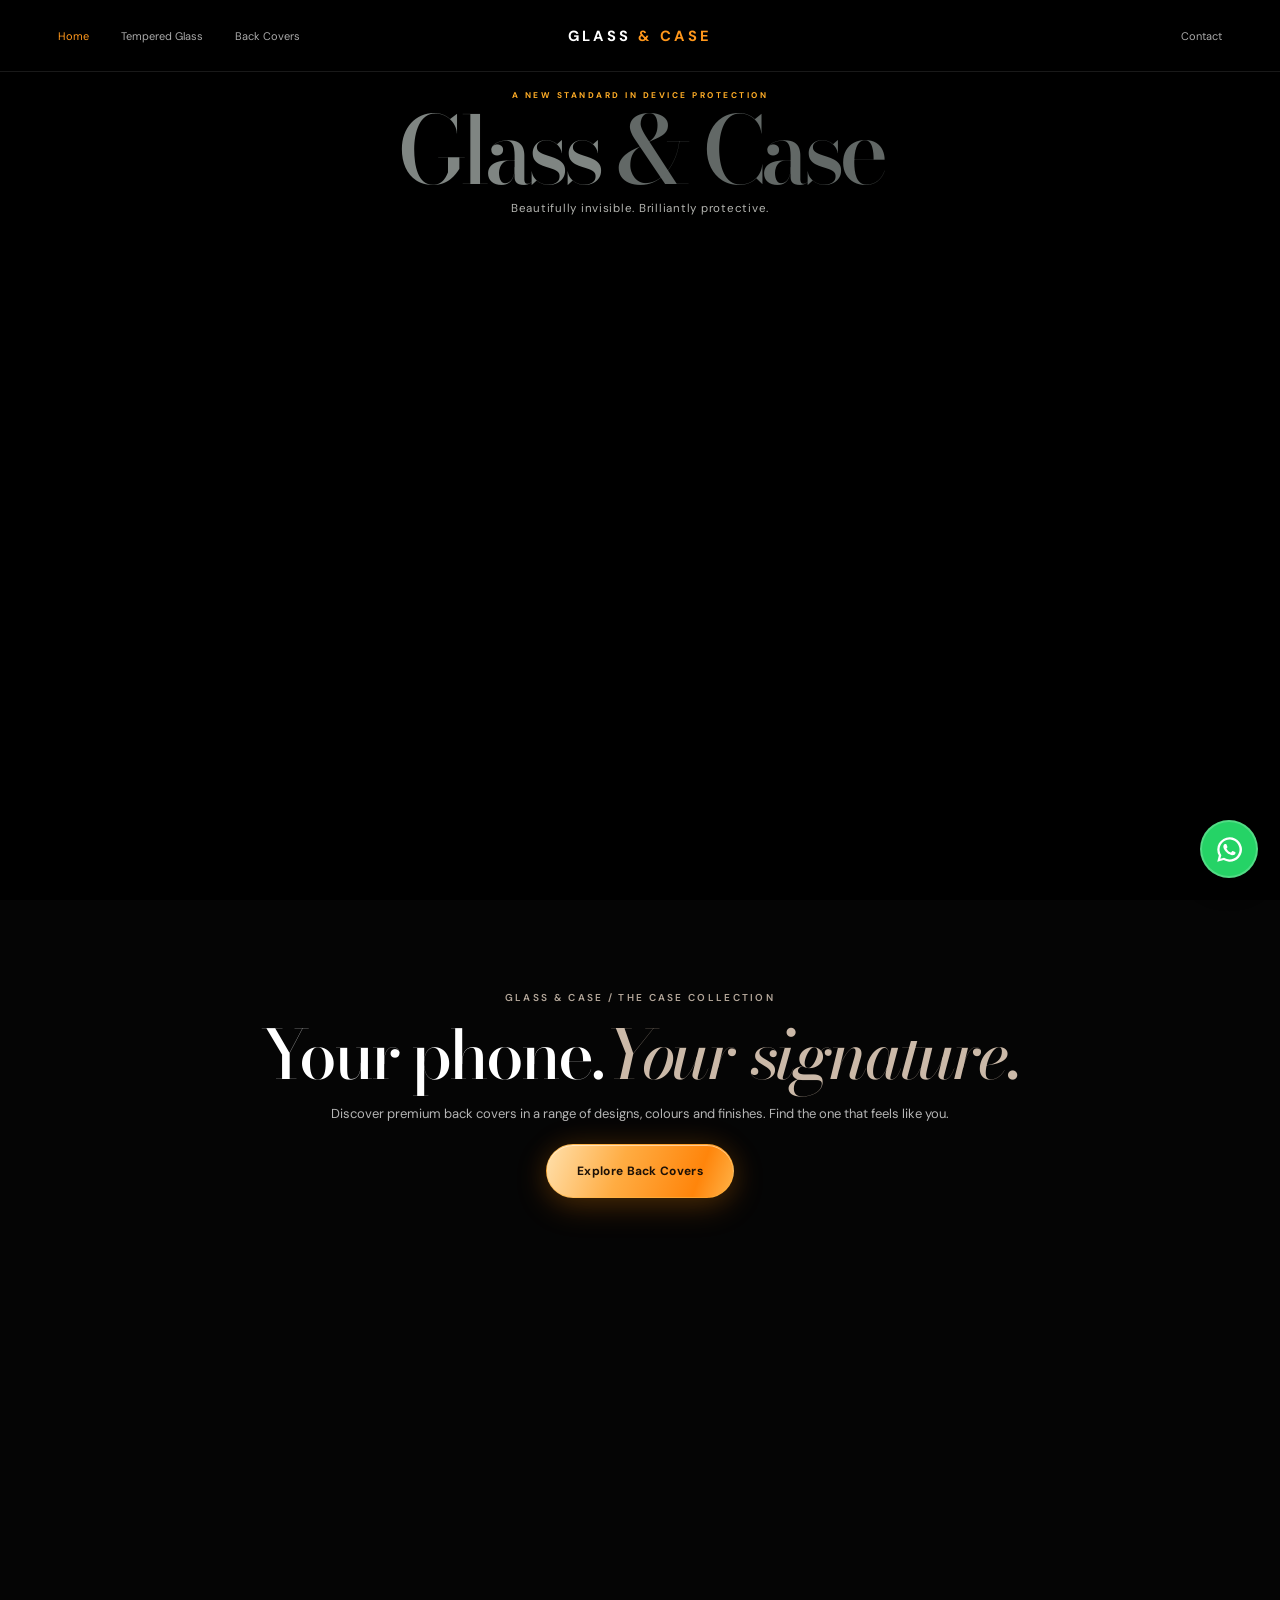
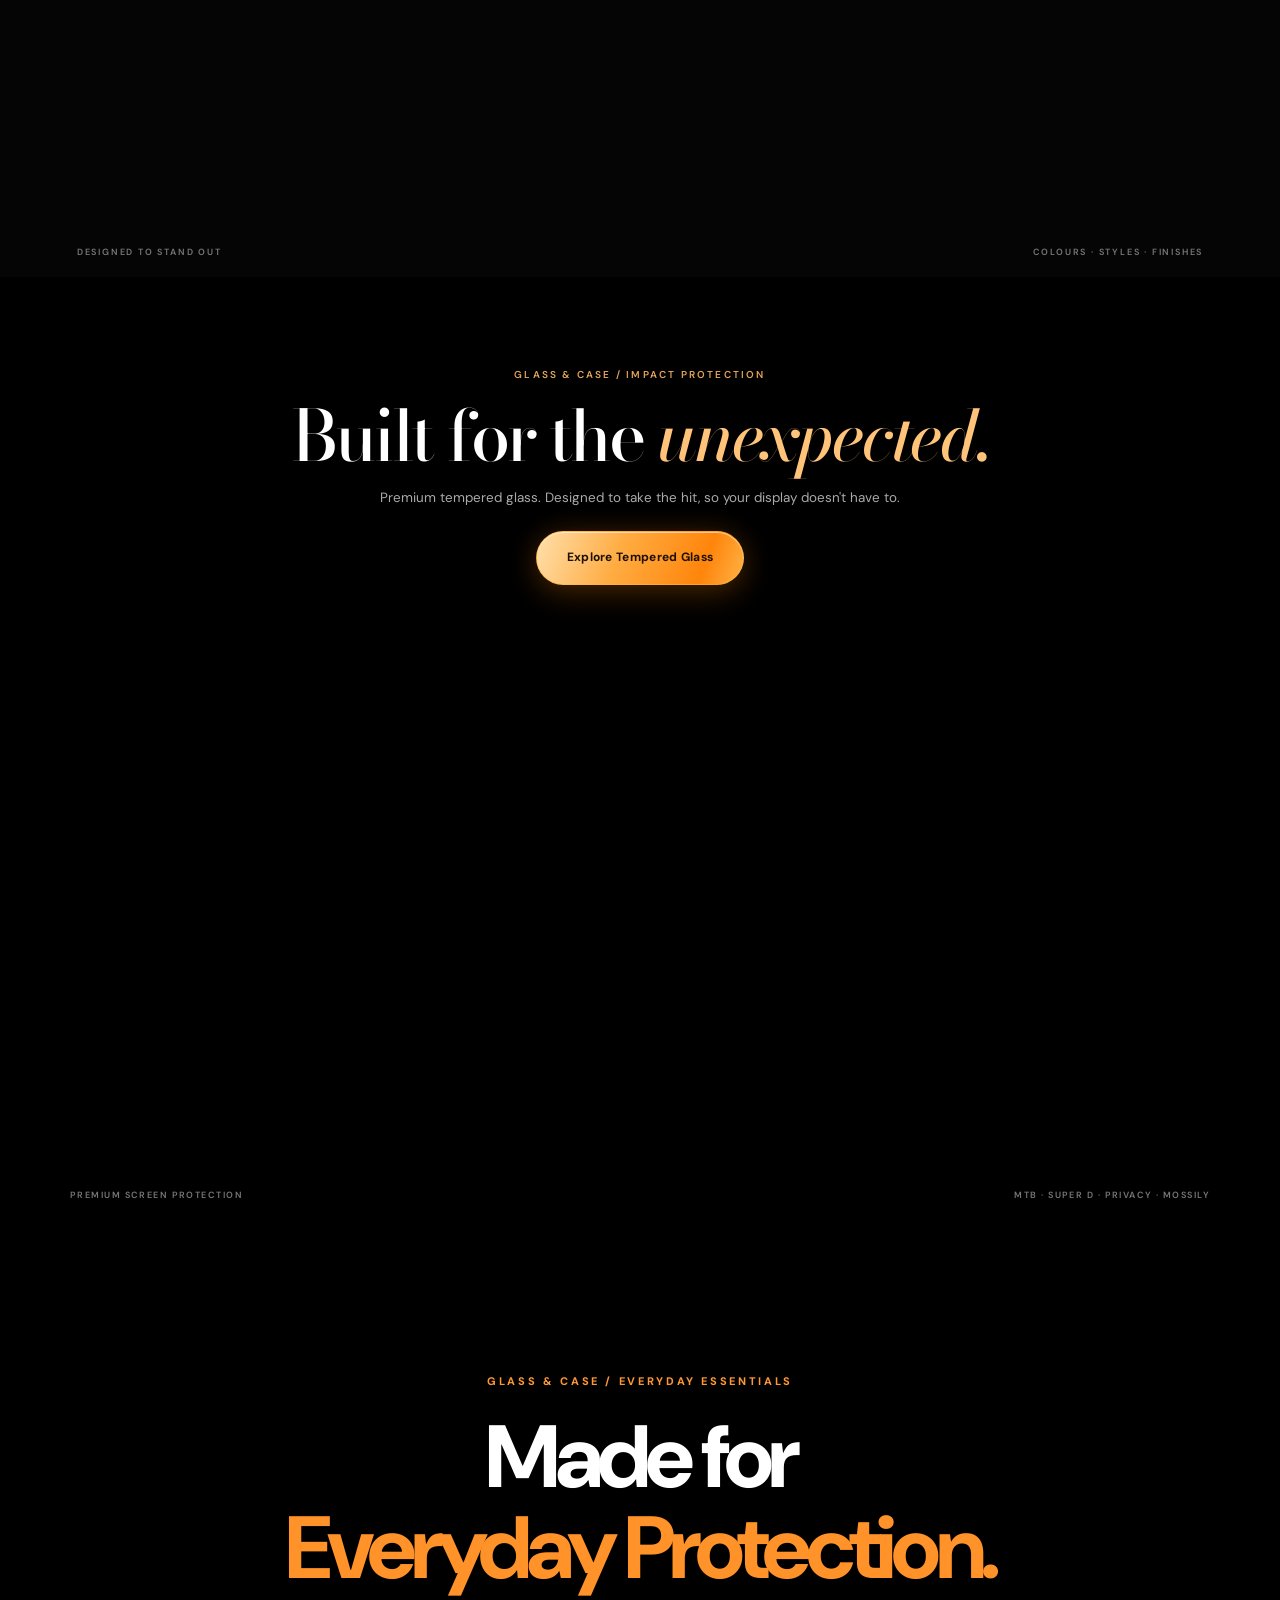
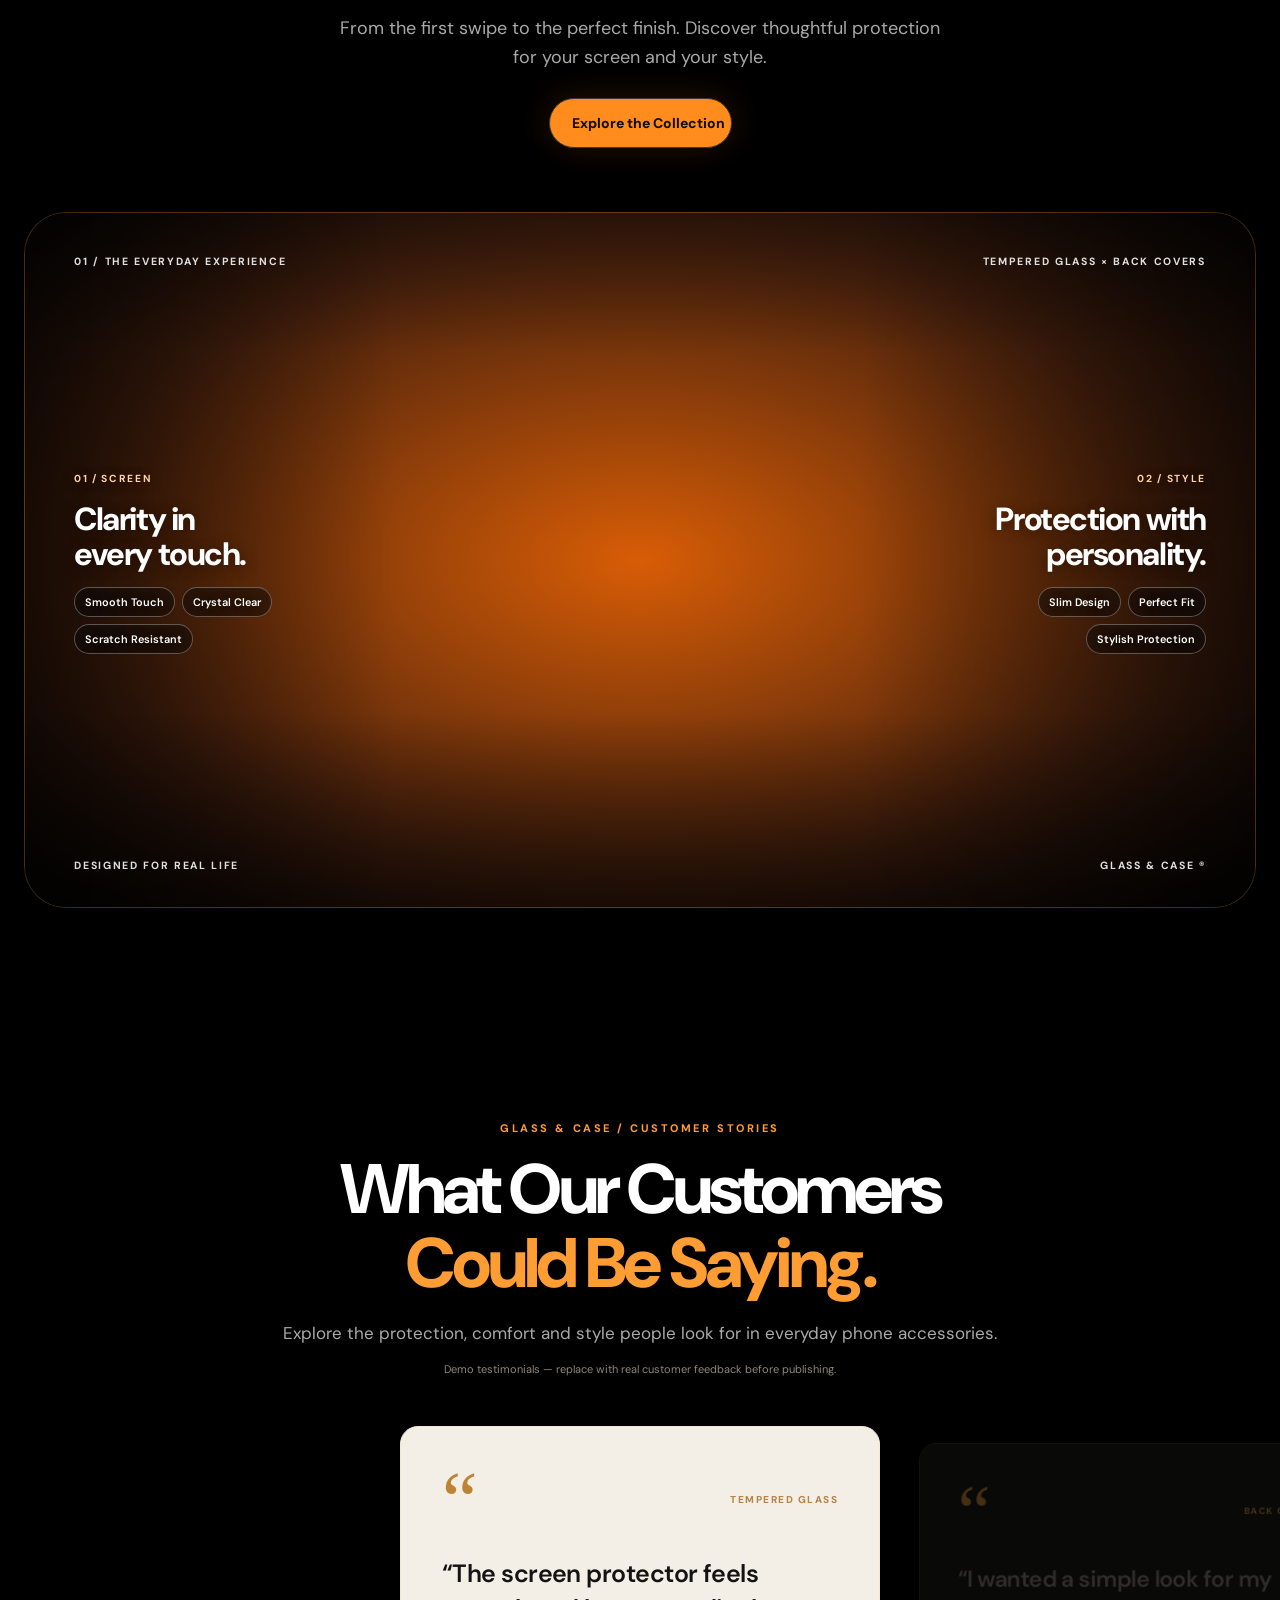
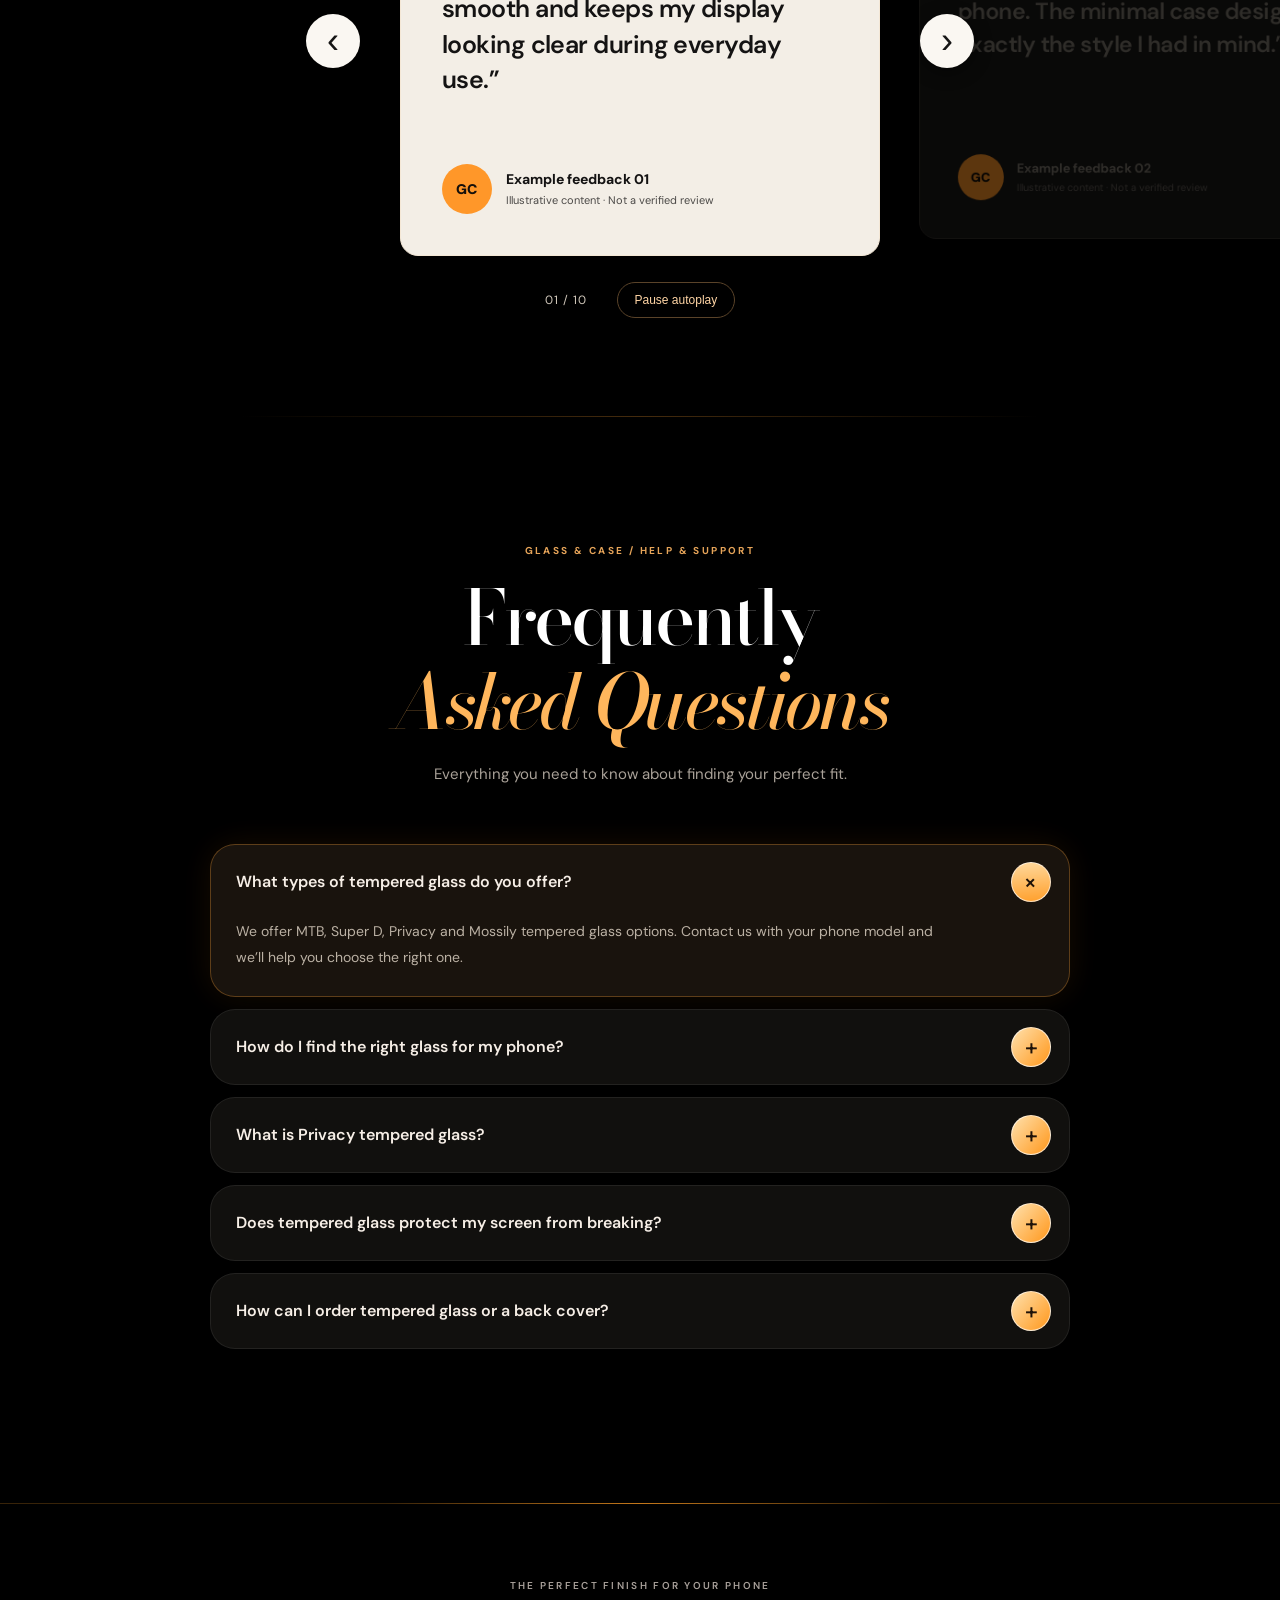
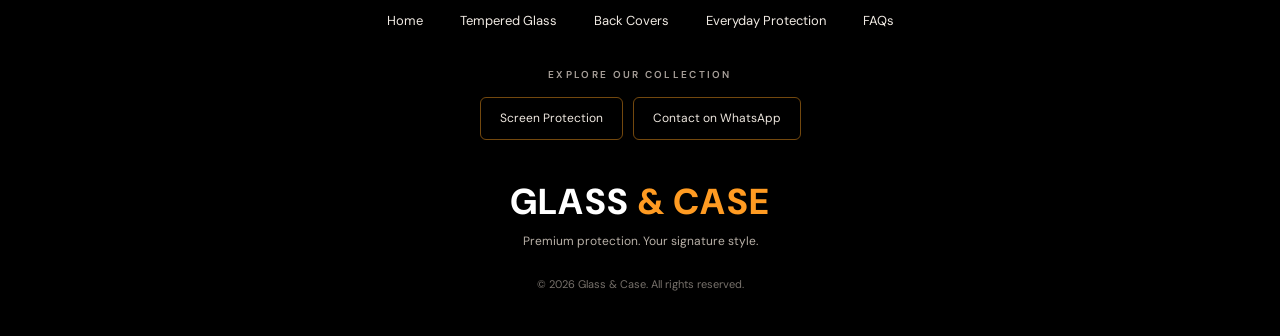
<file: index.html>
<!DOCTYPE html>

<html lang="en">
<head>
<meta charset="utf-8"/>
<meta content="width=device-width,initial-scale=1,viewport-fit=cover" name="viewport"/>
<meta content="#000000" name="theme-color"/>
<meta content="Explore Glass &amp; Case premium tempered glass screen protectors, engineered for clarity, impact protection and precision fit. Discover our collections and find your glass." name="description"/>
<title>Glass &amp; Case | Premium Tempered Glass &amp; Screen Protectors</title>
<link href="https://fonts.googleapis.com" rel="preconnect"/>
<link crossorigin="" href="https://fonts.gstatic.com" rel="preconnect"/>
<link href="https://fonts.googleapis.com/css2?family=Bodoni+Moda:opsz,wght@6..96,500;6..96,600&amp;family=DM+Sans:wght@400;500;600;700;800;900&amp;display=swap" rel="stylesheet"/>
<link as="video" href="assets/device-protection.mp4" rel="preload" type="video/mp4"/>
<link href="styles.css" rel="stylesheet"/>
<meta content="index, follow, max-image-preview:large, max-snippet:-1, max-video-preview:-1" name="robots"/><meta content="website" property="og:type"/><meta content="Glass &amp; Case" property="og:site_name"/><meta content="Glass &amp; Case | Premium Tempered Glass &amp; Screen Protectors" property="og:title"/><meta content="Explore Glass &amp; Case premium tempered glass screen protectors, engineered for clarity, impact protection and precision fit. Discover our collections and find your glass." property="og:description"/><meta content="summary_large_image" name="twitter:card"/><meta content="Glass &amp; Case | Premium Tempered Glass &amp; Screen Protectors" name="twitter:title"/><meta content="Explore Glass &amp; Case premium tempered glass screen protectors, engineered for clarity, impact protection and precision fit. Discover our collections and find your glass." name="twitter:description"/><meta content="frames/000.jpg" property="og:image"/><meta content="frames/000.jpg" name="twitter:image"/><script type="application/ld+json">{"@context":"https://schema.org","@type":"Brand","name":"Glass & Case","description":"Premium tempered glass screen protectors and phone protection accessories."}</script><link href="shared-site.css" rel="stylesheet"/><link href="mobile-polish.css" rel="stylesheet"/></head>
<body>
<header class="gg-nav">
<nav aria-label="Product navigation" class="gg-nav-left"><a aria-current="page" class="current" href="index.html#home">Home</a><a href="tempered-glass-store.html">Tempered Glass</a><a href="back-cover-store.html">Back Covers</a></nav>
<a aria-label="Glass &amp; Case home" class="gg-brand" href="#home">GLASS <span>&amp; CASE</span></a>
<a class="gg-nav-contact" href="https://wa.me/94777318581?text=Hi%20Glass%20%26%20Case%2C%20I%20would%20like%20to%20know%20more%20about%20your%20products." rel="noopener noreferrer" target="_blank">Contact </a>
</header>
<main id="home">
<section aria-label="Glass &amp; Case cinematic protector demonstration" class="gg-scroll-story gg-video-hero" id="tempered-glass">
<div class="gg-sticky">
<div class="gg-heading">
<p class="gg-eyebrow">A NEW STANDARD IN DEVICE PROTECTION</p>
<h1>Glass<span> &amp; Case</span></h1>
<p class="gg-subtitle">Beautifully invisible. Brilliantly protective.</p>
</div>
<div class="gg-showcase"><div class="gg-media">
<video aria-label="Glass and Case device protection product video" class="gg-hero-video" data-missing-video="true" loop="" muted="" playsinline="" preload="none" webkit-playsinline=""><source src="assets/device-protection.mp4" type="video/mp4"/></video>
</div></div>
</div>
</section>
<section aria-labelledby="case-title" class="case-collection" id="back-covers">
<div class="case-copy"><span class="case-overline">GLASS &amp; CASE / THE CASE COLLECTION</span><h2 id="case-title">Your phone.<br/><em>Your signature.</em></h2><p>Discover premium back covers in a range of designs, colours and finishes. Find the one that feels like you.</p><a class="case-cta premium-gradient-cta" href="back-cover-store.html" rel="noopener noreferrer" target="_blank">Explore Back Covers </a></div>
<div class="case-film"><video aria-label="Premium smartphone back cover colours and designs" data-missing-video="true" loop="" muted="" playsinline="" preload="none" webkit-playsinline=""><source src="assets/back-cover-collection.mp4" type="video/mp4"/></video></div>
<div class="case-footer"><span>DESIGNED TO STAND OUT</span><span>COLOURS · STYLES · FINISHES</span></div>
</section><section aria-labelledby="impact-title" class="glass-impact-section" id="impact-protection"><div class="impact-head"><p class="impact-kicker">GLASS &amp; CASE / IMPACT PROTECTION</p><h2 id="impact-title">Built for the <em>unexpected.</em></h2><p class="impact-desc">Premium tempered glass. Designed to take the hit, so your display doesn't have to.</p><a class="premium-gradient-cta impact-cta" href="tempered-glass-store.html" rel="noopener noreferrer" target="_blank">Explore Tempered Glass </a></div><div class="impact-film"><video aria-label="Tempered glass impact demonstration with steel ball" data-missing-video="true" loop="" muted="" playsinline="" preload="none" webkit-playsinline=""><source src="assets/tempered-glass-impact.mp4" type="video/mp4"/>Your browser does not support this video.</video></div><div class="impact-footer"><span>PREMIUM SCREEN PROTECTION</span><span>MTB · SUPER D · PRIVACY · MOSSILY</span></div></section>
<!-- SECTION 02 · EDITORIAL IMPACT LAB: ONE SITE NAV, DIFFERENT LAYOUT -->
<!-- SECTION 03: THE PERFECT FINISH — installed glass, final reveal -->
<!-- SECTION 04: THE Glass &amp; Case COLLECTION — 4 PRODUCT DETAILS / 2 SCROLL PHASES -->
<!-- SECTION 05: MTB / EVERY TOUCH, EVERY EDGE -->
<!-- SECTION 06: SUPER D / ENGINEERED TO ENDURE -->
<!-- SECTION 07: PRIVACY TEMPERED GLASS / CLEAR HEAD-ON, PRIVATE FROM THE SIDE -->
<!-- SECTION 08: MOSSILY PREMIUM TEMPERED GLASS / ORIGINAL 60-FRAME SCROLL EXPERIENCE -->
<!-- SECTION 09: EASY DIY INSTALLATION -->
<section aria-labelledby="gc-everyday-title" class="gc-everyday" id="everyday-protection">
<div class="gc-everyday-intro">
<p class="gc-everyday-kicker">GLASS &amp; CASE / EVERYDAY ESSENTIALS</p>
<h2 id="gc-everyday-title">Made for<br/><em>Everyday Protection.</em></h2>
<p class="gc-everyday-lead">From the first swipe to the perfect finish. Discover thoughtful protection for your screen and your style.</p>
<a class="gc-everyday-cta" href="https://wa.me/94777318581?text=Hi%20Glass%20%26%20Case%2C%20I%27d%20like%20to%20explore%20tempered%20glass%20and%20back%20covers%20for%20my%20phone." rel="noopener noreferrer" target="_blank"><span>Explore the Collection</span></a>
</div>
<div class="gc-everyday-stage">
<div class="gc-everyday-top"><span>01 / THE EVERYDAY EXPERIENCE</span><span>TEMPERED GLASS × BACK COVERS</span></div>
<video aria-label="A phone scrolling smoothly then turning to reveal a stylish back cover" class="gc-everyday-video" data-missing-video="true" loop="" muted="" playsinline="" preload="none" webkit-playsinline=""><source src="assets/everyday-protection.mp4" type="video/mp4"/></video>
<div aria-hidden="true" class="gc-everyday-scrim"></div>
<div class="gc-everyday-overlay">
<div class="gc-everyday-feature gc-everyday-feature-left">
<span class="gc-everyday-feature-num">01 / SCREEN</span>
<h3>Clarity in<br/>every touch.</h3>
<div class="gc-everyday-tags"><span>Smooth Touch</span><span>Crystal Clear</span><span>Scratch Resistant</span></div>
</div>
<div class="gc-everyday-feature gc-everyday-feature-right">
<span class="gc-everyday-feature-num">02 / STYLE</span>
<h3>Protection with<br/>personality.</h3>
<div class="gc-everyday-tags"><span>Slim Design</span><span>Perfect Fit</span><span>Stylish Protection</span></div>
</div>
</div>
<div class="gc-everyday-bottom"><span>DESIGNED FOR REAL LIFE</span><span>GLASS &amp; CASE ®</span></div>
</div>
</section>
<section aria-labelledby="gc-reviews-title" class="gc-reviews" id="customer-reviews">
<div class="gc-review-header"><p class="gc-review-kicker">GLASS &amp; CASE / CUSTOMER STORIES</p><h2 id="gc-reviews-title">What Our Customers<br/><em>Could Be Saying.</em></h2><p>Explore the protection, comfort and style people look for in everyday phone accessories.</p><div class="gc-review-notice">Demo testimonials — replace with real customer feedback before publishing.</div></div>
<div aria-label="Example testimonials carousel" aria-roledescription="carousel" class="gc-review-shell">
<div class="gc-review-track" id="gc-review-track"><article aria-label="Sample review 1 of 10" class="gc-review-card" data-review-index="0"><div class="gc-review-top"><span aria-hidden="true" class="gc-review-quote">“</span><span class="gc-review-kind">Tempered Glass</span></div><blockquote>“The screen protector feels smooth and keeps my display looking clear during everyday use.”</blockquote><div class="gc-review-person"><span aria-hidden="true" class="gc-review-avatar">GC</span><span><strong>Example feedback 01</strong><small>Illustrative content · Not a verified review</small></span></div></article>
<article aria-label="Sample review 2 of 10" class="gc-review-card" data-review-index="1"><div class="gc-review-top"><span aria-hidden="true" class="gc-review-quote">“</span><span class="gc-review-kind">Back Covers</span></div><blockquote>“I wanted a simple look for my phone. The minimal case design is exactly the style I had in mind.”</blockquote><div class="gc-review-person"><span aria-hidden="true" class="gc-review-avatar">GC</span><span><strong>Example feedback 02</strong><small>Illustrative content · Not a verified review</small></span></div></article>
<article aria-label="Sample review 3 of 10" class="gc-review-card" data-review-index="2"><div class="gc-review-top"><span aria-hidden="true" class="gc-review-quote">“</span><span class="gc-review-kind">Privacy Glass</span></div><blockquote>“The side-view privacy effect is a useful feature when I’m on the move.”</blockquote><div class="gc-review-person"><span aria-hidden="true" class="gc-review-avatar">GC</span><span><strong>Example feedback 03</strong><small>Illustrative content · Not a verified review</small></span></div></article>
<article aria-label="Sample review 4 of 10" class="gc-review-card" data-review-index="3"><div class="gc-review-top"><span aria-hidden="true" class="gc-review-quote">“</span><span class="gc-review-kind">Back Covers</span></div><blockquote>“A neat fit around the buttons and camera makes the case feel carefully designed.”</blockquote><div class="gc-review-person"><span aria-hidden="true" class="gc-review-avatar">GC</span><span><strong>Example feedback 04</strong><small>Illustrative content · Not a verified review</small></span></div></article>
<article aria-label="Sample review 5 of 10" class="gc-review-card" data-review-index="4"><div class="gc-review-top"><span aria-hidden="true" class="gc-review-quote">“</span><span class="gc-review-kind">Tempered Glass</span></div><blockquote>“The glass sits neatly on my phone and the touch response feels natural.”</blockquote><div class="gc-review-person"><span aria-hidden="true" class="gc-review-avatar">GC</span><span><strong>Example feedback 05</strong><small>Illustrative content · Not a verified review</small></span></div></article>
<article aria-label="Sample review 6 of 10" class="gc-review-card" data-review-index="5"><div class="gc-review-top"><span aria-hidden="true" class="gc-review-quote">“</span><span class="gc-review-kind">Back Covers</span></div><blockquote>“The clear cover lets the original phone colour stand out without looking bulky.”</blockquote><div class="gc-review-person"><span aria-hidden="true" class="gc-review-avatar">GC</span><span><strong>Example feedback 06</strong><small>Illustrative content · Not a verified review</small></span></div></article>
<article aria-label="Sample review 7 of 10" class="gc-review-card" data-review-index="6"><div class="gc-review-top"><span aria-hidden="true" class="gc-review-quote">“</span><span class="gc-review-kind">Everyday Protection</span></div><blockquote>“I like having both the glass and a case picked for the same phone model.”</blockquote><div class="gc-review-person"><span aria-hidden="true" class="gc-review-avatar">GC</span><span><strong>Example feedback 07</strong><small>Illustrative content · Not a verified review</small></span></div></article>
<article aria-label="Sample review 8 of 10" class="gc-review-card" data-review-index="7"><div class="gc-review-top"><span aria-hidden="true" class="gc-review-quote">“</span><span class="gc-review-kind">Back Covers</span></div><blockquote>“The textured finish looks clean and feels comfortable in the hand.”</blockquote><div class="gc-review-person"><span aria-hidden="true" class="gc-review-avatar">GC</span><span><strong>Example feedback 08</strong><small>Illustrative content · Not a verified review</small></span></div></article>
<article aria-label="Sample review 9 of 10" class="gc-review-card" data-review-index="8"><div class="gc-review-top"><span aria-hidden="true" class="gc-review-quote">“</span><span class="gc-review-kind">Tempered Glass</span></div><blockquote>“The screen remains bright and easy to read with the protector applied.”</blockquote><div class="gc-review-person"><span aria-hidden="true" class="gc-review-avatar">GC</span><span><strong>Example feedback 09</strong><small>Illustrative content · Not a verified review</small></span></div></article>
<article aria-label="Sample review 10 of 10" class="gc-review-card" data-review-index="9"><div class="gc-review-top"><span aria-hidden="true" class="gc-review-quote">“</span><span class="gc-review-kind">Back Covers</span></div><blockquote>“The colour options make it easy to give a phone a fresh new look.”</blockquote><div class="gc-review-person"><span aria-hidden="true" class="gc-review-avatar">GC</span><span><strong>Example feedback 10</strong><small>Illustrative content · Not a verified review</small></span></div></article></div>
<button aria-label="Previous testimonial" class="gc-review-arrow gc-review-prev" type="button"><span aria-hidden="true">‹</span></button>
<button aria-label="Next testimonial" class="gc-review-arrow gc-review-next" type="button"><span aria-hidden="true">›</span></button>
</div><div class="gc-review-bottom"><span aria-live="polite" id="gc-review-counter">01 / 10</span><button aria-label="Pause automatic testimonials" id="gc-review-toggle" type="button">Pause autoplay</button></div>
</section>
<section aria-labelledby="gc-faq-title" class="gc-faq-section" id="faq">
<div class="gc-faq-container">
<header class="gc-faq-heading"><p class="gc-faq-eyebrow">GLASS &amp; CASE / HELP &amp; SUPPORT</p><h2 id="gc-faq-title">Frequently<br/><em>Asked Questions</em></h2><p>Everything you need to know about finding your perfect fit.</p></header>
<div class="gc-faq-list"><details class="gc-faq-item" open=""><summary><span>What types of tempered glass do you offer?</span><span aria-hidden="true" class="gc-faq-symbol"></span></summary><div class="gc-faq-answer"><p>We offer MTB, Super D, Privacy and Mossily tempered glass options. Contact us with your phone model and we’ll help you choose the right one.</p></div></details>
<details class="gc-faq-item"><summary><span>How do I find the right glass for my phone?</span><span aria-hidden="true" class="gc-faq-symbol"></span></summary><div class="gc-faq-answer"><p>Share your exact phone brand and model with us on WhatsApp. We can help you check available compatible options before you order.</p></div></details>
<details class="gc-faq-item"><summary><span>What is Privacy tempered glass?</span><span aria-hidden="true" class="gc-faq-symbol"></span></summary><div class="gc-faq-answer"><p>Privacy tempered glass is designed to make your screen harder to view from the sides while keeping it readable from directly in front. The viewing effect may vary by model and lighting.</p></div></details>
<details class="gc-faq-item"><summary><span>Does tempered glass protect my screen from breaking?</span><span aria-hidden="true" class="gc-faq-symbol"></span></summary><div class="gc-faq-answer"><p>Tempered glass adds a sacrificial protective layer against scratches and some impacts. It cannot guarantee that the original screen will survive every drop or impact.</p></div></details>
<details class="gc-faq-item"><summary><span>How can I order tempered glass or a back cover?</span><span aria-hidden="true" class="gc-faq-symbol"></span></summary><div class="gc-faq-answer"><p>Tap Explore Tempered Glass or Explore Back Covers, or use Contact at the top of the site to message us on WhatsApp. Include your phone model and the product you want.</p></div></details></div>
</div></section>
</main>
<footer aria-label="Glass and Case footer" class="gc-site-footer" id="contact">
<div class="gc-footer-content">
<p class="gc-footer-kicker">THE PERFECT FINISH FOR YOUR PHONE</p>
<nav aria-label="Footer navigation" class="gc-footer-nav">
<a href="#home">Home</a><a href="tempered-glass-store.html">Tempered Glass</a><a href="back-cover-store.html">Back Covers</a><a href="#everyday-protection">Everyday Protection</a><a href="#faq">FAQs</a>
</nav>
<p class="gc-footer-small-title">EXPLORE OUR COLLECTION</p>
<div class="gc-footer-actions">
<a href="#impact-protection">Screen Protection</a>
<a href="https://wa.me/94777318581?text=Hi%20Glass%20%26%20Case%2C%20I%20would%20like%20to%20know%20more%20about%20your%20products." rel="noopener noreferrer" target="_blank">Contact on WhatsApp</a>
</div>
<a aria-label="Glass and Case back to top" class="gc-footer-logo" href="#home">GLASS <span>&amp; CASE</span></a>
<p class="gc-footer-tagline">Premium protection. Your signature style.</p>
<p class="gc-footer-copyright">© <span id="gc-footer-year">2026</span> Glass &amp; Case. All rights reserved.</p>
</div>
</footer>
<script defer="" src="script.js"></script>
<a aria-label="Chat with Glass and Case on WhatsApp" class="gc-wa-float" href="https://wa.me/94777318581?text=Hi%20Glass%20%26%20Case%2C%20I%20would%20like%20to%20know%20more%20about%20your%20products." rel="noopener noreferrer" target="_blank" title="Chat on WhatsApp"><svg aria-hidden="true" fill="currentColor" height="29" viewbox="0 0 32 32" width="29"><path d="M16 2.5A13.5 13.5 0 0 0 4.25 22.65L2.5 29.5l7.01-1.82A13.5 13.5 0 1 0 16 2.5Zm0 24.5a11 11 0 0 1-5.58-1.52l-.4-.24-4.13 1.07 1.1-4.02-.26-.42A11 11 0 1 1 16 27Zm6.04-8.24c-.33-.17-1.96-.97-2.27-1.08-.3-.11-.53-.16-.75.17-.22.33-.86 1.08-1.05 1.3-.2.22-.39.25-.72.08-.33-.16-1.4-.52-2.68-1.65-.99-.88-1.66-1.97-1.85-2.3-.2-.33-.02-.51.15-.68.15-.15.33-.39.5-.58.16-.19.22-.33.33-.55.11-.22.05-.42-.03-.58-.08-.17-.75-1.81-1.03-2.48-.27-.65-.54-.56-.75-.57h-.64c-.22 0-.58.08-.88.42-.3.33-1.15 1.13-1.15 2.75s1.18 3.19 1.35 3.42c.16.22 2.31 3.52 5.6 4.94.79.34 1.41.54 1.89.69.8.25 1.53.22 2.1.13.64-.1 1.96-.8 2.24-1.58.28-.77.28-1.43.19-1.57-.08-.14-.3-.22-.63-.39Z"></path></svg></a></body></html>
</file>
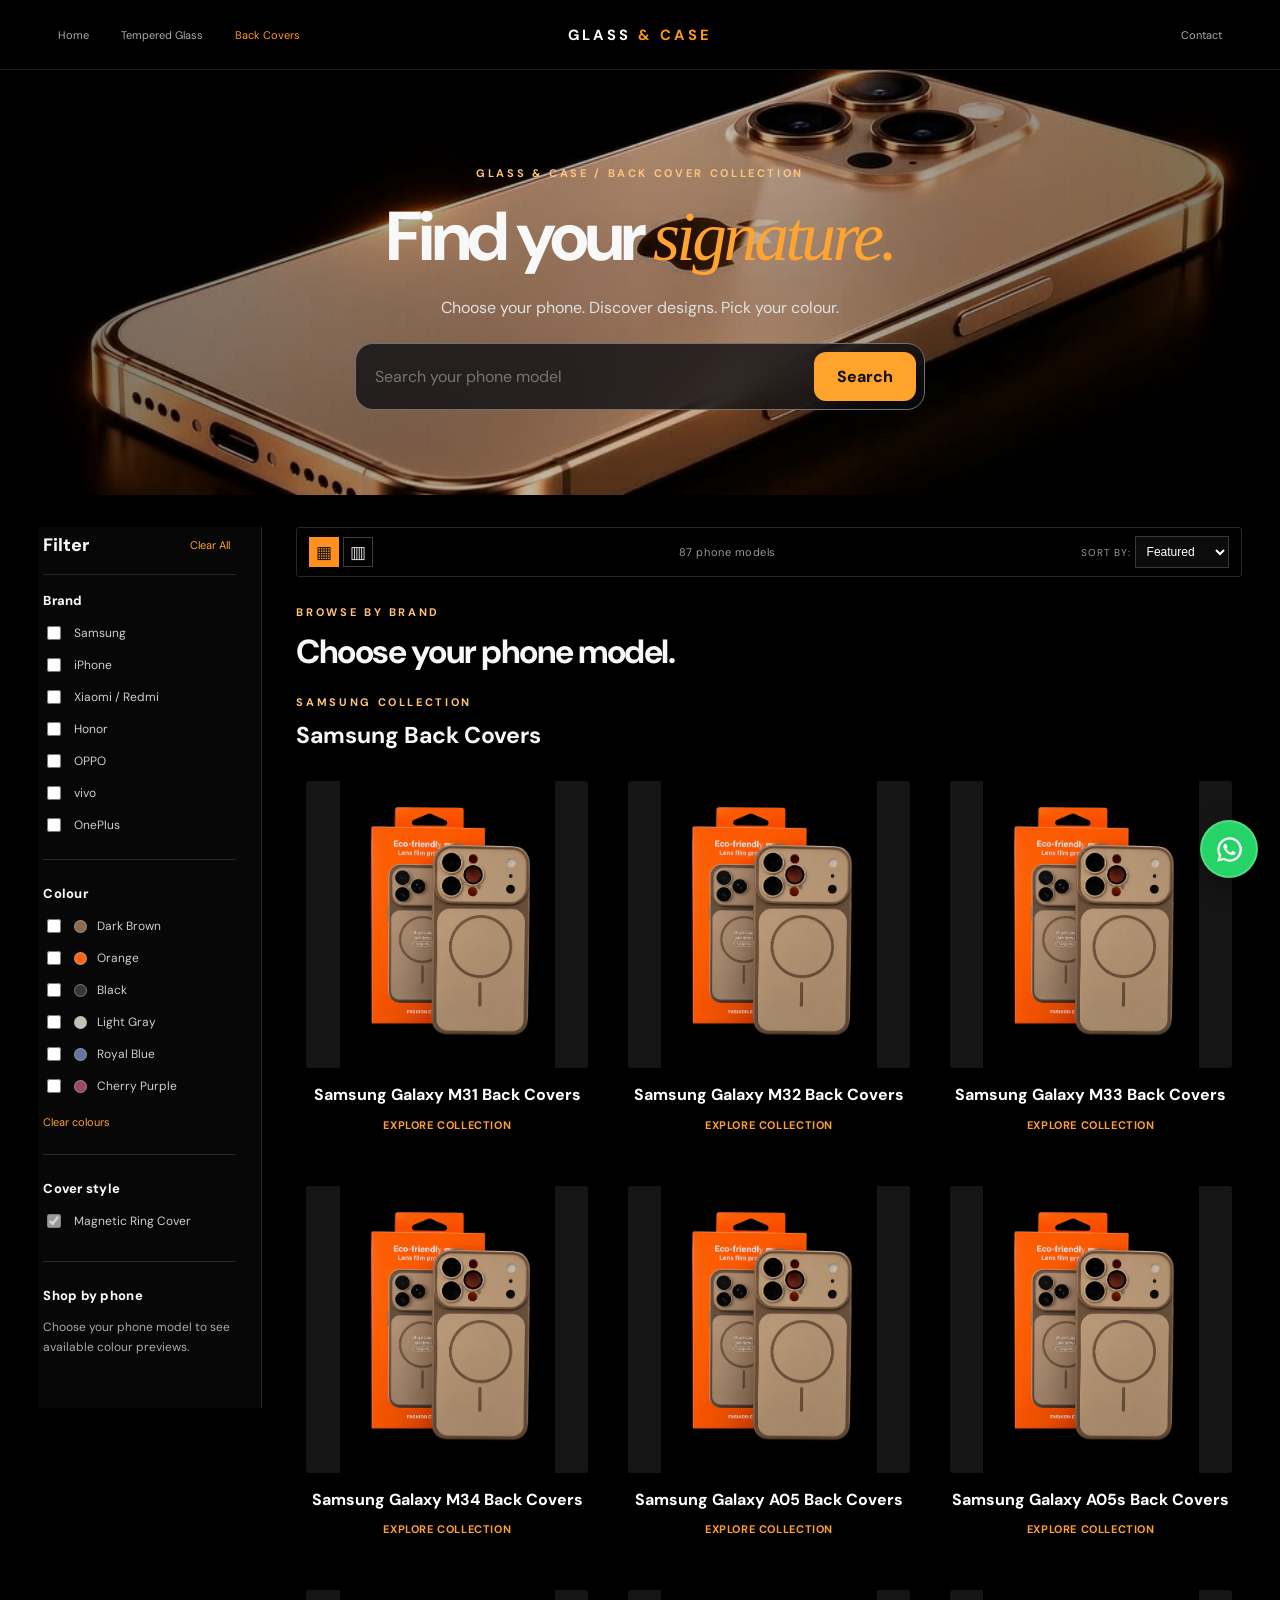
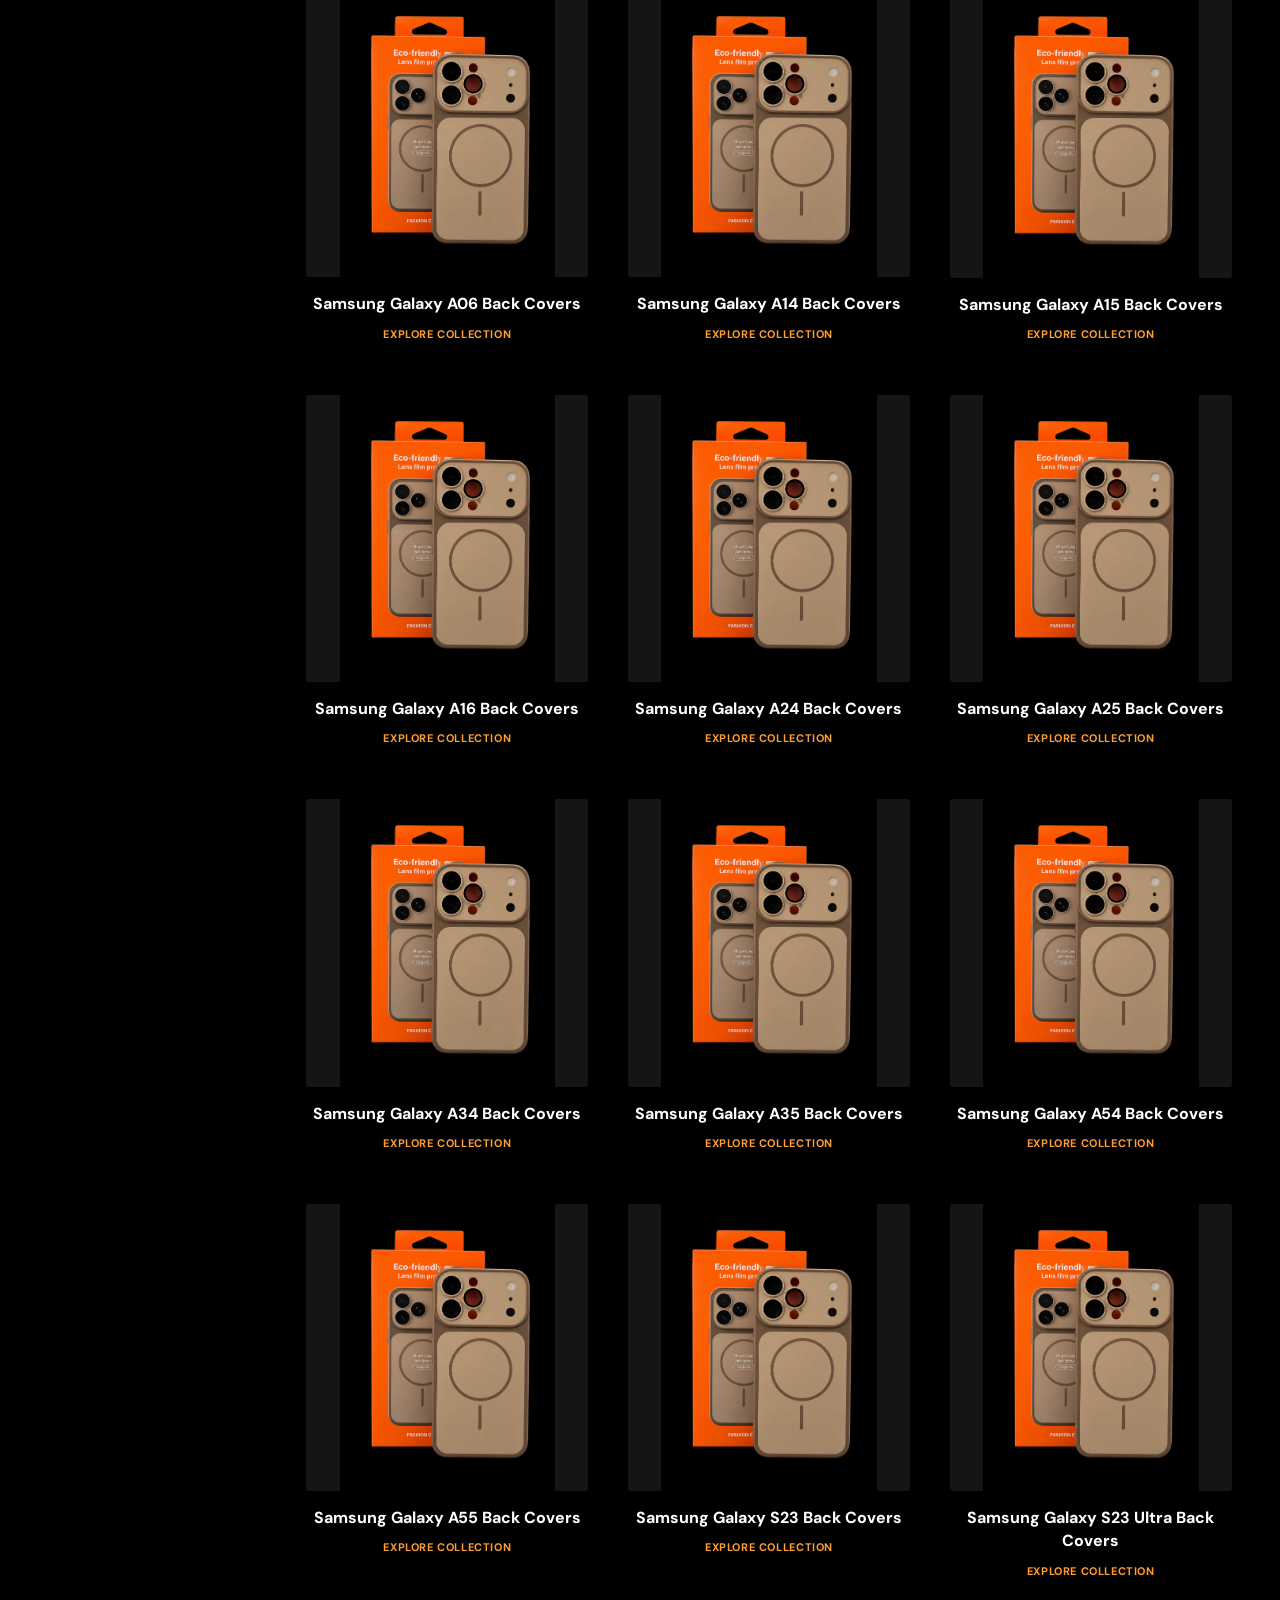
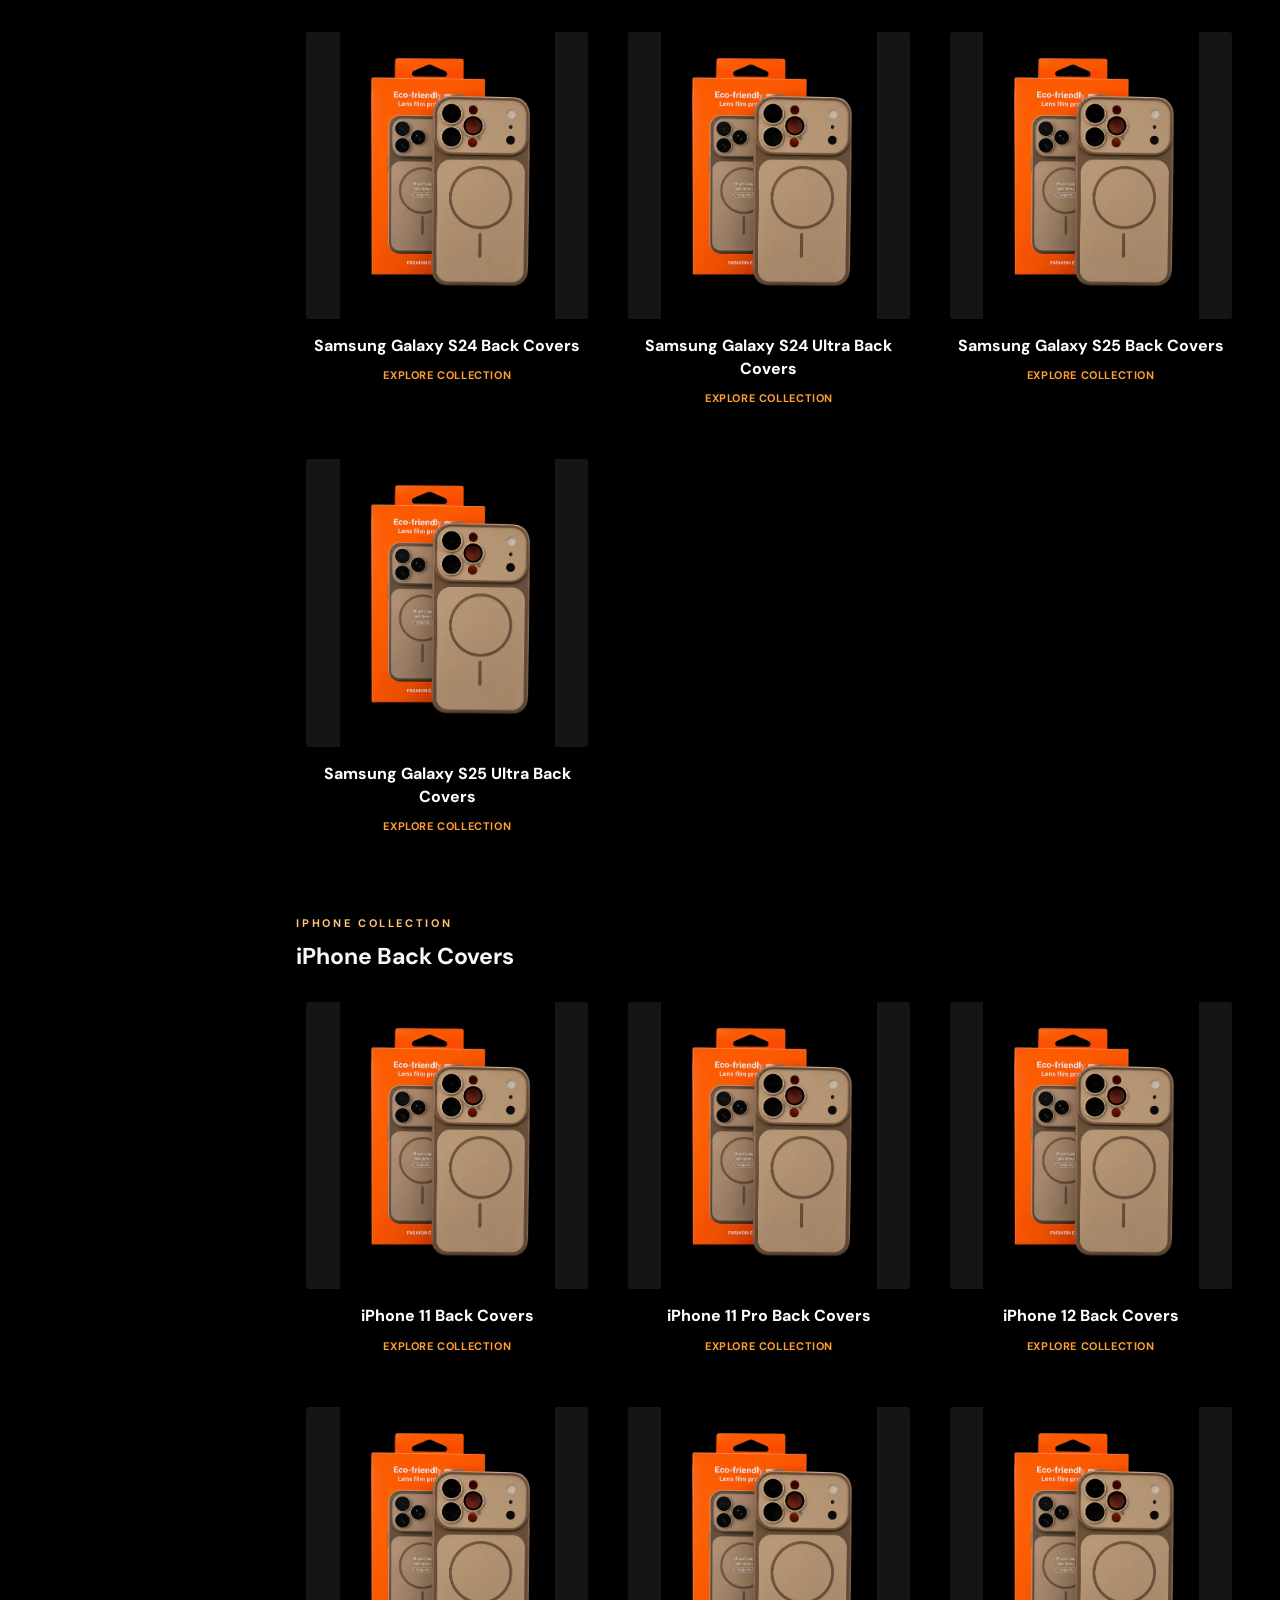
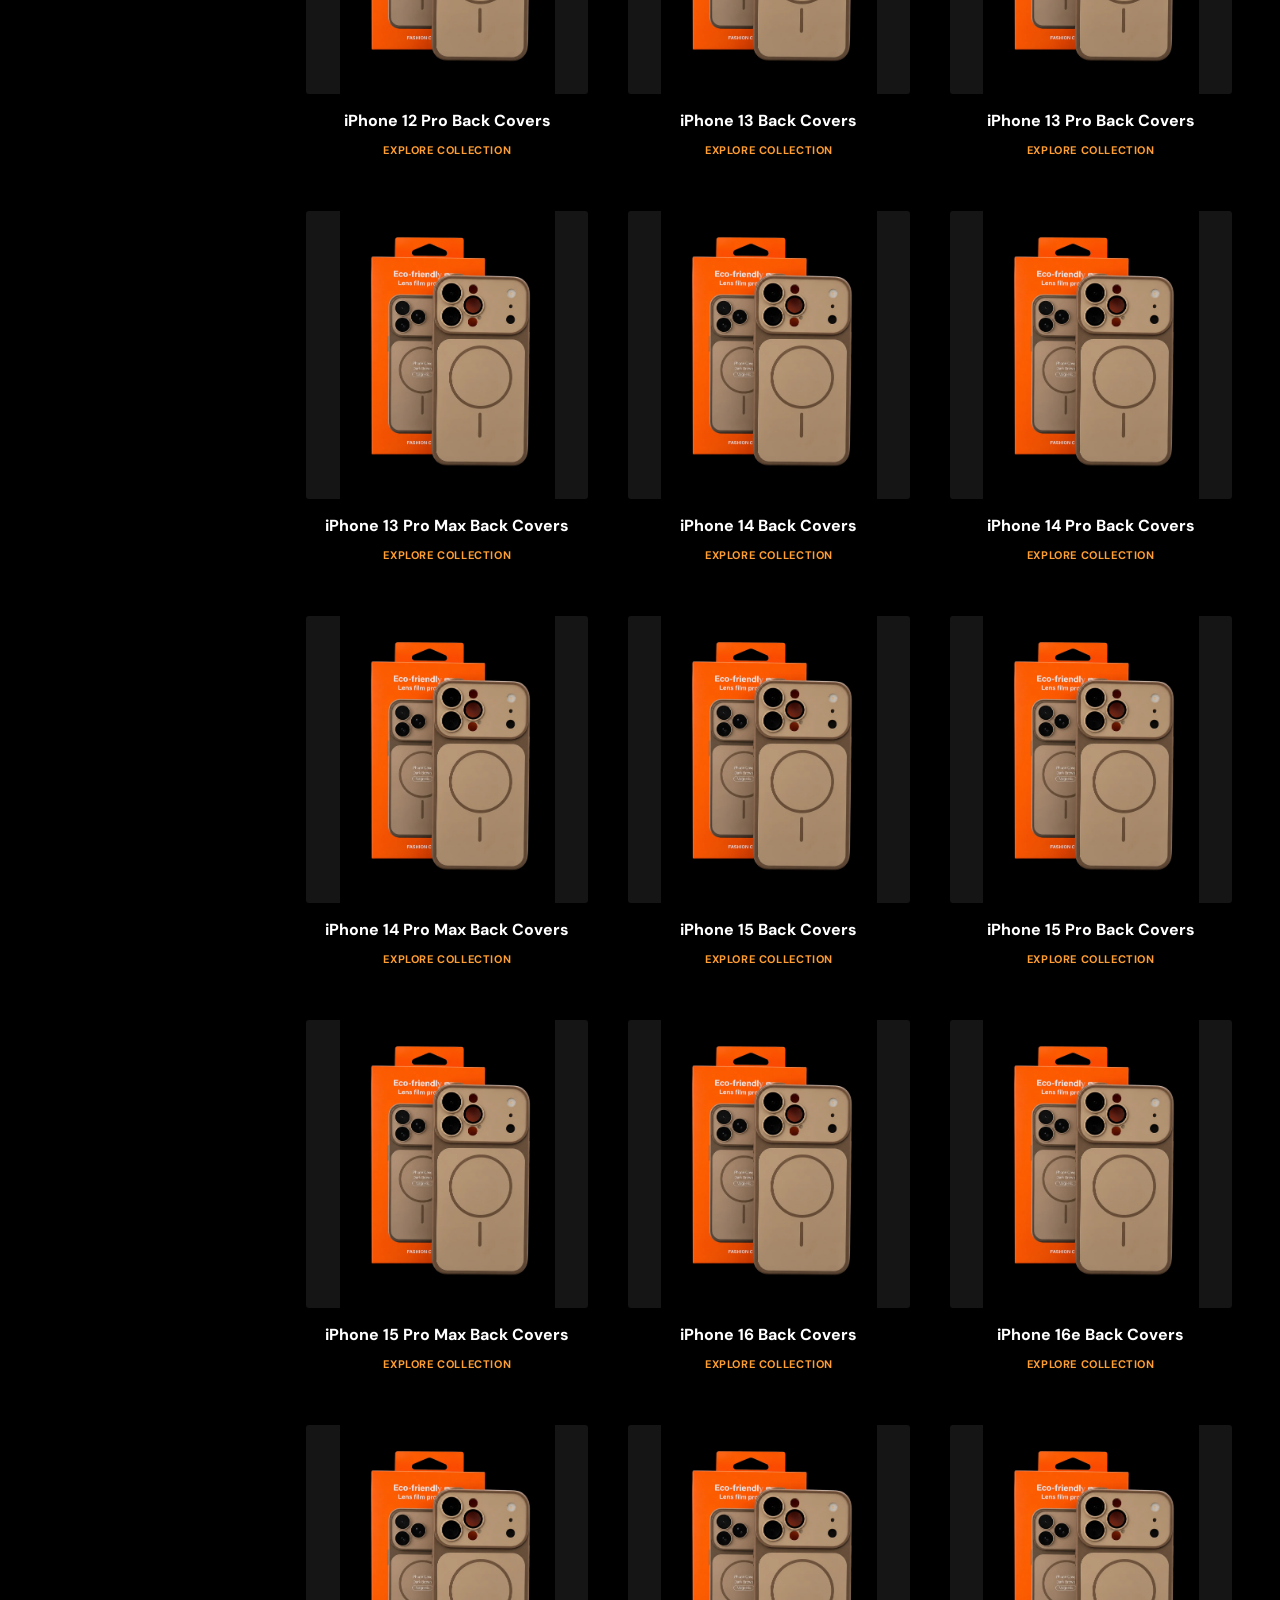
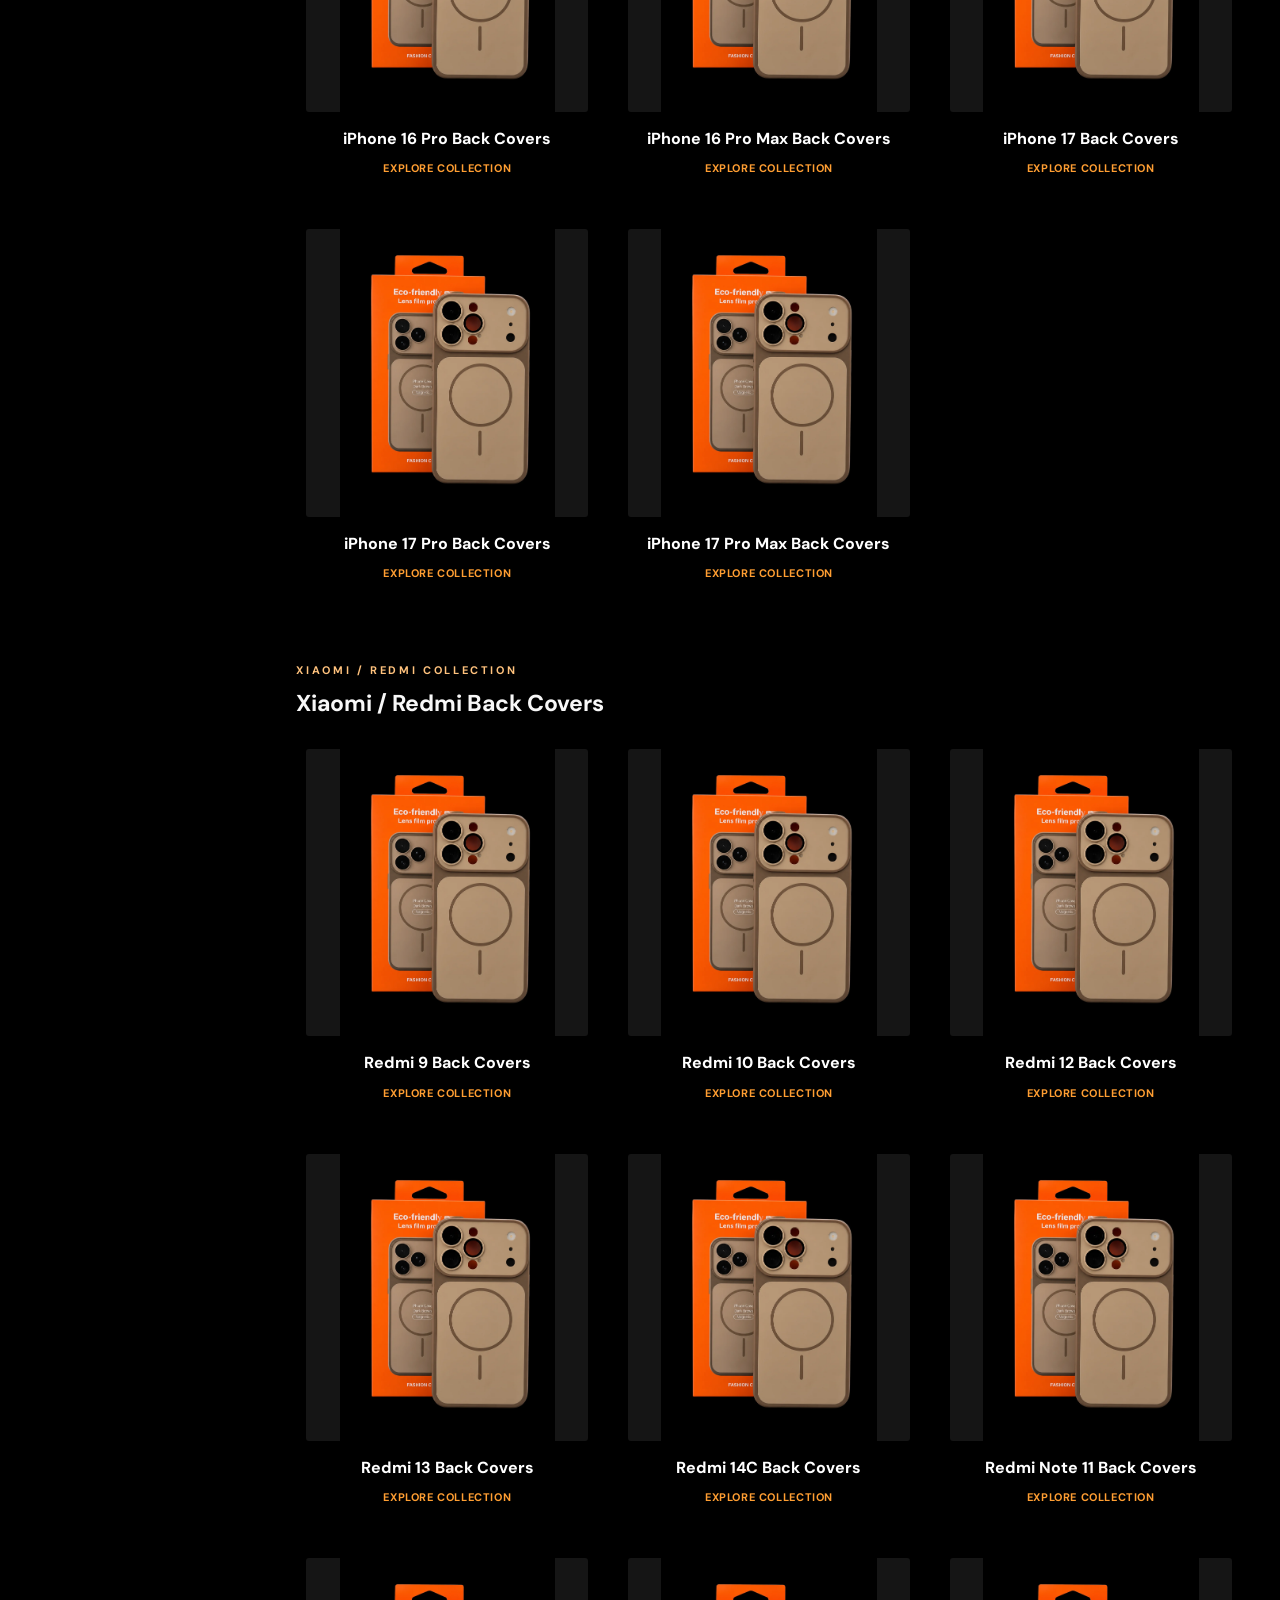
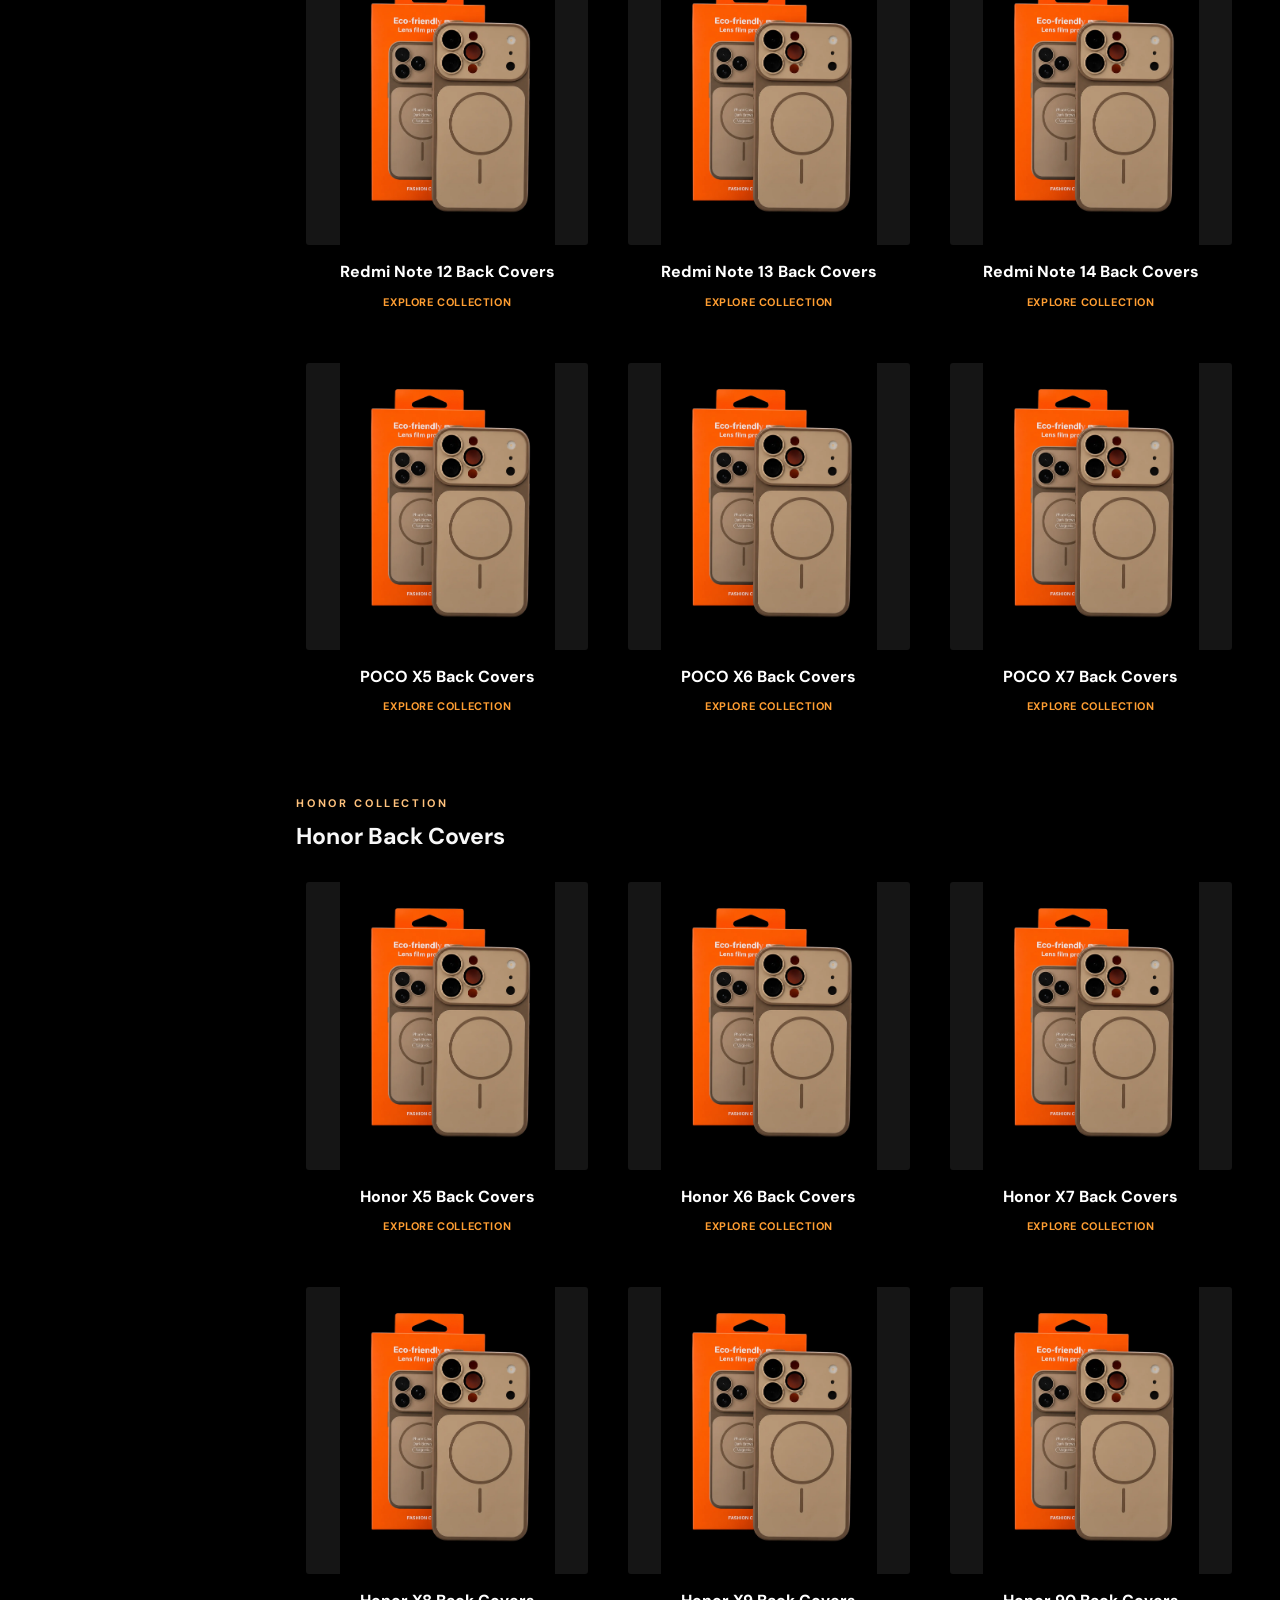
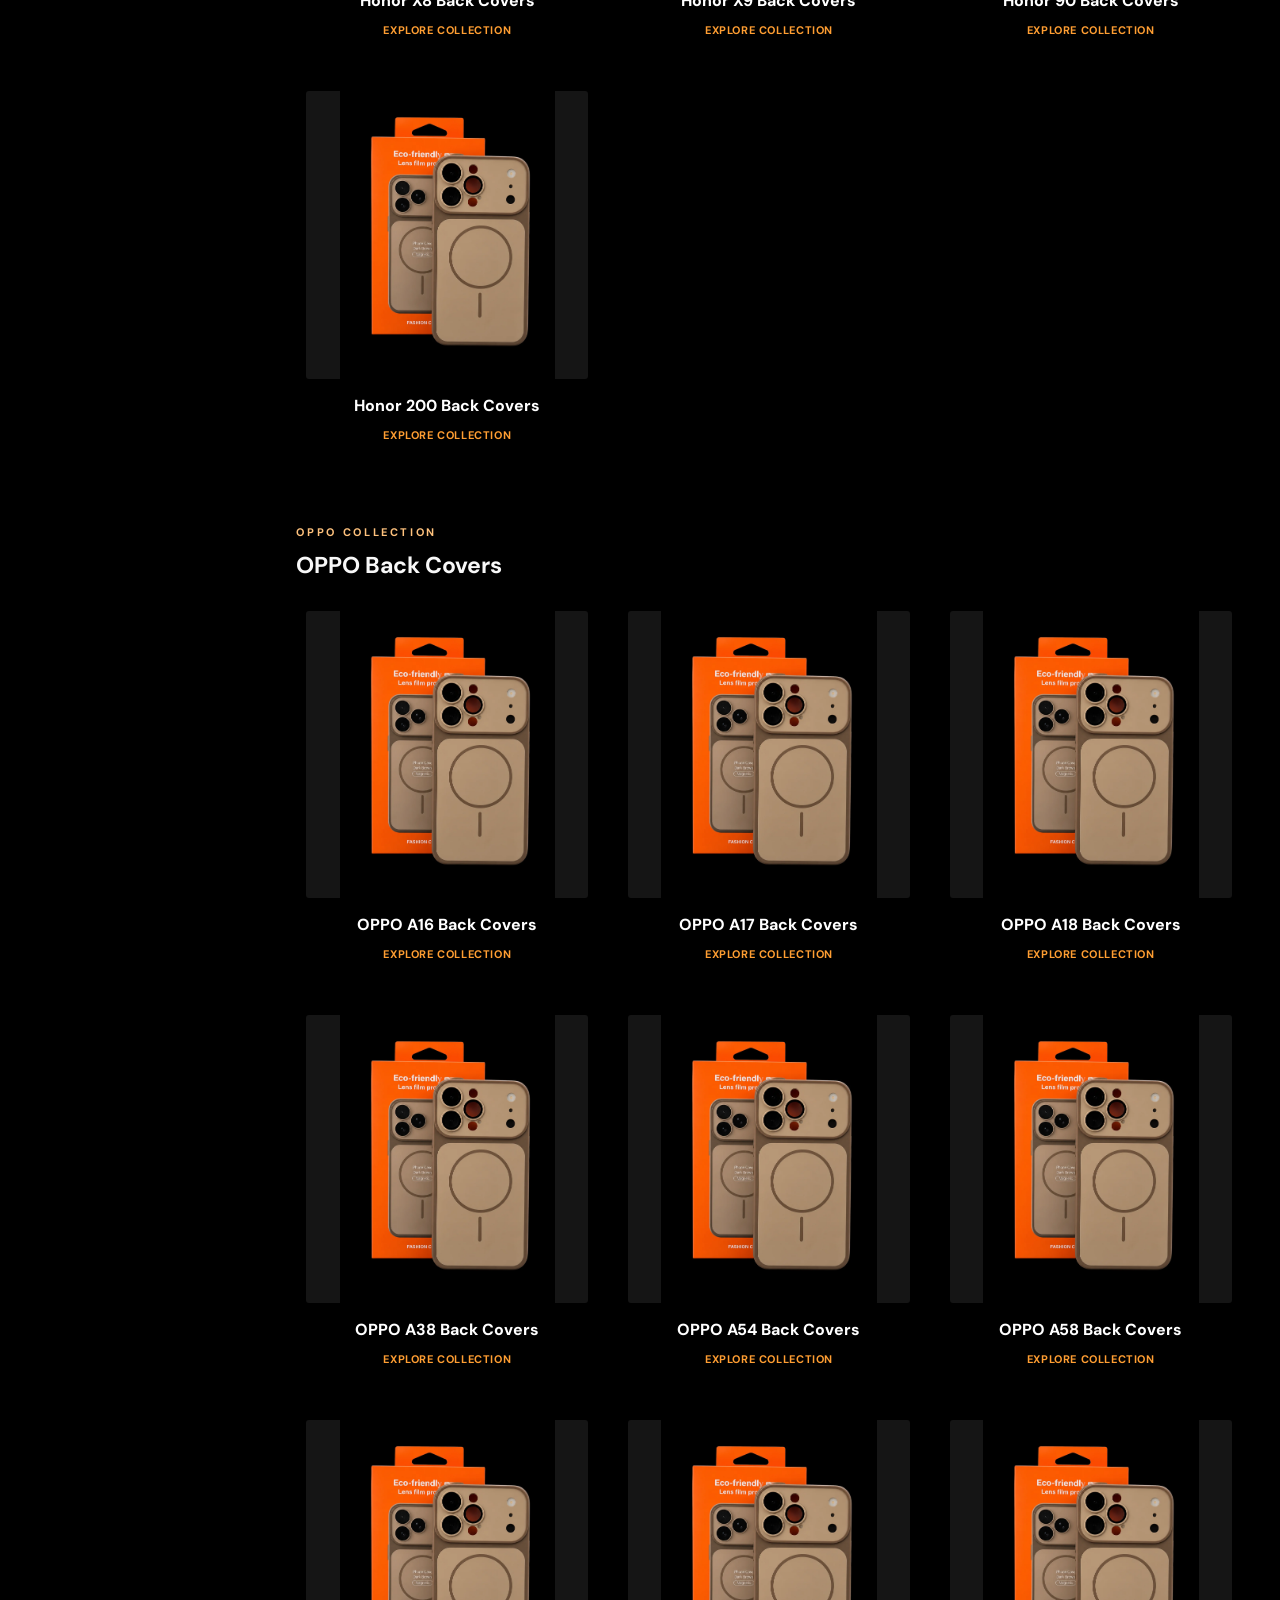
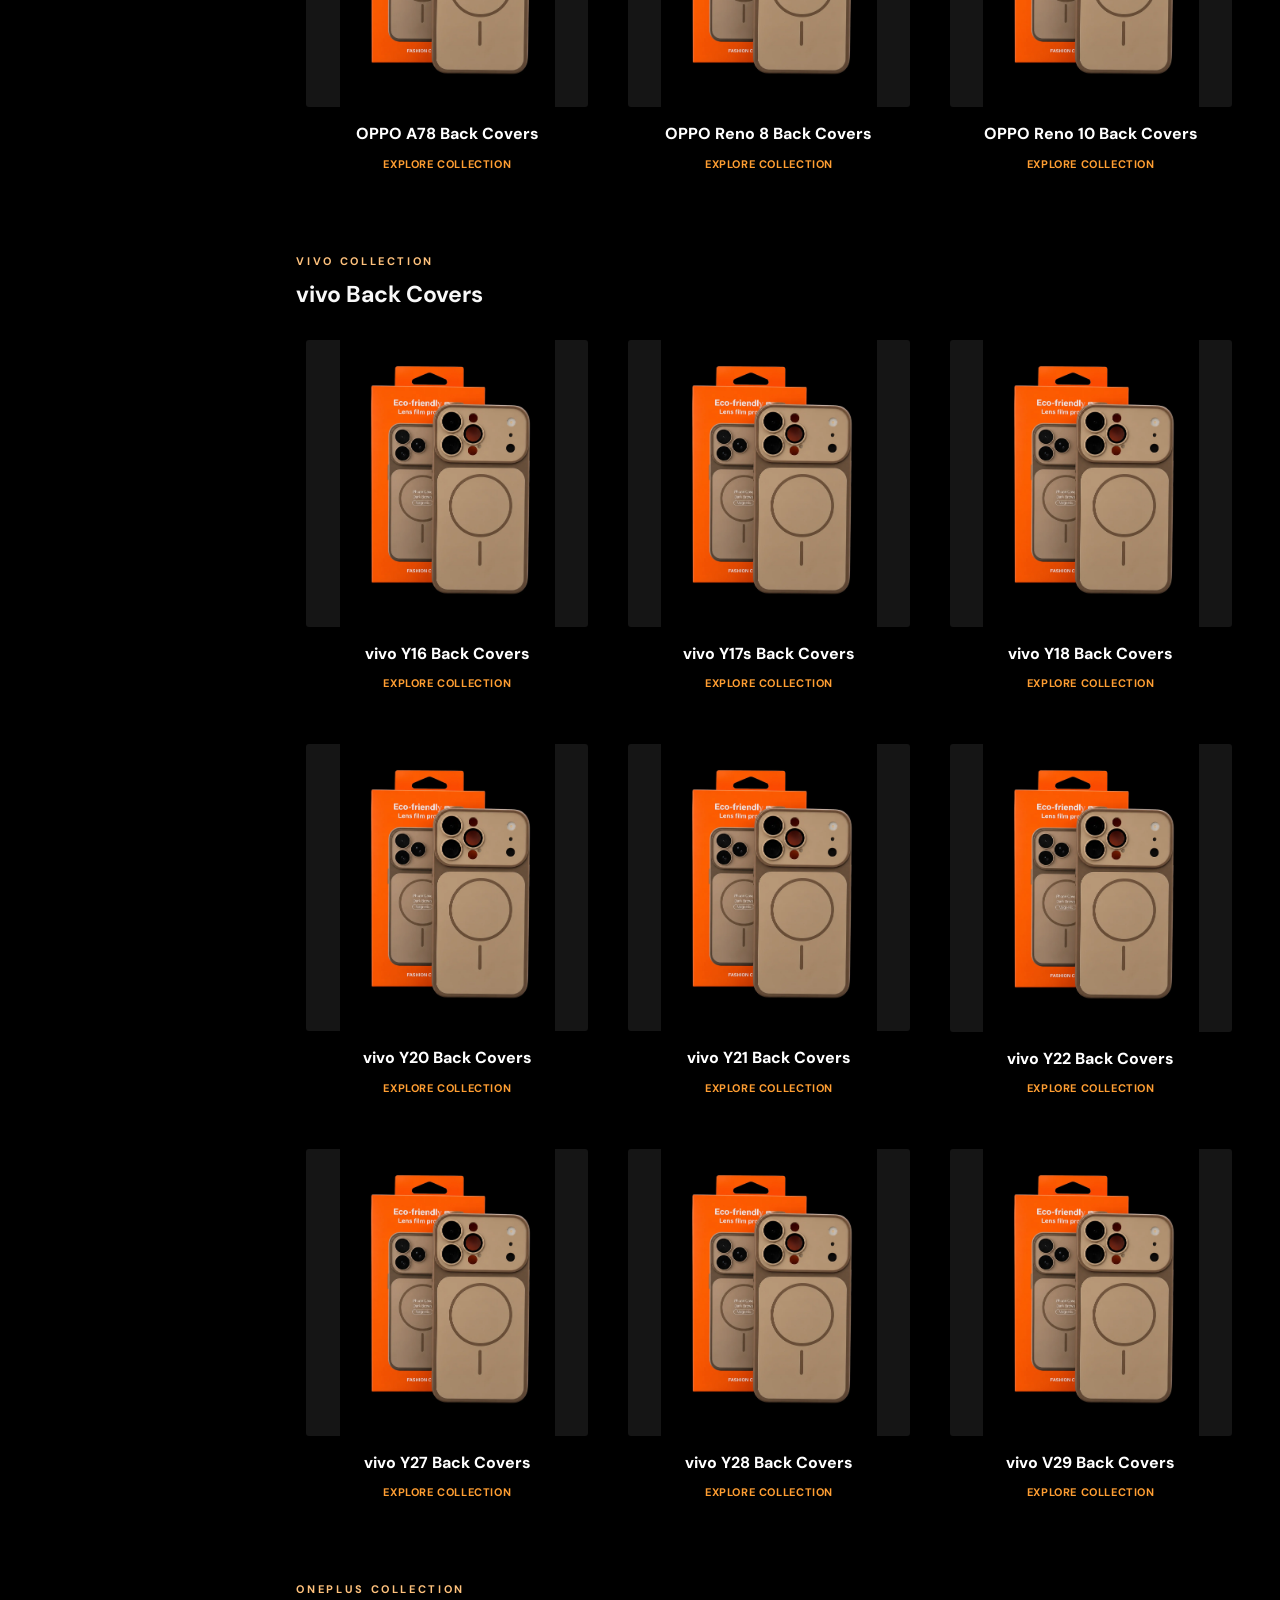
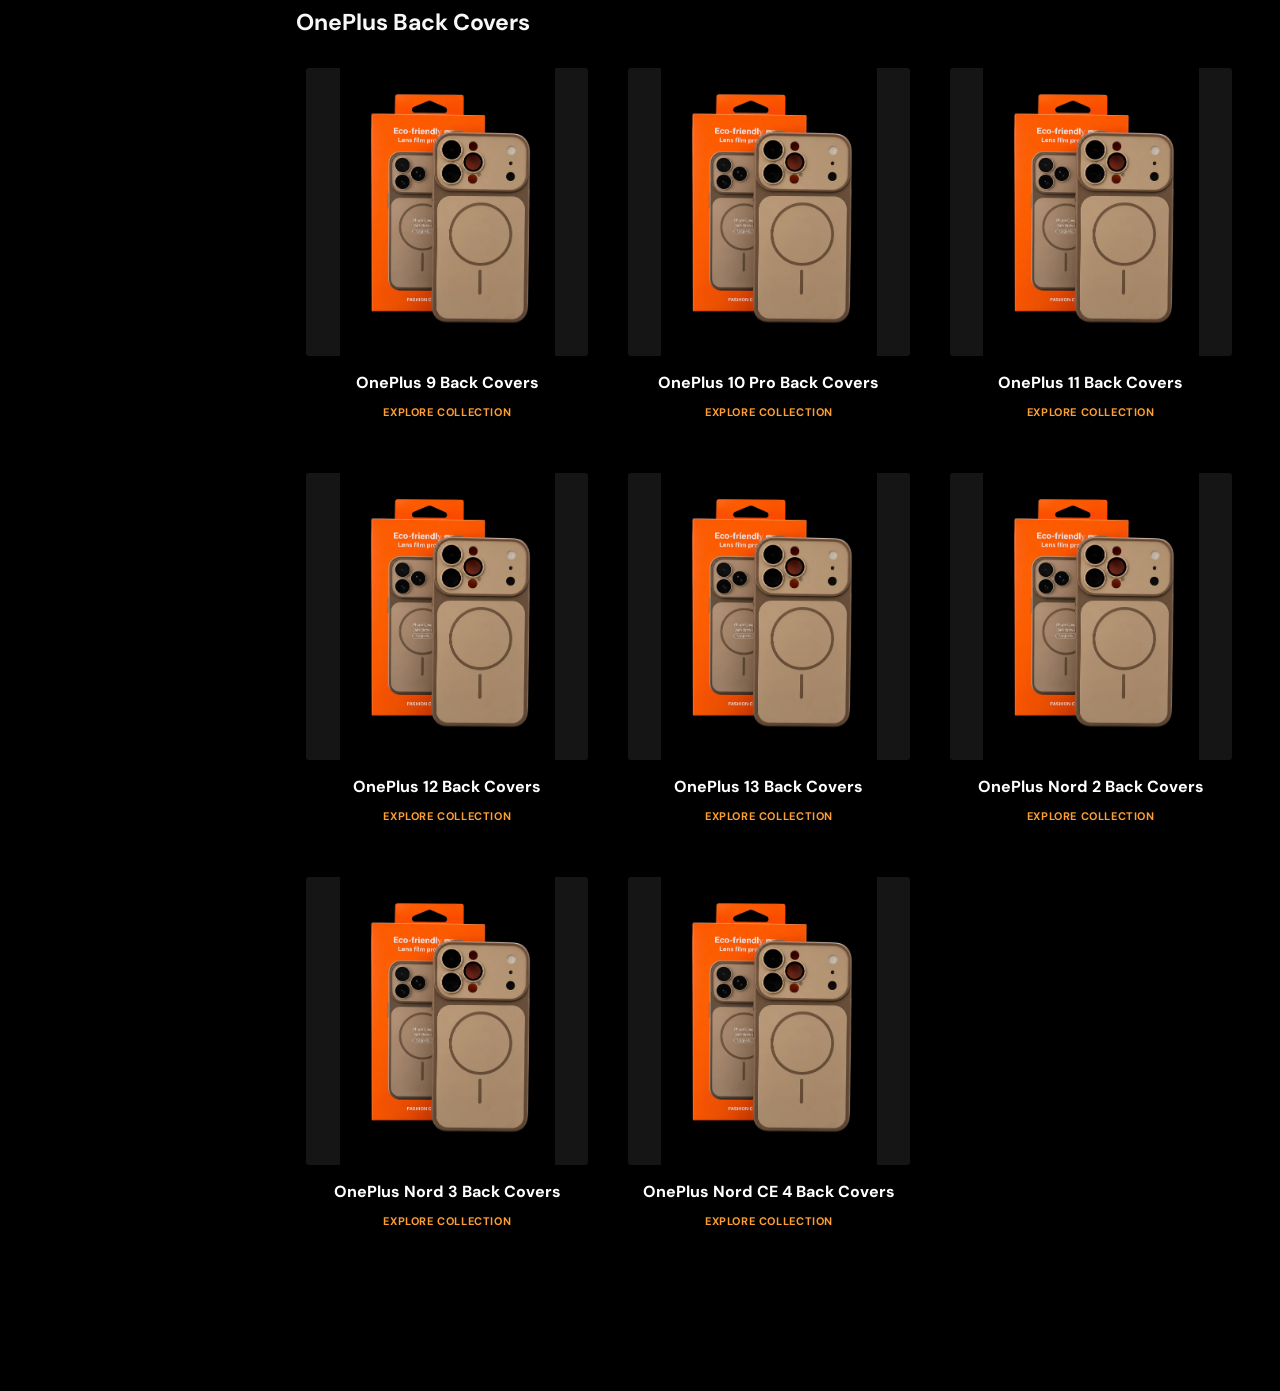
<file: back-cover-store.html>
<!doctype html><html lang="en"><head><meta charset="utf-8"><meta name="viewport" content="width=device-width,initial-scale=1"><meta name="theme-color" content="#000000"><meta name="description" content="Browse phone back cover designs and colours by model at Glass & Case."><title>Back Cover Store | Glass & Case</title><link rel="stylesheet" href="shared-site.css"><link href="https://fonts.googleapis.com" rel="preconnect"><link href="https://fonts.gstatic.com" rel="preconnect" crossorigin><link href="https://fonts.googleapis.com/css2?family=DM+Sans:wght@400;500;600;700;800;900&display=swap" rel="stylesheet"><link rel="stylesheet" href="back-cover-store.css"></head><body><header class="gg-nav"><nav aria-label="Product navigation" class="gg-nav-left"><a href="index.html#home">Home</a><a href="tempered-glass-store.html">Tempered Glass</a><a aria-current="page" class="current" href="back-cover-store.html">Back Covers</a></nav><a aria-label="Glass and Case home" class="gg-brand" href="index.html#home">GLASS <span>&amp; CASE</span></a><a class="gg-nav-contact" href="https://wa.me/94777318581?text=Hi%20Glass%20%26%20Case%2C%20I%20would%20like%20to%20know%20more%20about%20your%20products." rel="noopener noreferrer" target="_blank">Contact </a></header>
<main><section class="cases-hero" aria-label="Back cover store introduction"><video class="hero-video" autoplay muted loop playsinline preload="metadata" poster="assets/back-cover-store-poster.jpg"><source src="assets/back-cover-store-hero.mp4" type="video/mp4"></video><div class="hero-shade"></div><div class="hero-content"><p class="eyebrow">GLASS & CASE / BACK COVER COLLECTION</p><h1>Find your <em>signature.</em></h1><p>Choose your phone. Discover designs. Pick your colour.</p><form id="case-search" class="search" role="search"><label class="sr" for="case-query">Search phone model</label><input id="case-query" placeholder="Search your phone model" autocomplete="off"><button type="submit">Search</button></form></div></section>
<section class="catalog" id="case-catalog"><div class="layout"><div class="main-area"><div class="collection-tools" aria-label="Collection display options"><div class="view-switch" role="group" aria-label="Grid layout"><button type="button" class="active" data-cols="3" aria-label="Three column grid" aria-pressed="true">▦</button><button type="button" data-cols="2" aria-label="Two column grid" aria-pressed="false">▥</button></div><div class="collection-count" id="collection-count" aria-live="polite"></div><label class="collection-sort-label" for="collection-sort">SORT BY: <select id="collection-sort"><option value="featured">Featured</option><option value="az">Name A–Z</option><option value="za">Name Z–A</option></select></label></div><div id="case-models"><p class="eyebrow">BROWSE BY BRAND</p><h2>Choose your phone model.</h2><div id="case-brand-groups"></div></div><div id="case-products" hidden><button class="back-button" id="case-back" type="button">← Back to models</button><p class="eyebrow" id="case-brand-caption">BACK COVERS</p><h2 id="case-model-heading"></h2><p class="subtext">Select a cover design, preview colours, then enquire on WhatsApp.</p><div id="case-product-grid" class="case-grid"></div></div></div><aside class="brand-sidebar" aria-label="Filter by phone brand"><div class="sidebar-top"><h2>Filter</h2><button id="clear-case-filter" type="button">Clear All</button></div><div class="filter-label">Brand</div><button class="brand-toggle" id="case-brand-toggle" aria-expanded="false" aria-controls="case-brand-options" type="button">Phone Brands <span>▾</span></button><div id="case-brand-options" class="brand-options"></div><div class="secondary-filters"><section class="filter-block"><h3>Colour</h3><div id="case-colour-filter" class="colour-filter-options"></div><button class="filter-clear" id="case-clear-colour" type="button">Clear colours</button></section><section class="filter-block"><h3>Cover style</h3><label class="filter-check"><input type="checkbox" checked disabled> Magnetic Ring Cover</label></section><section class="filter-block"><h3>Shop by phone</h3><p>Choose your phone model to see available colour previews.</p></section></div></aside></div></section></main>
<div class="modal-backdrop" id="case-preview" hidden><section class="preview-modal" role="dialog" aria-modal="true" aria-labelledby="preview-title"><button class="modal-close" id="case-close" aria-label="Close preview">×</button><div class="preview-art"><img id="case-preview-image" src="assets/magnetic-orange.webp" alt="Actual back cover colour preview"></div><div class="preview-details"><p class="eyebrow">LIVE COLOUR STUDIO</p><h2 id="preview-title">Cover preview</h2><p id="preview-note">Photographs of the supplied cover colours. Check camera cutout, exact model fit and stock before ordering.</p><div id="preview-swatches" class="swatches"></div><p class="chosen" id="preview-choice"></p><a id="case-whatsapp" class="order-btn" href="#" target="_blank" rel="noopener noreferrer">Enquire on WhatsApp</a></div></section></div><a aria-label="Chat with Glass and Case on WhatsApp" class="gc-wa-float" href="https://wa.me/94777318581?text=Hi%20Glass%20%26%20Case%2C%20I%20would%20like%20to%20know%20more%20about%20your%20products." rel="noopener noreferrer" target="_blank" title="Chat on WhatsApp"><svg aria-hidden="true" fill="currentColor" height="29" viewbox="0 0 32 32" width="29"><path d="M16 2.5A13.5 13.5 0 0 0 4.25 22.65L2.5 29.5l7.01-1.82A13.5 13.5 0 1 0 16 2.5Zm0 24.5a11 11 0 0 1-5.58-1.52l-.4-.24-4.13 1.07 1.1-4.02-.26-.42A11 11 0 1 1 16 27Zm6.04-8.24c-.33-.17-1.96-.97-2.27-1.08-.3-.11-.53-.16-.75.17-.22.33-.86 1.08-1.05 1.3-.2.22-.39.25-.72.08-.33-.16-1.4-.52-2.68-1.65-.99-.88-1.66-1.97-1.85-2.3-.2-.33-.02-.51.15-.68.15-.15.33-.39.5-.58.16-.19.22-.33.33-.55.11-.22.05-.42-.03-.58-.08-.17-.75-1.81-1.03-2.48-.27-.65-.54-.56-.75-.57h-.64c-.22 0-.58.08-.88.42-.3.33-1.15 1.13-1.15 2.75s1.18 3.19 1.35 3.42c.16.22 2.31 3.52 5.6 4.94.79.34 1.41.54 1.89.69.8.25 1.53.22 2.1.13.64-.1 1.96-.8 2.24-1.58.28-.77.28-1.43.19-1.57-.08-.14-.3-.22-.63-.39Z"></path></svg></a><script defer src="back-cover-store.js"></script></body></html>
</file>
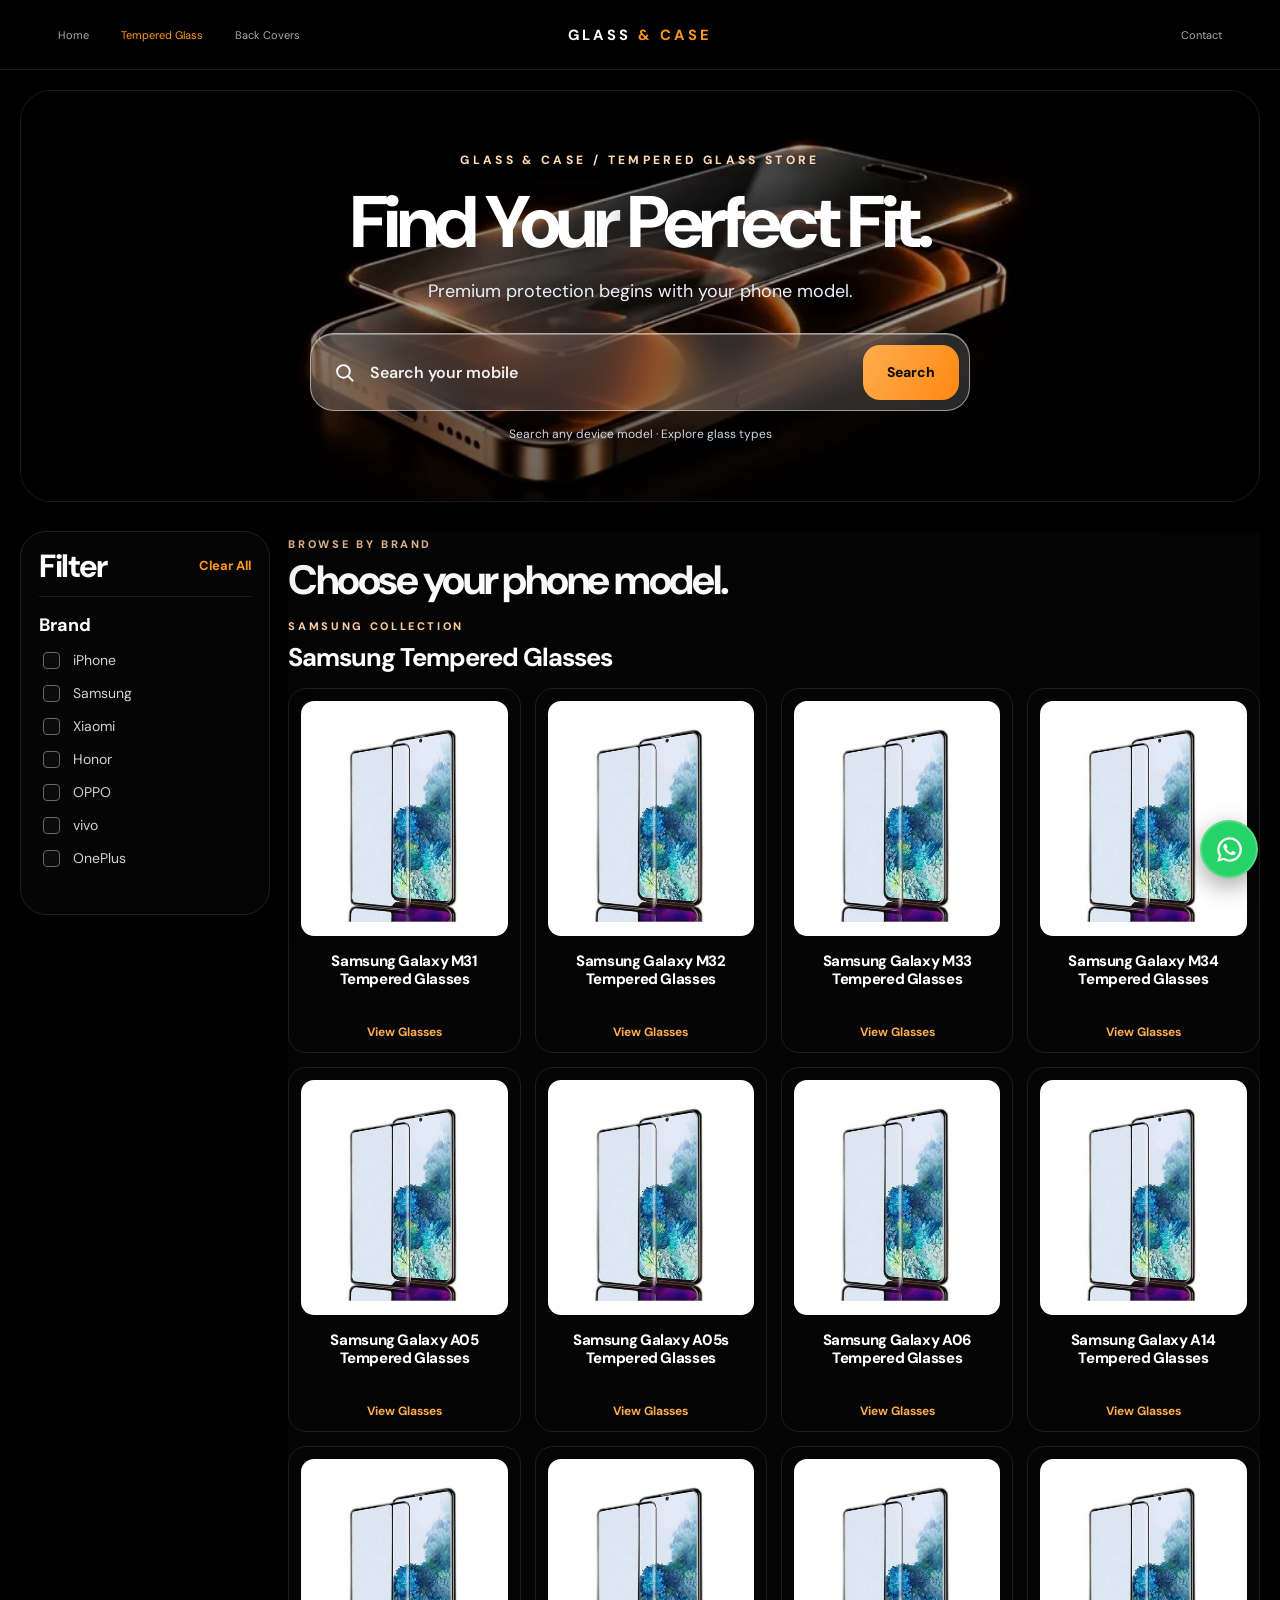
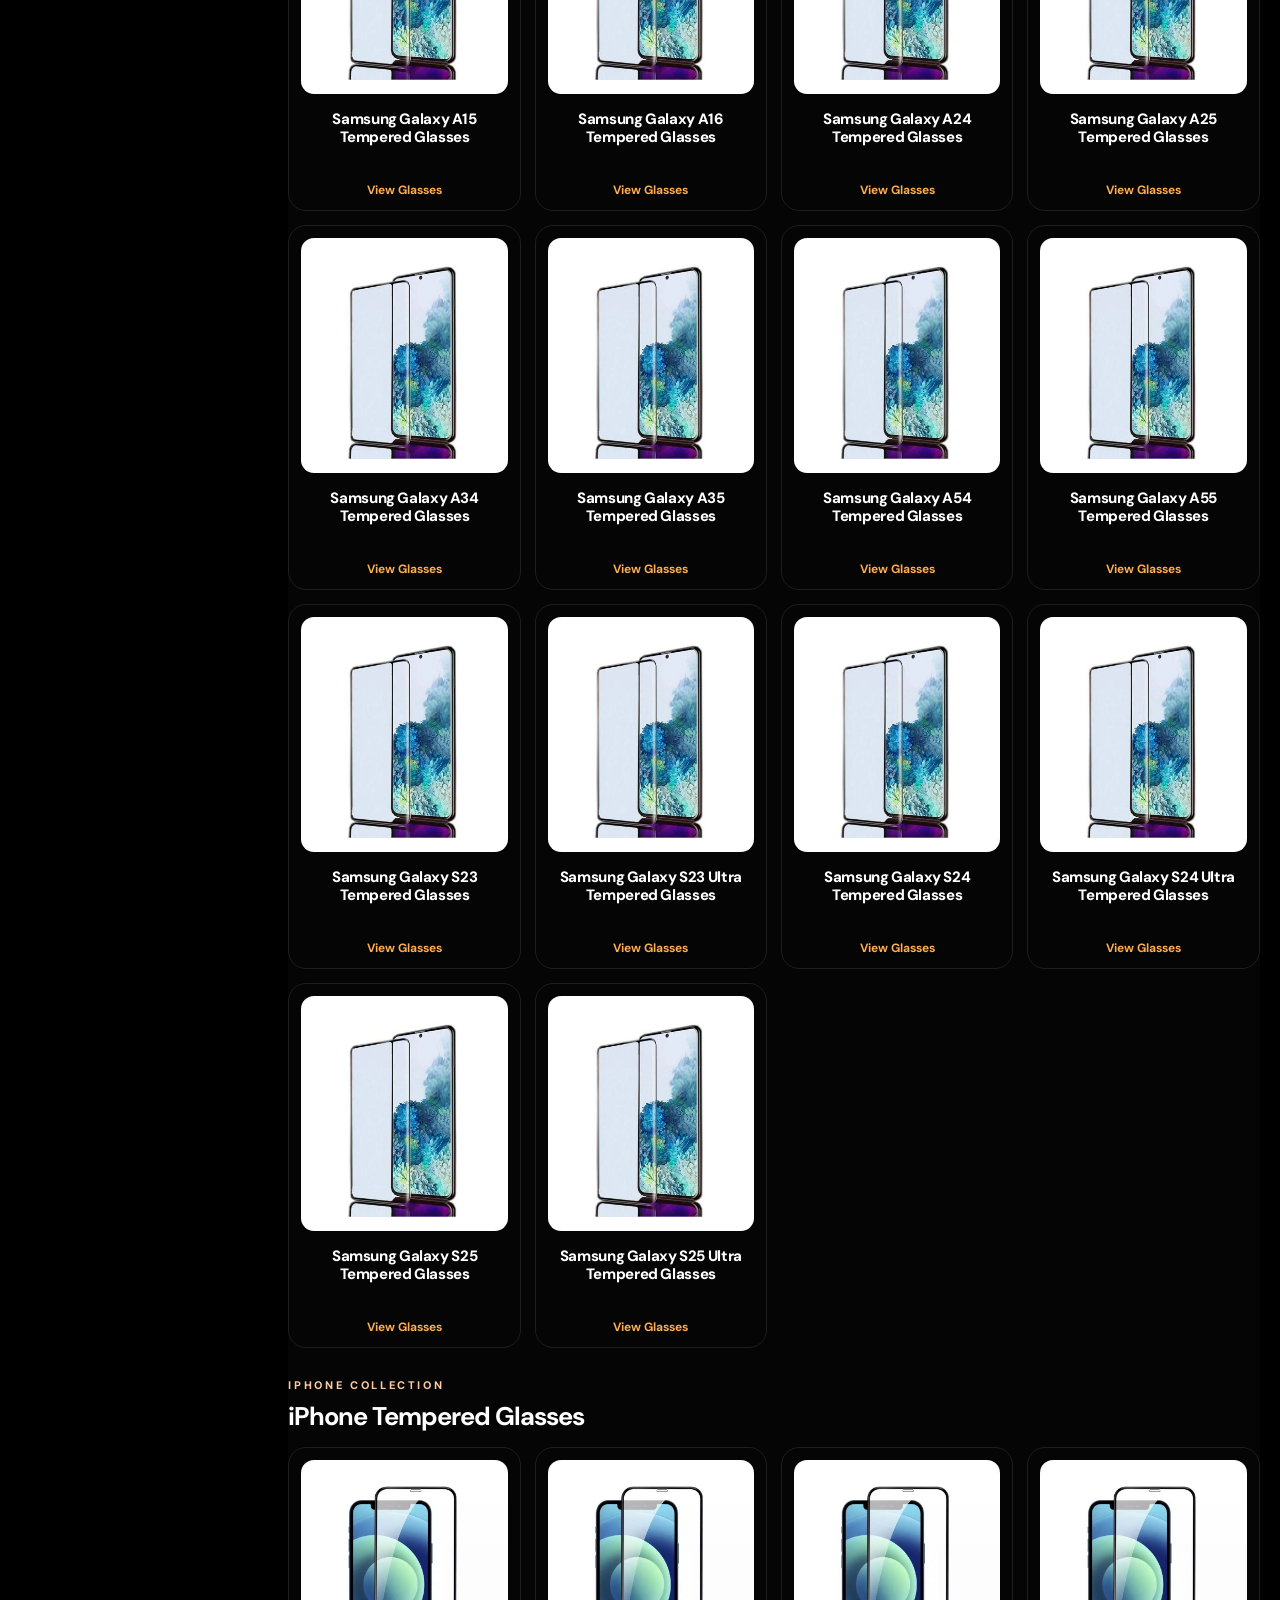
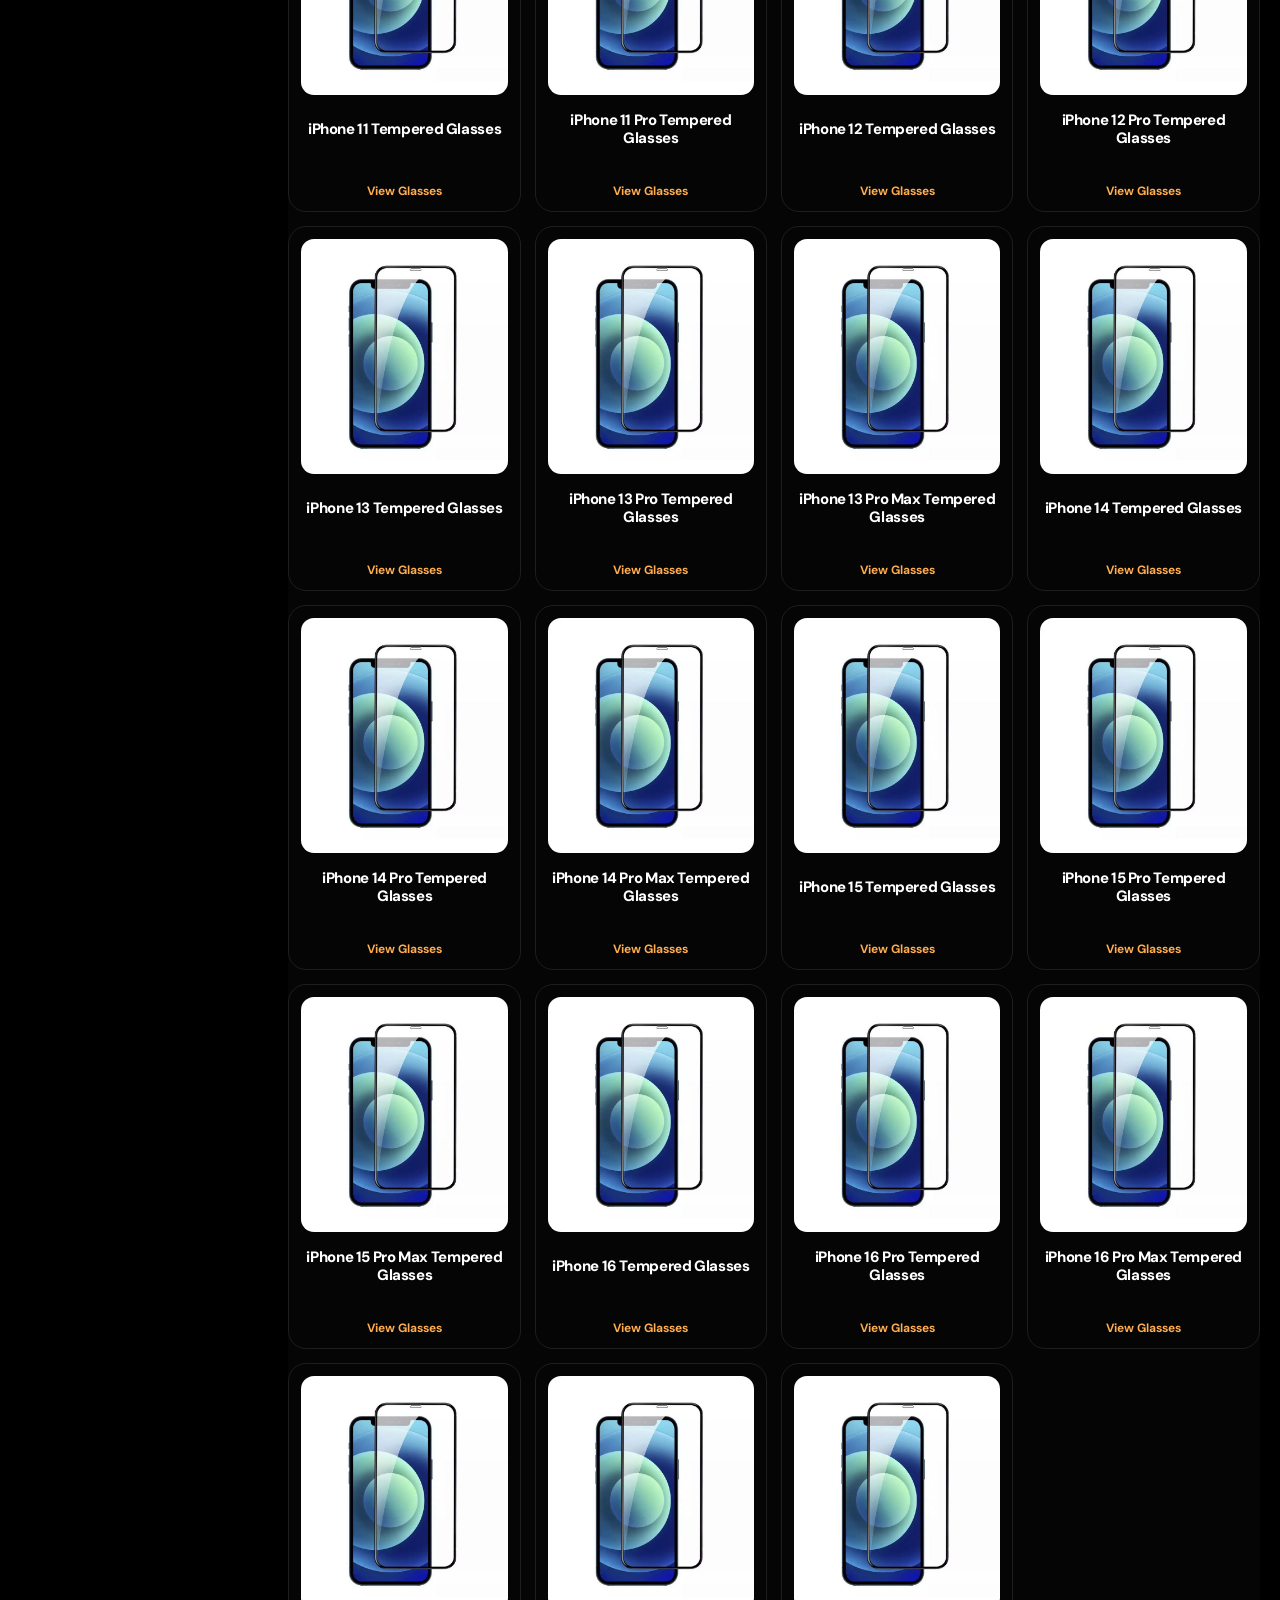
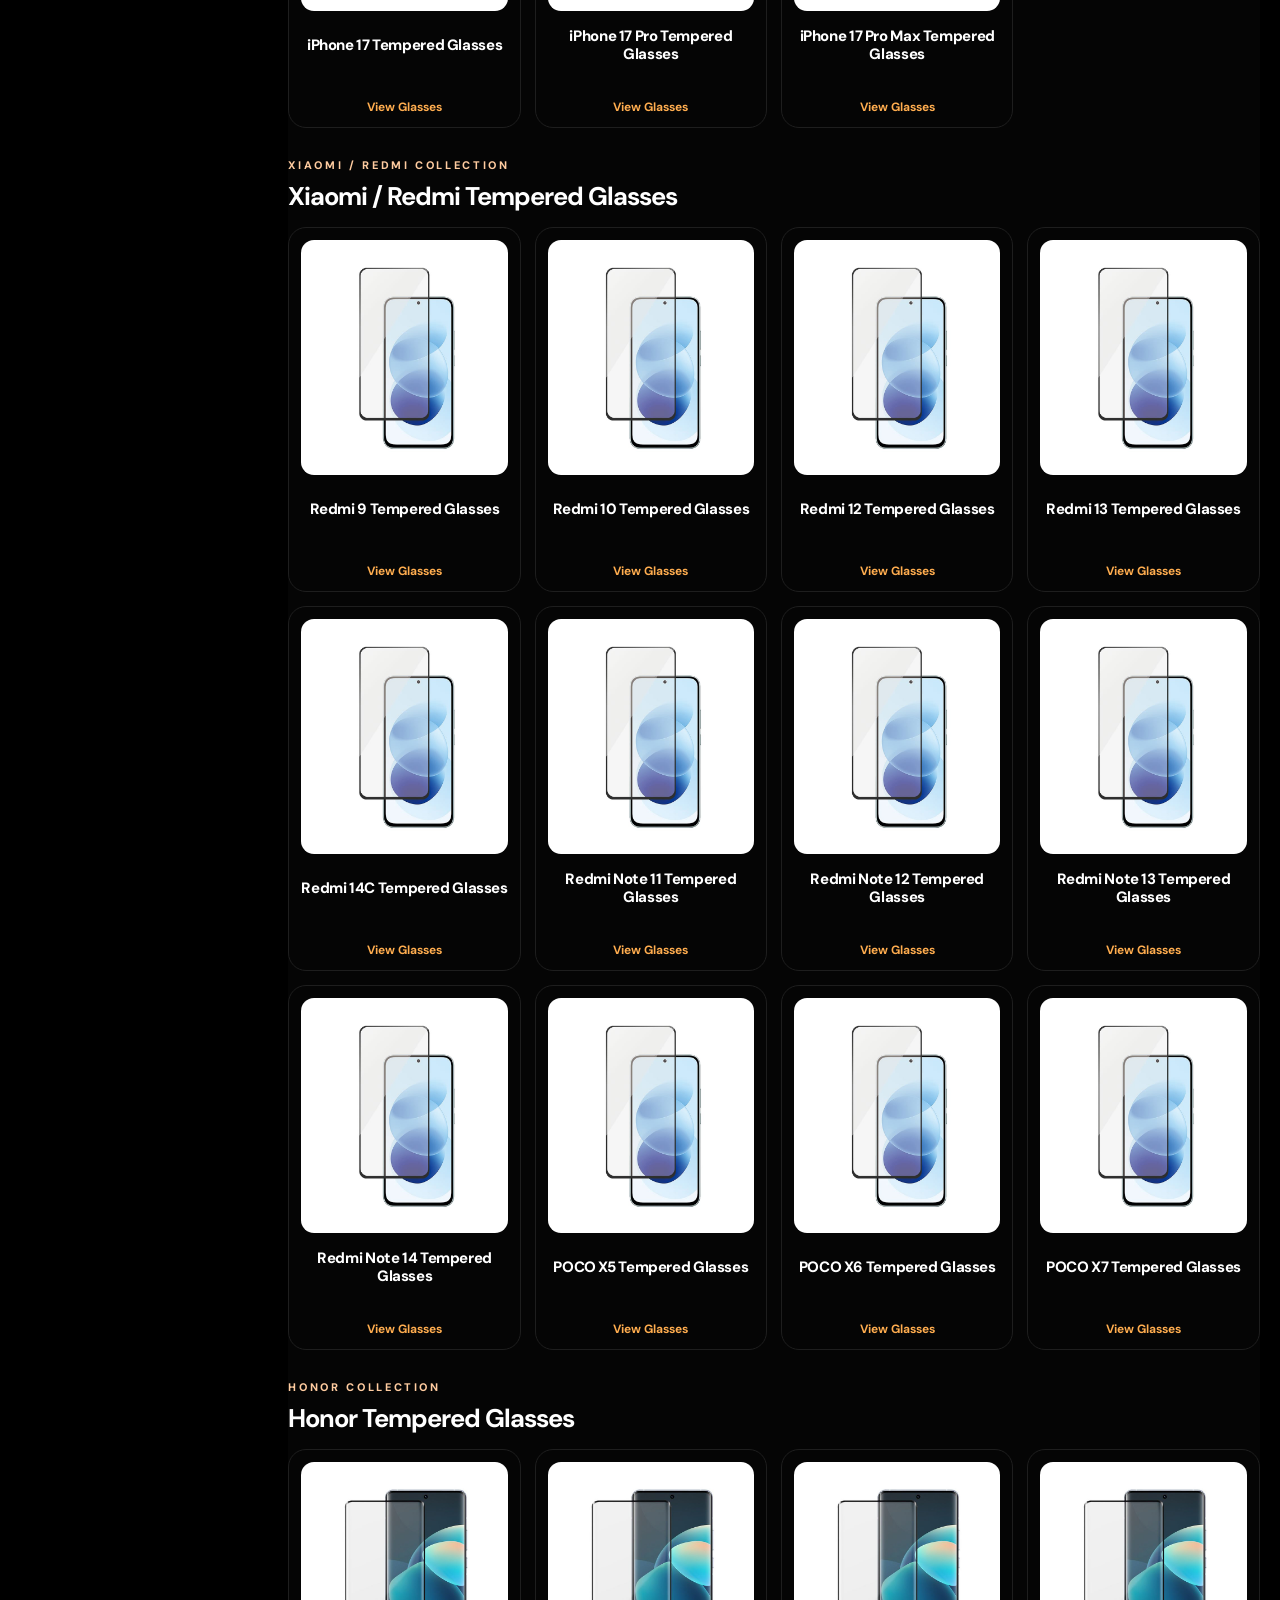
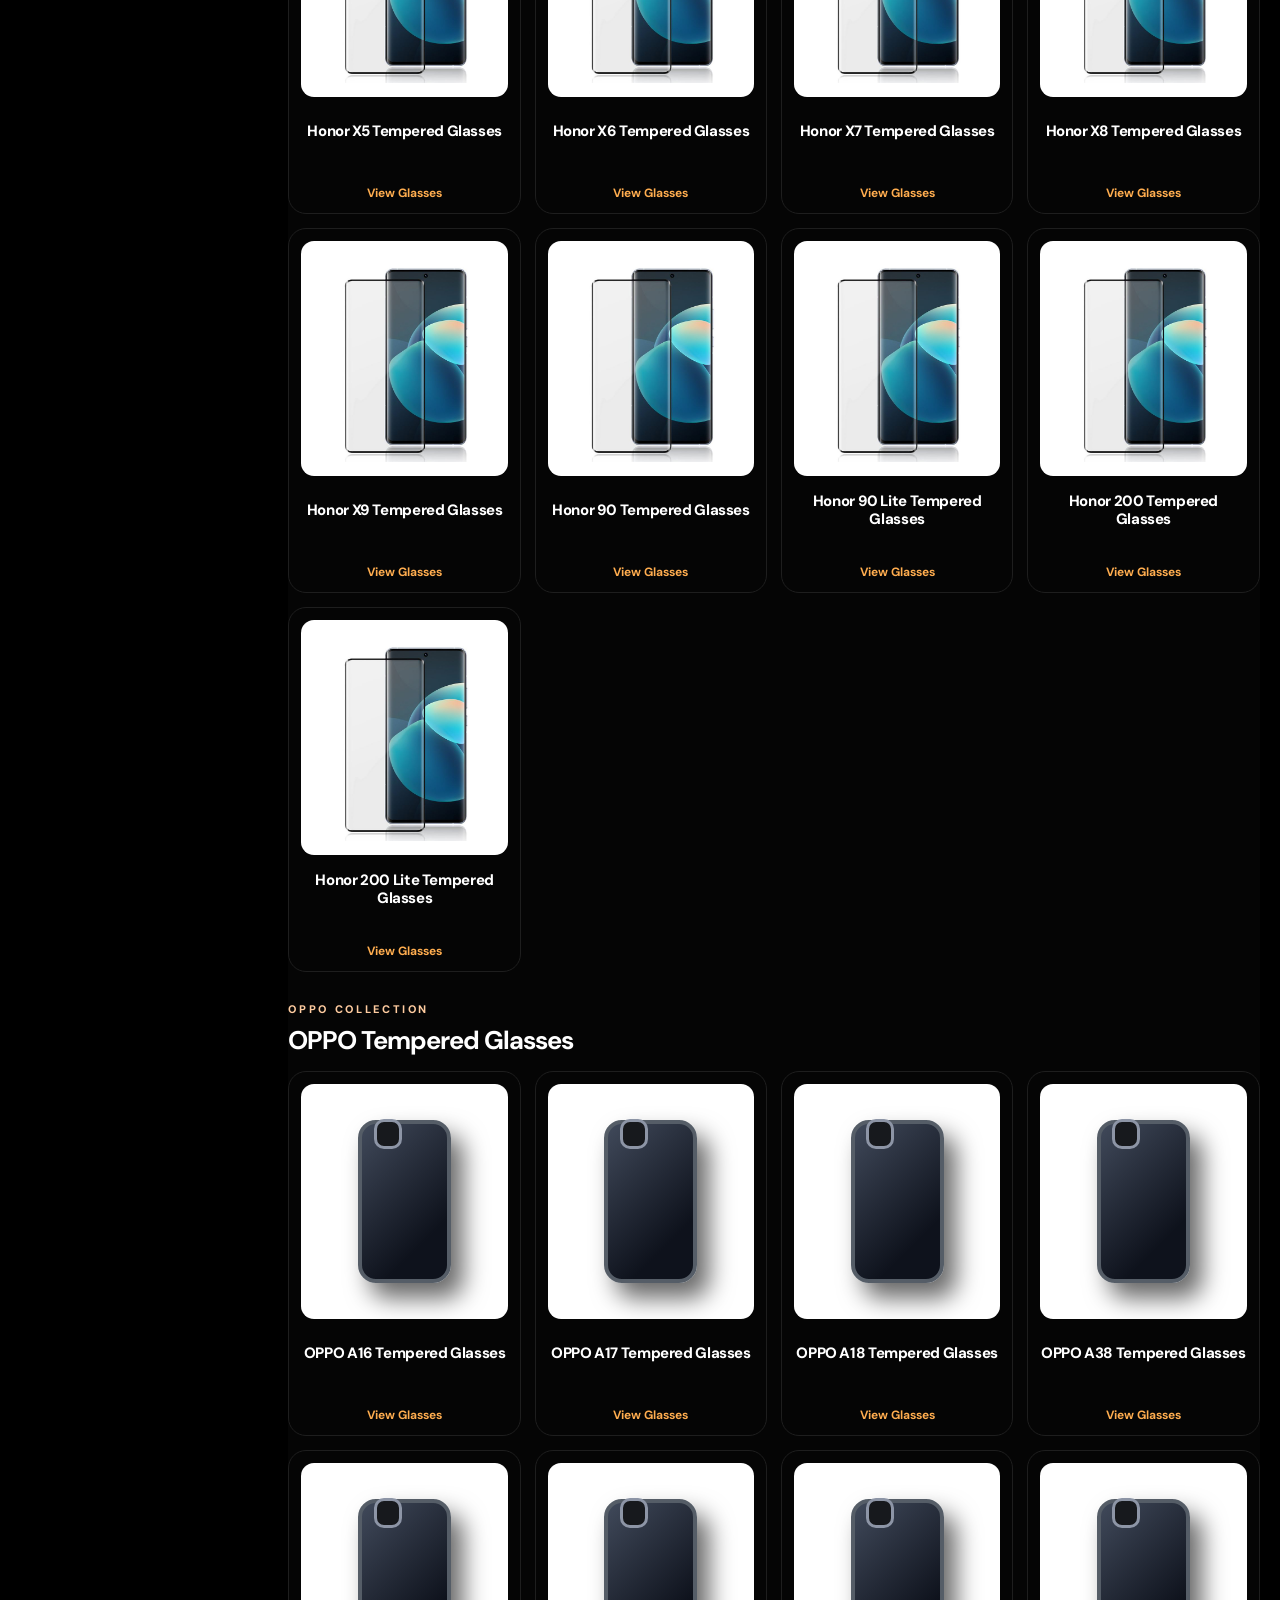
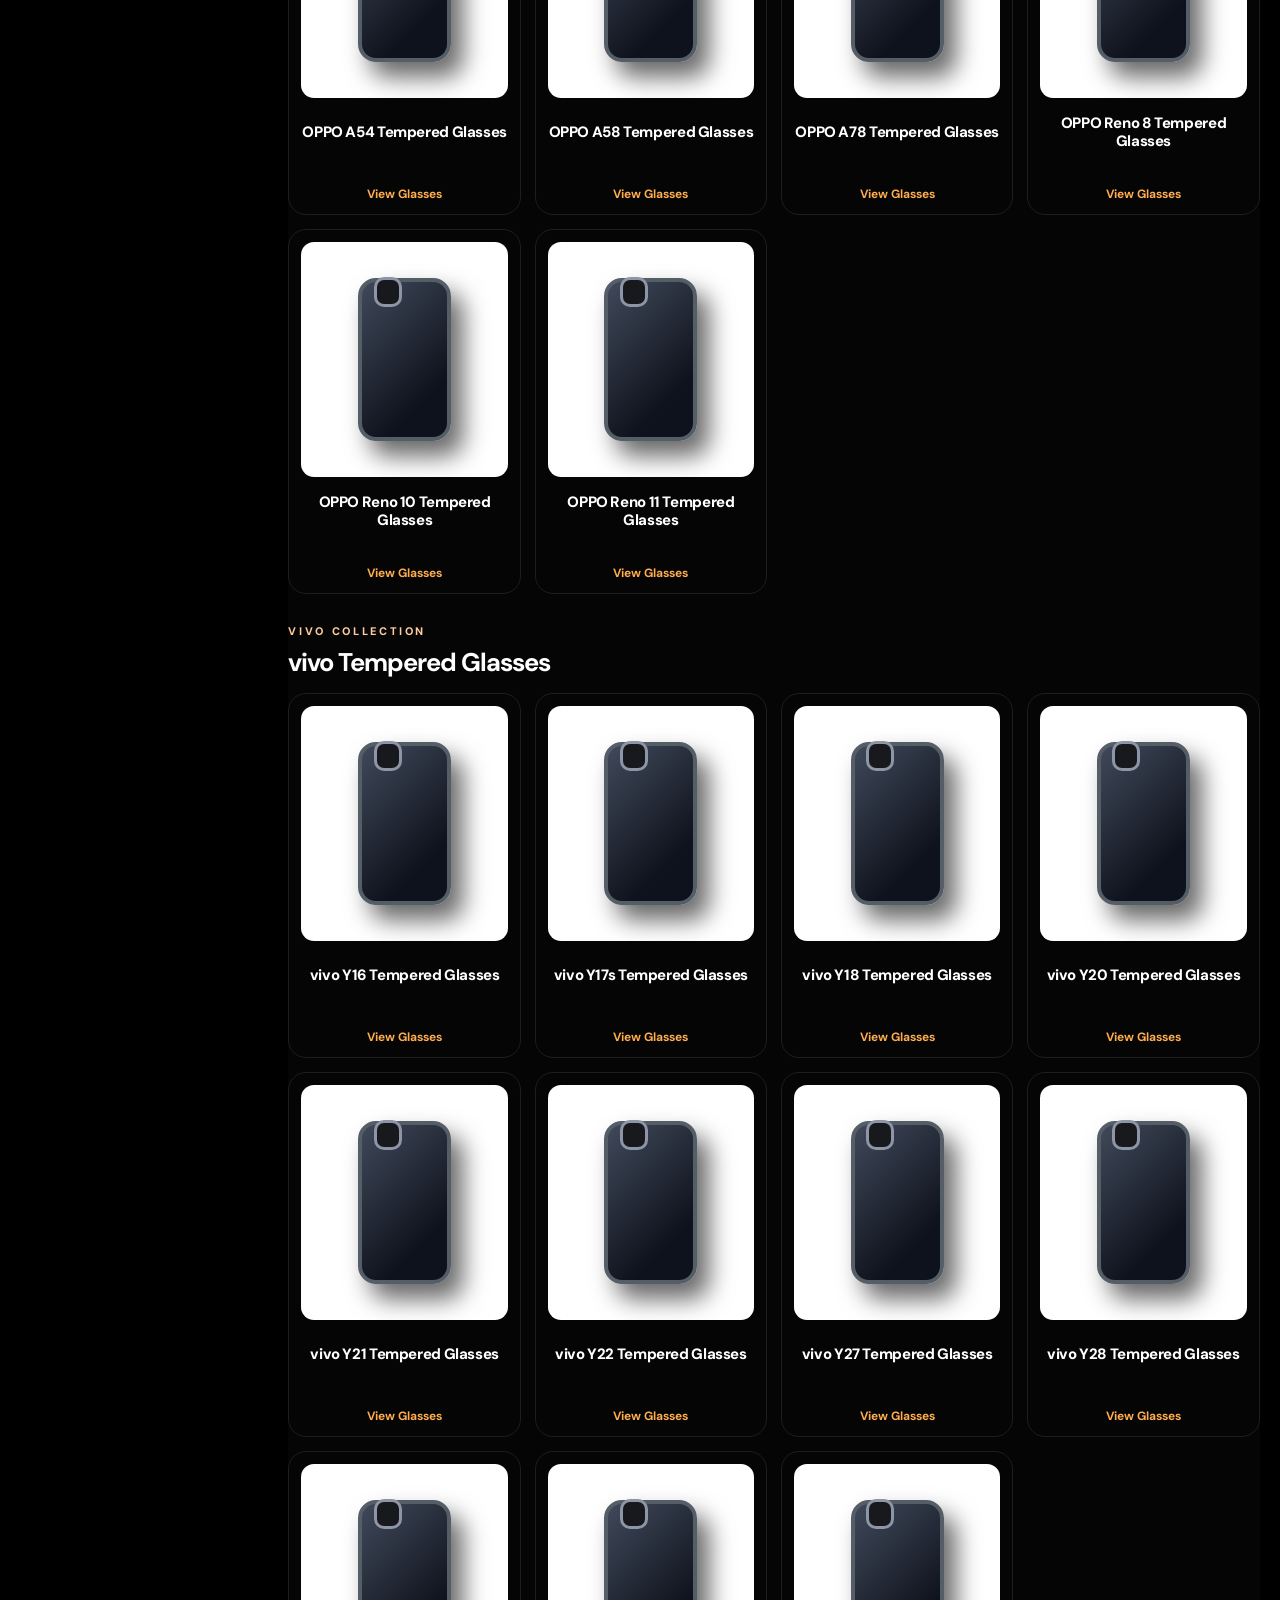
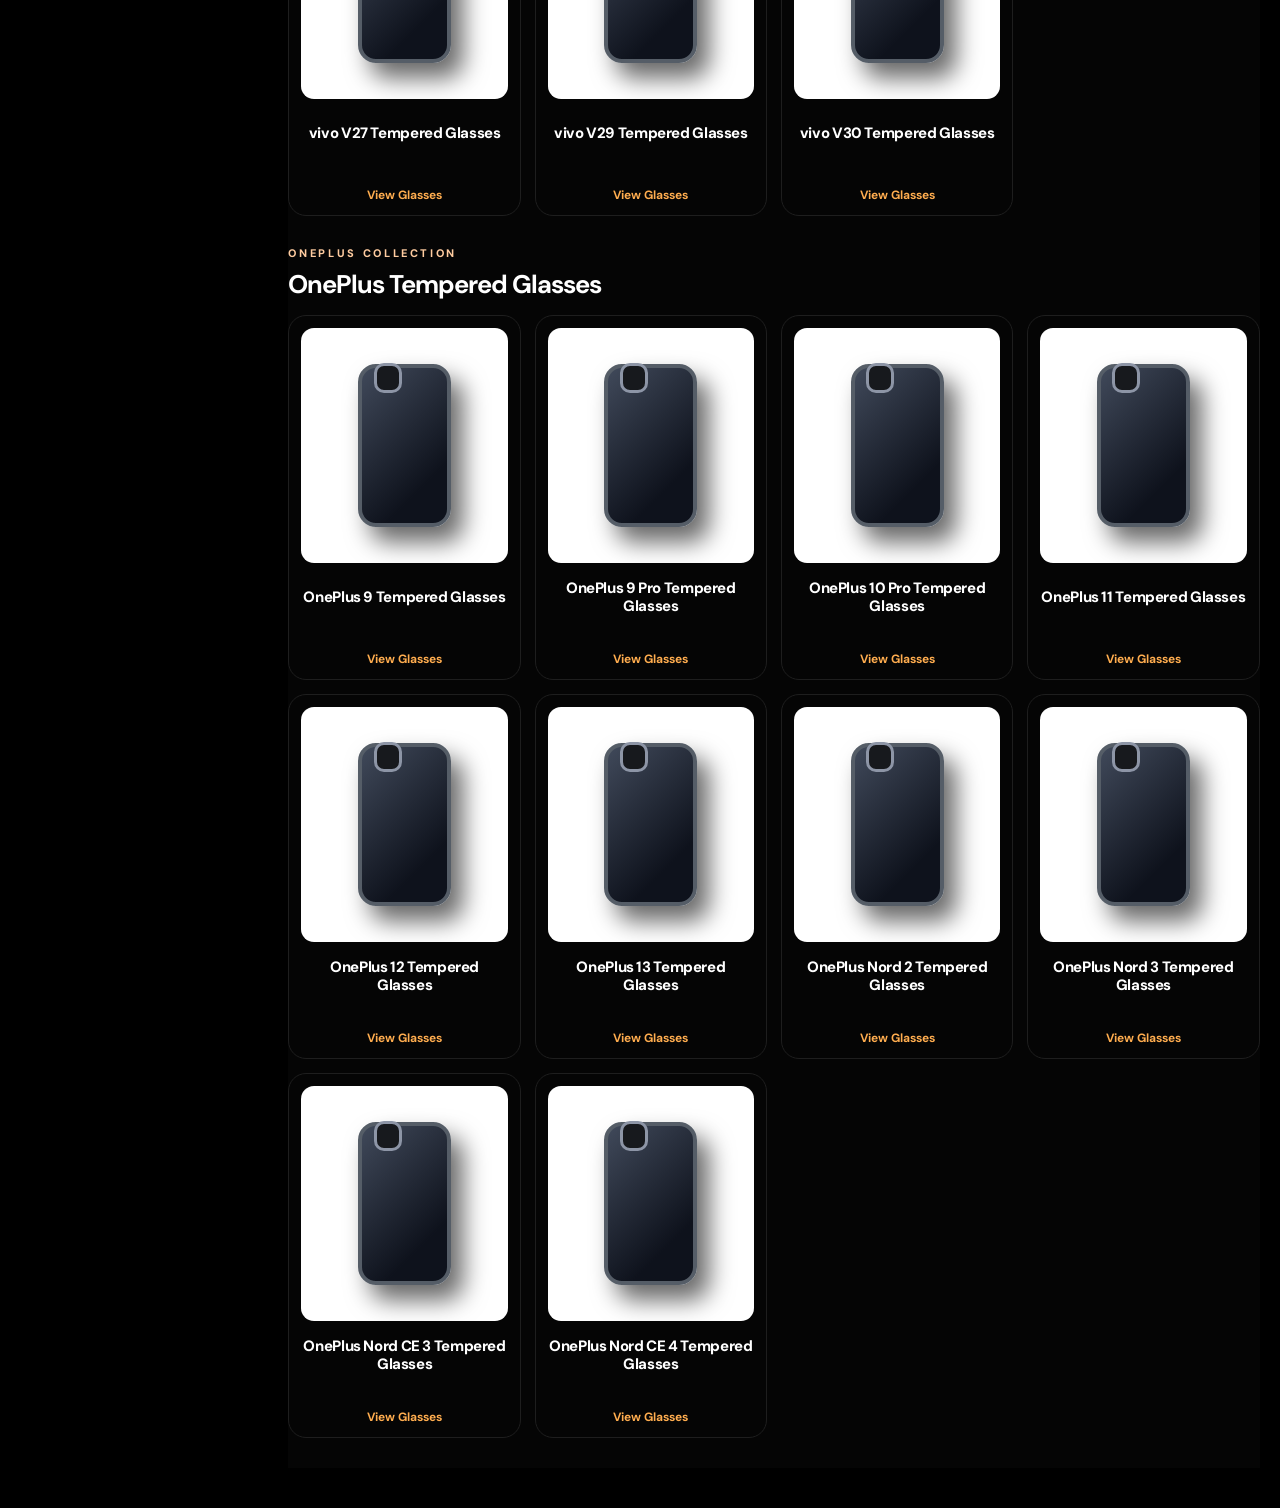
<file: tempered-glass-store.html>
<!DOCTYPE html>

<html lang="en"><head><meta charset="utf-8"/><meta content="width=device-width, initial-scale=1" name="viewport"/><meta content="#000000" name="theme-color"/><meta content="Find tempered glass for your phone with Glass &amp; Case." name="description"/><title>Tempered Glass Store | Glass &amp; Case</title><link href="https://fonts.googleapis.com" rel="preconnect"/><link crossorigin="" href="https://fonts.gstatic.com" rel="preconnect"/><link href="https://fonts.googleapis.com/css2?family=DM+Sans:wght@400;500;600;700;800;900&amp;display=swap" rel="stylesheet"/><link href="store-hero.css" rel="stylesheet"/><link href="shared-site.css" rel="stylesheet"/><link href="mobile-polish.css" rel="stylesheet"/><link href="store-video.css" rel="stylesheet"/></head>
<body><header class="gg-nav"><nav aria-label="Product navigation" class="gg-nav-left"><a href="index.html#home">Home</a><a aria-current="page" class="current" href="tempered-glass-store.html">Tempered Glass</a><a href="back-cover-store.html">Back Covers</a></nav><a aria-label="Glass and Case home" class="gg-brand" href="index.html#home">GLASS <span>&amp; CASE</span></a><a class="gg-nav-contact" href="https://wa.me/94777318581?text=Hi%20Glass%20%26%20Case%2C%20I%20would%20like%20to%20know%20more%20about%20your%20products." rel="noopener noreferrer" target="_blank">Contact </a></header>
<main><section aria-label="Search your phone model" class="hero-wrap"><div class="banner"><video class="banner-video" autoplay muted loop playsinline webkit-playsinline preload="metadata" poster="assets/store-video-poster.webp" aria-hidden="true"><source src="assets/store-hero-background.mp4" type="video/mp4"/></video><div class="shade"></div><div class="hero-content"><p class="eyebrow">GLASS &amp; CASE / TEMPERED GLASS STORE</p><h1>Find Your <em>Perfect Fit.</em></h1><p class="hero-sub">Premium protection begins with your phone model.</p><form class="glass-search" id="model-search" role="search"><label class="visually-hidden" for="phone-model">Search your mobile</label><svg aria-hidden="true" class="search-icon" viewbox="0 0 24 24"><circle cx="10.9" cy="10.9" r="6.6"></circle><path d="m16 16 5 5"></path></svg><input autocomplete="off" enterkeyhint="search" id="phone-model" name="model" placeholder="Search your mobile" required="" type="search"/><button type="submit">Search </button></form><p class="helper">Search any device model · Explore glass types</p></div></div></section>
<section aria-labelledby="catalog-title" class="catalog-wrap">
<div class="catalog-layout">
<aside aria-label="Store filters" class="filter-panel">
<div class="filter-head"><h2>Filter</h2><button class="clear-btn" id="clear-filters" type="button">Clear All</button></div>
<div class="filter-block brand-only-filter">
<div class="filter-title">Brand</div>
<button aria-controls="brand-filter-options" aria-expanded="false" class="mobile-brand-toggle" id="mobile-brand-toggle" type="button">Phone Brands <span aria-hidden="true">▾</span></button>
<div class="brand-filter-options" id="brand-filter-options">
<label><input class="brand-filter" type="checkbox" value="iphone"/> iPhone</label>
<label><input class="brand-filter" type="checkbox" value="samsung"/> Samsung</label>
<label><input class="brand-filter" type="checkbox" value="xiaomi"/> Xiaomi</label>
<label><input class="brand-filter" type="checkbox" value="honor"/> Honor</label>
<label><input class="brand-filter" type="checkbox" value="oppo"/> OPPO</label>
<label><input class="brand-filter" type="checkbox" value="vivo"/> vivo</label>
<label><input class="brand-filter" type="checkbox" value="oneplus"/> OnePlus</label>
</div>
</div>
<div class="filter-block">
<div class="filter-title">Glass Type</div>
<button aria-controls="mobile-glass-type-options" aria-expanded="false" class="mobile-filter-toggle" type="button">Glass Type <span aria-hidden="true">▾</span></button>
<div class="mobile-filter-options" id="mobile-glass-type-options">
<label><input class="type-filter" type="checkbox" value="mtb"/> MTB</label>
<label><input class="type-filter" type="checkbox" value="super-d"/> Super D</label>
<label><input class="type-filter" type="checkbox" value="privacy"/> Privacy</label>
<label><input class="type-filter" type="checkbox" value="mossily-privacy"/> Mossily Privacy</label>
<label><input class="type-filter" type="checkbox" value="uv"/> Mossily UV</label>
<label><input class="type-filter" type="checkbox" value="borderless"/> Mossily Borderless</label>
<label><input class="type-filter" type="checkbox" value="clear-hd"/> Mossily Clear HD</label>
</div>
</div>
<div class="filter-block">
<div class="filter-title">Price Range</div>
<button aria-controls="mobile-price-range-options" aria-expanded="false" class="mobile-filter-toggle" type="button">Price Range <span aria-hidden="true">▾</span></button>
<div class="mobile-filter-options" id="mobile-price-range-options">
<div class="price-row"><span>Rs. 500</span><span id="price-output">Rs. 3000</span></div>
<input class="price-range" id="price-range" max="3000" min="500" step="100" type="range" value="3000"/>
</div>
</div>
<div class="filter-block">
<div class="filter-title">Availability</div>
<button aria-controls="mobile-availability-options" aria-expanded="false" class="mobile-filter-toggle" type="button">Availability <span aria-hidden="true">▾</span></button>
<div class="mobile-filter-options" id="mobile-availability-options">
<label><input class="stock-filter" type="checkbox" value="in-stock"/> In Stock</label>
<label><input class="stock-filter" type="checkbox" value="pre-order"/> Pre Order</label>
</div>
</div>
</aside>
<div class="products-area"><div class="models-view" id="models-view"><div class="products-top"><div><p class="section-mini">BROWSE BY BRAND</p><h2>Choose your phone model.</h2></div></div><div id="brand-model-list"></div></div><div class="model-return" hidden="" id="model-return"><button id="all-models-btn" type="button">← All Phone Models</button><h2 id="chosen-model-title"></h2><p>Available fits and stock are confirmed before purchase.</p></div>
<div class="products-top" hidden="" id="glass-products-head">
<div>
<p class="section-mini">TEMPERED GLASS COLLECTION</p>
<h2 id="catalog-title">Choose your protection style.</h2>
</div>
<div class="sort-wrap">
<label class="visually-hidden" for="sort-products">Sort products</label>
<select id="sort-products">
<option value="default">Sort by: Featured</option>
<option value="low">Price: Low to High</option>
<option value="high">Price: High to Low</option>
</select>
</div>
</div>
<div class="product-grid" hidden="" id="product-grid">
<article class="product-card" data-brand="iphone" data-price="1200" data-stock="in-stock" data-type="mtb">
<div class="card-visual v1 has-photo"><span class="type-pill">MTB</span><img alt="MTB tempered glass packaging and protector" class="product-photo" decoding="async" loading="lazy" src="assets/mtb-product.webp"/></div>
<h3>MTB Tempered Glass</h3>
<p>Reliable everyday protection with a clean crystal-clear finish.</p>
<div class="meta-row"><span>For iPhone Series</span><strong>Rs. 1200</strong></div>
<div class="card-actions"><button class="ghost-btn">View Details</button><button class="primary-btn inquire-btn" data-product="MTB Tempered Glass">Buy Now</button></div>
</article>
<article class="product-card" data-brand="samsung" data-price="1500" data-stock="in-stock" data-type="privacy">
<div class="card-visual v2 has-photo"><span class="type-pill">Privacy</span><img alt="Privacy tempered glass packaging and protector" class="product-photo" decoding="async" loading="lazy" src="assets/privacy-product.webp"/></div>
<h3>Privacy Tempered Glass</h3>
<p>Anti-spy privacy protection with a premium darkened side-view effect.</p>
<div class="meta-row"><span>For Samsung Series</span><strong>Rs. 1500</strong></div>
<div class="card-actions"><button class="ghost-btn">View Details</button><button class="primary-btn inquire-btn" data-product="Privacy Tempered Glass">Buy Now</button></div>
</article>
<article class="product-card" data-brand="xiaomi" data-price="1400" data-stock="in-stock" data-type="super-d">
<div class="card-visual v3 has-photo"><span class="type-pill">Super D</span><img alt="Super D tempered glass packaging and protector" class="product-photo" decoding="async" loading="lazy" src="assets/super-d-product.webp"/></div>
<h3>Super D Tempered Glass</h3>
<p>Extra premium feel with stronger edge confidence for daily use.</p>
<div class="meta-row"><span>For Xiaomi Series</span><strong>Rs. 1400</strong></div>
<div class="card-actions"><button class="ghost-btn">View Details</button><button class="primary-btn inquire-btn" data-product="Super D Tempered Glass">Buy Now</button></div>
</article>
<article class="product-card" data-brand="oneplus" data-price="1600" data-stock="pre-order" data-type="uv">
<div class="card-visual v4 has-photo"><span class="type-pill">Mossily UV</span><img alt="Mossily UV curved tempered glass packaging and protector" class="product-photo" decoding="async" loading="lazy" src="assets/mossily-uv-product.webp"/></div>
<h3>Mossily UV Tempered Glass</h3>
<p>Specialized UV-fit protection for selected curved-screen phone models.</p>
<div class="meta-row"><span>For OnePlus Series</span><strong>Rs. 1600</strong></div>
<div class="card-actions"><button class="ghost-btn">View Details</button><button class="primary-btn inquire-btn" data-product="Mossily UV Tempered Glass">Buy Now</button></div>
</article>
<article class="product-card" data-brand="oppo" data-price="1300" data-stock="in-stock" data-type="mossily-privacy">
<div class="card-visual v5 has-photo"><span class="type-pill">Mossily Privacy</span><img alt="Mossily privacy tempered glass packaging and protector" class="product-photo" decoding="async" loading="lazy" src="assets/mossily-privacy-product.webp"/></div>
<h3>Mossily Privacy Glass</h3>
<p>Privacy-focused Mossily glass with a clean look and smooth everyday feel.</p>
<div class="meta-row"><span>For OPPO Series</span><strong>Rs. 1300</strong></div>
<div class="card-actions"><button class="ghost-btn">View Details</button><button class="primary-btn inquire-btn" data-product="Mossily Privacy Glass">Buy Now</button></div>
</article>
<article class="product-card" data-brand="vivo" data-price="1350" data-stock="in-stock" data-type="borderless">
<div class="card-visual v6 has-photo"><span class="type-pill">Mossily Borderless</span><img alt="Mossily borderless tempered glass packaging and protector" class="product-photo" decoding="async" loading="lazy" src="assets/mossily-borderless-product.webp"/></div>
<h3>Mossily Borderless Glass</h3>
<p>Borderless full-view protection with a wider clean display appearance.</p>
<div class="meta-row"><span>For vivo Series</span><strong>Rs. 1350</strong></div>
<div class="card-actions"><button class="ghost-btn">View Details</button><button class="primary-btn inquire-btn" data-product="Mossily Borderless Glass">Buy Now</button></div>
</article>
<article class="product-card" data-brand="samsung" data-price="1250" data-stock="pre-order" data-type="clear-hd">
<div class="card-visual v7 has-photo"><span class="type-pill">Mossily Clear HD</span><img alt="Mossily Clear HD tempered glass packaging and protector" class="product-photo" decoding="async" loading="lazy" src="assets/mossily-clear-hd-product.webp"/></div>
<h3>Mossily Clear HD Glass</h3>
<p>High-definition clear view glass with a crisp look and smooth touch response.</p>
<div class="meta-row"><span>For Samsung Series</span><strong>Rs. 1250</strong></div>
<div class="card-actions"><button class="ghost-btn">View Details</button><button class="primary-btn inquire-btn" data-product="Mossily Clear HD Glass">Buy Now</button></div>
</article>
</div>
<p class="empty-state" hidden="" id="empty-state">No products match the selected filters.</p>
</div>
</div>
</section></main>
<div id="glass-detail-modal" class="gc-detail-layer" hidden aria-hidden="true">
  <div class="gc-detail-backdrop" data-close-detail="true"></div>
  <section role="dialog" aria-modal="true" aria-labelledby="gc-detail-heading" class="gc-detail-dialog" tabindex="-1">
    <header class="gc-detail-header"><span class="gc-detail-eyebrow">GLASS &amp; CASE / PRODUCT DETAILS</span><button class="gc-detail-close" id="gc-detail-close" type="button" aria-label="Close product details">&times;</button></header>
    <div class="gc-detail-scroll" id="gc-detail-scroll">
      <div id="gc-detail-media" class="gc-detail-media"></div>
      <div class="gc-detail-content"><span class="gc-detail-brand" id="gc-detail-brand"></span><h2 id="gc-detail-heading"></h2><p class="gc-detail-intro" id="gc-detail-intro"></p><div class="gc-detail-highlights" id="gc-detail-highlights"></div><div id="gc-detail-sections"></div><h3 class="gc-spec-heading">Product specifications</h3><dl class="gc-detail-specs" id="gc-detail-specs"></dl><p class="gc-detail-note" id="gc-detail-note"></p><a class="gc-detail-buy" id="gc-detail-buy" rel="noopener noreferrer" target="_blank">Check fit &amp; order on WhatsApp</a></div>
    </div>
  </section>
</div>
<link href="glass-detail-modal.css" rel="stylesheet"/>
<script defer="" src="glass-detail-modal.js"></script>
<script defer="" src="store-hero.js"></script><a aria-label="Chat with Glass and Case on WhatsApp" class="gc-wa-float" href="https://wa.me/94777318581?text=Hi%20Glass%20%26%20Case%2C%20I%20would%20like%20to%20know%20more%20about%20your%20products." rel="noopener noreferrer" target="_blank" title="Chat on WhatsApp"><svg aria-hidden="true" fill="currentColor" height="29" viewbox="0 0 32 32" width="29"><path d="M16 2.5A13.5 13.5 0 0 0 4.25 22.65L2.5 29.5l7.01-1.82A13.5 13.5 0 1 0 16 2.5Zm0 24.5a11 11 0 0 1-5.58-1.52l-.4-.24-4.13 1.07 1.1-4.02-.26-.42A11 11 0 1 1 16 27Zm6.04-8.24c-.33-.17-1.96-.97-2.27-1.08-.3-.11-.53-.16-.75.17-.22.33-.86 1.08-1.05 1.3-.2.22-.39.25-.72.08-.33-.16-1.4-.52-2.68-1.65-.99-.88-1.66-1.97-1.85-2.3-.2-.33-.02-.51.15-.68.15-.15.33-.39.5-.58.16-.19.22-.33.33-.55.11-.22.05-.42-.03-.58-.08-.17-.75-1.81-1.03-2.48-.27-.65-.54-.56-.75-.57h-.64c-.22 0-.58.08-.88.42-.3.33-1.15 1.13-1.15 2.75s1.18 3.19 1.35 3.42c.16.22 2.31 3.52 5.6 4.94.79.34 1.41.54 1.89.69.8.25 1.53.22 2.1.13.64-.1 1.96-.8 2.24-1.58.28-.77.28-1.43.19-1.57-.08-.14-.3-.22-.63-.39Z"></path></svg></a></body></html>
</file>
<file: styles.css>
:root{color-scheme:dark;--gold:#ffad26;--ink:#000;--text:#e4e2db;--muted:#a4a4a0;--serif:'Bodoni Moda',Didot,'Bodoni MT',Georgia,serif;--sans:'DM Sans',Arial,Helvetica,sans-serif}
*{box-sizing:border-box}html{background:#000;scroll-behavior:smooth}body{margin:0;min-width:280px;background:#000;color:var(--text);font-family:var(--sans);overflow-x:hidden}a{color:inherit;text-decoration:none}
.gg-scroll-story{height:410svh;min-height:1450px;position:relative;background:#000}
.gg-sticky{height:100svh;min-height:420px;position:sticky;top:0;overflow:hidden;background:#000;display:grid;grid-template-rows:clamp(55px,8vh,75px) auto minmax(0,1fr) 76px;isolation:isolate}
.gg-nav{grid-row:1;display:grid;grid-template-columns:1fr auto 1fr;align-items:center;padding:0 clamp(16px,4.5vw,70px);border-bottom:1px solid #1a1a1a;position:relative;z-index:10}
.gg-nav-left{display:flex;gap:clamp(14px,2.5vw,35px)}.gg-nav-left a,.gg-nav-contact{font-size:11px;color:#aaa}.gg-brand{font-weight:700;letter-spacing:.23em;font-size:clamp(12px,1.15vw,17px);white-space:nowrap}.gg-brand span{color:var(--gold)}.gg-nav-contact{justify-self:end;display:flex;gap:9px;align-items:center}.gg-nav-contact span{color:var(--gold);font-size:17px}
.gg-heading{grid-row:2;position:relative;z-index:5;background:#000;padding:clamp(10px,2vh,22px) 12px clamp(12px,2vh,23px);text-align:center;min-width:0}
.gg-eyebrow{color:var(--gold);font-weight:700;letter-spacing:.3em;font-size:clamp(8px,.65vw,10px);margin:0 0 2px}.gg-heading h1{font:500 clamp(48px,7.3vw,112px)/1.01 var(--serif);letter-spacing:-.067em;white-space:nowrap;color:#7f8582;margin:0}.gg-heading h1 span{color:#626866}.gg-subtitle{color:#b3b4b0;font-size:clamp(10px,.9vw,13px);letter-spacing:.065em;margin:4px 0 0}
.gg-showcase{grid-row:3;position:relative;min-height:0;width:100%;max-width:1800px;margin:auto;display:grid;grid-template-columns:minmax(170px,1fr) minmax(0,min(58vw,1050px)) minmax(170px,1fr);background:#000}
.gg-media{grid-column:2;grid-row:1;min-width:0;min-height:0;overflow:hidden;display:flex;align-items:center;justify-content:center;background:#000;position:relative}
.gg-media img{width:100%;height:100%;max-width:100%;max-height:100%;object-fit:contain;object-position:center center;background:#000;display:block;pointer-events:none;user-select:none;-webkit-user-drag:none;opacity:1}
.gg-details{position:relative;min-width:0;grid-row:1;z-index:4}.gg-details-left{grid-column:1;padding-left:clamp(16px,5vw,90px)}.gg-details-right{grid-column:3;padding-right:clamp(16px,5vw,90px)}
.gg-detail{position:absolute;top:50%;left:0;right:0;margin:0;opacity:0;visibility:hidden;transform:translateY(-40%) translateX(-8px);pointer-events:none;transition:opacity .32s ease,transform .4s ease,visibility .32s ease}
.gg-details-right .gg-detail{transform:translateY(-40%) translateX(8px)}
.gg-detail.is-visible,.gg-details-right .gg-detail.is-visible{opacity:1;visibility:visible;transform:translateY(-50%) translateX(0)}
.gg-accent{height:1px;width:60px;background:linear-gradient(90deg,var(--gold),transparent);margin-bottom:17px}.gg-number{font-size:clamp(9px,.62vw,11px);letter-spacing:.11em;font-weight:700;color:var(--gold)}.gg-detail h2{font:500 clamp(28px,2.8vw,48px)/1 var(--serif);letter-spacing:-.04em;margin:13px 0 12px}.gg-detail p{margin:0;max-width:205px;line-height:1.62;color:#a3a3a0;font-size:clamp(10px,.83vw,13px)}
.gg-bottom{grid-row:4;display:grid;grid-template-columns:1fr auto 1fr;align-items:center;border-top:1px solid #1b1b1b;position:relative;z-index:6;padding:0 clamp(16px,4.5vw,70px);background:#000}
.gg-bottom-progress{grid-column:1;justify-self:start;color:#777;white-space:nowrap;display:flex;align-items:center;gap:9px;font-size:11px;letter-spacing:.1em}.gg-bottom-progress #gg-count{color:var(--gold)}.gg-progress-rail{width:clamp(55px,8vw,140px);height:2px;background:#262626;margin-left:12px}.gg-progress-rail>div{width:0;height:100%;background:var(--gold)}
.gg-scroll-center{grid-column:2;display:flex;flex-direction:column;align-items:center;justify-content:center;gap:3px;font-size:9px;letter-spacing:.19em;color:#c0c1bd;white-space:nowrap}
.gg-mouse{width:19px;height:28px;border:1.7px solid #e4e4e2;border-radius:13px;position:relative;display:block}.gg-mouse i{position:absolute;top:6px;left:50%;transform:translateX(-50%);height:6px;width:2px;background:var(--gold);border-radius:2px;animation:gg-wheel 1.6s infinite}.gg-chevron{font-size:15px;color:var(--gold);line-height:.55}
@keyframes gg-wheel{0%{opacity:1;transform:translate(-50%,0)}70%{opacity:.2;transform:translate(-50%,8px)}100%{opacity:1;transform:translate(-50%,0)}}
.gg-follow{min-height:72svh;display:grid;place-items:center;text-align:center;padding:100px 20px;background:linear-gradient(#030303,#0c1112)}.gg-follow p{font-size:10px;color:var(--gold);letter-spacing:.3em}.gg-follow h2{font:500 clamp(37px,6vw,90px)/1.05 var(--serif);letter-spacing:-.05em}.gg-follow h2 em{font-style:normal;color:#808784}.gg-follow a{display:inline-flex;border:1px solid #777;border-radius:99px;padding:13px 22px;font-size:12px}
@media(max-width:1080px){.gg-showcase{grid-template-columns:minmax(120px,1fr) minmax(0,60vw) minmax(120px,1fr)}.gg-details-left{padding-left:20px}.gg-details-right{padding-right:20px}.gg-detail h2{font-size:clamp(25px,3vw,37px)}.gg-detail p{font-size:11px}}
/* Mobile: product in a dedicated area, two short feature panels BELOW it. No overlapping layers or hidden art. */
@media(max-width:700px){
 .gg-scroll-story{height:360svh;min-height:1400px}
 .gg-sticky{grid-template-rows:58px auto minmax(0,1fr) 76px;min-height:0}
 .gg-nav{padding:0 13px}.gg-nav-left a:not(:first-child){display:none}.gg-brand{font-size:12px;letter-spacing:.13em}.gg-nav-left a,.gg-nav-contact{font-size:10px}
 .gg-heading{padding:12px 10px 11px}.gg-eyebrow{font-size:8px;letter-spacing:.11em}.gg-heading h1{font-size:clamp(44px,11.5vw,70px);letter-spacing:-.07em}.gg-subtitle{font-size:10px;letter-spacing:0;margin-top:3px}
 .gg-showcase{display:grid;grid-template-columns:1fr 1fr;grid-template-rows:minmax(0,1fr) 108px;min-height:0;overflow:hidden;align-items:stretch}
 .gg-media{grid-column:1/-1;grid-row:1;min-height:0;width:100%;display:flex;align-items:center;justify-content:center;overflow:hidden}
 .gg-media img{flex:none;display:block;max-width:none;max-height:none;width:112vw;height:100%;object-fit:contain;object-position:center;background:#000}
 .gg-details{grid-row:2;position:relative;min-width:0;padding:0 12px;background:#000;z-index:4}.gg-details-left{grid-column:1}.gg-details-right{grid-column:2}
 .gg-detail,.gg-details-right .gg-detail{position:absolute;inset:0 7px auto 7px;top:8px;text-align:center;transform:translateY(8px);padding:4px 1px}
 .gg-detail.is-visible,.gg-details-right .gg-detail.is-visible{transform:translateY(0)}
 .gg-accent{margin:0 auto 7px;width:30px}.gg-number{font-size:8px;letter-spacing:.025em}.gg-detail h2{font-size:clamp(23px,6vw,30px);margin:4px 0 5px;line-height:1}.gg-detail h2 br{display:none}.gg-detail p{margin:auto;font-size:10px;line-height:1.35;max-width:180px}
 .gg-bottom{padding:0 12px;grid-template-columns:1fr auto 1fr}.gg-bottom-progress{gap:5px;font-size:9px}.gg-progress-rail{width:40px;margin-left:3px}.gg-scroll-center{font-size:8px;letter-spacing:.12em}
}
@media(max-width:380px){.gg-heading h1{font-size:11.3vw}.gg-media img{width:112vw}.gg-detail h2{font-size:22px}.gg-detail p{font-size:9px}.gg-bottom-progress .gg-progress-rail{width:28px}}
@media(max-height:690px){.gg-sticky{grid-template-rows:52px auto minmax(0,1fr) 62px}.gg-heading{padding:6px 10px}.gg-heading h1{font-size:clamp(36px,8vh,68px)}.gg-subtitle{font-size:10px}.gg-detail p{display:none}}
@media(max-width:700px) and (max-height:690px){.gg-showcase{grid-template-rows:minmax(0,1fr) 75px}.gg-detail h2{font-size:22px}.gg-media img{width:112vw}.gg-heading h1{font-size:clamp(36px,9vw,52px)}.gg-bottom{padding:0 10px}}
@media(prefers-reduced-motion:reduce){html{scroll-behavior:auto}.gg-detail{transition:none}.gg-mouse i{animation:none}}

/* Upfront all-frames loading: non-blocking pill beneath the product. */
.gg-frame-loader{position:absolute;left:50%;bottom:7px;transform:translateX(-50%);z-index:3;display:flex;align-items:center;justify-content:center;gap:9px;color:#b6b6b2;background:rgba(9,9,9,.88);border:1px solid #252525;border-radius:30px;padding:8px 12px;font:600 9px/1 'DM Sans',sans-serif;letter-spacing:.13em;white-space:nowrap;opacity:0;visibility:hidden;transition:opacity .25s ease,visibility .25s ease}
.gg-frame-loader.is-loading{opacity:1;visibility:visible}.gg-frame-loader.is-error{opacity:1;visibility:visible;cursor:pointer;color:#ffad26}.gg-frame-loader.is-complete{display:none}.gg-loader-dot{width:7px;height:7px;border-radius:50%;background:#ffad26;box-shadow:0 0 10px #ffad26;animation:gg-loader-pulse 1s ease-in-out infinite}@keyframes gg-loader-pulse{50%{opacity:.3}}
@media(max-width:700px){.gg-frame-loader{bottom:3px;padding:6px 9px;font-size:8px;gap:6px}}

/* Hold the last fully decoded frame until the next is ready. Never expose the black stage. */
.gg-media{isolation:isolate}
.gg-media img.gg-buffer{position:absolute;inset:0;margin:auto;display:block;width:100%;height:100%;max-width:100%;max-height:100%;object-fit:contain;object-position:center;background:transparent;transition:none!important;will-change:auto}
.gg-media img.gg-active{z-index:2;visibility:visible;opacity:1}
.gg-media img.gg-inactive{z-index:1;visibility:hidden;opacity:0}
/* Match original mobile frame sizing exactly. */
@media(max-width:700px){.gg-media img.gg-buffer{width:112vw;max-width:none;max-height:none;height:100%;}}

/* FIX: Keep a visible product image behind the animation at all times.
   Canvas draws only a fully decoded frame, never a blank intermediate state. */
.gg-showcase{height:100%;grid-template-rows:minmax(0,1fr)}
.gg-media{min-height:0;height:100%;width:100%;isolation:isolate;background:#000 url('frames/000.jpg') center center/contain no-repeat}
.gg-media img.gg-static-poster,.gg-media canvas.gg-animation-canvas{
  position:absolute;inset:0;width:100%;height:100%;display:block;
  max-width:none;max-height:none;object-fit:contain;object-position:center;
  background:transparent;pointer-events:none;transform:none!important;
}
.gg-media img.gg-static-poster{z-index:1;opacity:1;visibility:visible}
.gg-media canvas.gg-animation-canvas{z-index:2;opacity:0;visibility:hidden;transition:none!important}
.gg-media canvas.gg-animation-canvas.has-frame{opacity:1;visibility:visible}
.gg-frame-loader{z-index:3}
@media(max-width:700px){
 .gg-showcase{height:100%;grid-template-rows:minmax(0,1fr) 108px}
 .gg-media{grid-row:1;height:100%;width:100%;min-height:0}
 .gg-media img.gg-static-poster,.gg-media canvas.gg-animation-canvas{
    width:112vw;height:100%;left:50%;right:auto;top:0;bottom:auto;
    transform:translateX(-50%)!important;object-fit:contain;
 }
}
@media(max-width:700px) and (max-height:690px){
 .gg-showcase{grid-template-rows:minmax(0,1fr) 75px}
}
/* Keep desktop labels inside the viewport; wrap mobile feature titles cleanly. */
@media(min-width:701px){
 .gg-details-left .gg-detail{left:clamp(18px,4vw,70px);right:8px}
 .gg-details-right .gg-detail{left:8px;right:clamp(18px,4vw,70px)}
}
@media(max-width:700px){
 .gg-details-left .gg-detail{left:8px;right:4px}
 .gg-details-right .gg-detail{left:4px;right:8px}
 .gg-detail h2{font-size:clamp(20px,5.2vw,27px);line-height:.97}
 .gg-detail h2 br{display:initial}
}

/* =====================================================================
   MOBILE FEATURE-TEXT SAFE AREA — fixes truncated titles and descriptions.
   The frame canvas, image sources, JavaScript and desktop layout are intact.
   ===================================================================== */
@media (max-width:700px) {
  /* The previous 108px/75px label row truncated two-line serif headings. */
  .gg-showcase {
    grid-template-rows: minmax(0,1fr) 174px;
  }
  .gg-details {
    height:174px;
    min-height:0;
    overflow:visible;
    padding:0 10px;
  }
  .gg-detail,
  .gg-details-right .gg-detail,
  .gg-details-left .gg-detail {
    top:9px;
    bottom:auto;
    left:5px;
    right:5px;
    position:absolute;
    text-align:center;
    padding:3px 0 5px;
  }
  .gg-detail h2 {
    margin:6px 0 6px;
    font-size:clamp(19px,5.2vw,26px);
    line-height:1.08;
    overflow-wrap:normal;
    text-wrap:balance;
  }
  .gg-number {font-size:8px;line-height:1.3;display:block;letter-spacing:0}
  .gg-accent {margin:0 auto 8px}
  .gg-detail p {
    display:block;
    font-size:clamp(9px,2.35vw,11px);
    line-height:1.4;
    margin:0 auto;
    padding:0 3px;
    max-width:180px;
  }
  /* Fixed footer mouse prompt remains in its own row. */
  .gg-bottom{z-index:8}
}
@media (max-width:700px) and (max-height:690px) {
  .gg-showcase {grid-template-rows:minmax(0,1fr) 155px}
  .gg-details {height:155px}
  .gg-detail h2 {font-size:clamp(18px,4.9vw,23px);margin:4px 0}
  .gg-detail p {font-size:9px;line-height:1.28}
  .gg-accent {margin-bottom:5px}
  .gg-detail,.gg-details-right .gg-detail,.gg-details-left .gg-detail {top:4px}
}
@media (max-width:700px) and (max-height:550px) {
  .gg-showcase {grid-template-rows:minmax(0,1fr) 135px}
  .gg-details {height:135px}
  .gg-detail h2 {font-size:18px;line-height:1.03}
  .gg-detail p {font-size:8px;line-height:1.2}
}


/* ==============================================================
   Glass & Case / SINGLE GLOBAL NAVIGATION
   One header stays in place throughout both scroll stories.
   ============================================================== */
:root{--site-nav-h:clamp(55px,8vh,75px)}
body>.gg-nav{
  position:fixed;top:0;left:0;right:0;height:var(--site-nav-h);
  z-index:100;background:rgba(0,0,0,.97);
  border-bottom:1px solid #191919;
  -webkit-backdrop-filter:blur(16px);backdrop-filter:blur(16px);
}
.gg-follow{background:#000}

/* ==============================================================
   02 / IMPACT LAB
   Editorial, asymmetric layout instead of repeating hero layout.
   Keeps original pure black, Bodoni Moda and amber/gold accents.
   ============================================================== */
.impact-story{background:#000;height:355svh;min-height:1450px}
.impact-story .gg-sticky{
  display:grid;
  grid-template-rows:var(--site-nav-h) minmax(0,1fr) clamp(120px,17vh,154px);
  height:100svh;min-height:420px;
  background:#000;
}
.impact-layout{
  grid-row:2;
  min-height:0;
  position:relative;
  display:grid;
  grid-template-columns:minmax(250px,34%) minmax(0,66%);
  align-items:stretch;
  overflow:hidden;
  padding:clamp(20px,3vh,38px) clamp(20px,5vw,85px) 10px;
}
.impact-intro{
  position:relative;z-index:5;align-self:center;
  min-width:0;padding-bottom:12px;
}
.impact-index{
  color:#e2e1db;font-size:10px;font-weight:700;
  letter-spacing:.22em;display:flex;align-items:center;gap:14px;
  margin-bottom:clamp(28px,6vh,75px);
}
.impact-index-line{display:inline-block;width:31px;height:1px;background:var(--gold)}
.impact-overline{
  color:var(--gold);font-weight:700;letter-spacing:.23em;
  font-size:clamp(9px,.67vw,11px);margin:0 0 18px;
}
.impact-headline{
  font:500 clamp(74px,8vw,145px)/.85 var(--serif);
  letter-spacing:-.085em;margin:0;
  color:#deded8;white-space:nowrap;
}
.impact-headline em{font-style:italic;color:#8e9691}
.impact-period{color:var(--gold)}
.impact-lead{
  font:400 clamp(13px,1.1vw,17px)/1.55 var(--sans);
  color:#b9b8b3;margin:clamp(22px,4vh,43px) 0 0;
  letter-spacing:.012em;
}
.impact-small-rule{width:52px;height:1px;background:#b88029;margin:clamp(24px,4vh,42px) 0 17px}
.impact-technical{font:600 9px/1.9 var(--sans);color:#6f7573;letter-spacing:.16em;margin:0}
.impact-technical span{color:var(--gold);padding:0 6px}

.impact-visual{
  min-width:0;min-height:0;
  position:relative;display:flex;align-items:center;justify-content:center;
  z-index:2;
}
.impact-story .impact-media{
  position:absolute;inset:0;
  width:100%;height:100%;
  background:#000 url('impact-frames/000.jpg') center/contain no-repeat;
  overflow:visible;
}
.impact-story .impact-media img.gg-static-poster,
.impact-story .impact-media canvas.gg-animation-canvas{
  position:absolute;inset:0;width:100%;height:100%;
  left:0;top:0;transform:none!important;
  object-fit:contain;object-position:center;
  max-width:none;max-height:none;
  background:transparent;
}
.impact-frame-mark{
  position:absolute;z-index:4;
  color:#757975;letter-spacing:.17em;font:600 9px/1.4 var(--sans);
  pointer-events:none;
}
.impact-mark-top{right:0;top:0}
.impact-mark-top span{color:var(--gold);padding-left:13px}
.impact-mark-bottom{right:0;bottom:3px;color:#565c59}
.impact-side-meter{
  position:absolute;right:clamp(9px,1.6vw,28px);top:27%;bottom:22%;
  display:flex;flex-direction:column;align-items:center;gap:14px;
  z-index:6;pointer-events:none;
}
.impact-side-meter>span{
  writing-mode:vertical-rl;color:#7b807c;
  font:700 9px/1 var(--sans);letter-spacing:.18em;
}
.impact-meter-line{width:1px;flex:1;background:#282828;position:relative}
.impact-meter-line i{display:block;width:1px;height:36%;background:var(--gold)}

/* The impact section has ONE horizontal story dock, not two side cards. */
.impact-dock{
  grid-row:3;z-index:10;
  display:grid;grid-template-columns:minmax(85px,13%) minmax(0,1fr) minmax(155px,22%);
  align-items:center;column-gap:clamp(20px,3vw,48px);
  padding:0 clamp(20px,5vw,85px);
  background:#070707;border-top:1px solid #26221b;
  min-height:0;
}
.impact-dock-index{
  color:var(--gold);font:500 clamp(38px,4.6vw,72px)/1 var(--serif);
  letter-spacing:-.06em;white-space:nowrap;
}
.impact-dock-total{font:600 11px/1 var(--sans);letter-spacing:.08em;color:#6c706d}
.impact-phase-area{height:100%;min-width:0;position:relative}
.impact-story .impact-phase{
  position:absolute;inset:0;
  top:50%;left:0;right:0;bottom:auto;
  padding:0;
  transform:translateY(-40%) translateX(10px);
  text-align:left;
  opacity:0;visibility:hidden;pointer-events:none;
  transition:opacity .3s ease,transform .35s ease,visibility .3s ease;
}
.impact-story .impact-phase.is-visible{
  opacity:1;visibility:visible;
  transform:translateY(-50%) translateX(0);
}
.impact-phase-kicker{color:var(--gold);font:700 9px/1.3 var(--sans);letter-spacing:.18em;margin-bottom:9px}
.impact-phase h3{
  font:500 clamp(26px,2.7vw,42px)/1 var(--serif);
  color:#e7e5dd;letter-spacing:-.04em;margin:0 0 9px;
}
.impact-phase p{color:#9c9f9b;font:400 clamp(10px,.75vw,12px)/1.4 var(--sans);max-width:620px;margin:0}
.impact-dock-progress{justify-self:end;width:100%;max-width:220px}
.impact-progress-label{font:700 9px/1.2 var(--sans);letter-spacing:.19em;color:#aeb1ab;margin-bottom:17px}
.impact-progress-label span{color:var(--gold);font-size:16px;margin-left:8px}
.impact-story .impact-dock-progress .gg-progress-rail{width:100%;height:2px;margin:0;background:#333}
.impact-story .impact-dock-progress .gg-progress-rail>div{background:var(--gold)}
@media(max-width:1100px) and (min-width:701px){
  .impact-layout{grid-template-columns:minmax(230px,37%) minmax(0,63%)}
  .impact-headline{font-size:clamp(64px,8vw,104px)}
  .impact-index{margin-bottom:30px}
  .impact-dock{grid-template-columns:85px minmax(0,1fr) 150px;column-gap:15px}
}
@media(max-width:700px){
  :root{--site-nav-h:58px}
  .impact-story{height:340svh;min-height:1350px}
  .impact-story .gg-sticky{grid-template-rows:var(--site-nav-h) minmax(0,1fr) 152px}
  .impact-layout{
    grid-template-columns:1fr;
    grid-template-rows:auto minmax(0,1fr);
    padding:13px 0 0;
  }
  .impact-intro{
    align-self:start;text-align:center;
    padding:0 15px 5px;
  }
  .impact-index{font-size:8px;justify-content:center;margin:0 0 10px;gap:8px}
  .impact-index-line{width:19px}
  .impact-overline{font-size:8px;letter-spacing:.14em;margin:0 0 6px}
  .impact-headline{
    font-size:clamp(37px,10vw,56px);
    letter-spacing:-.068em;line-height:1.04;white-space:normal;
  }
  .impact-headline br{display:none}
  .impact-headline em{margin:0 .14em 0 .10em}
  .impact-lead{font-size:10px;line-height:1.35;margin:7px 0 0}
  .impact-lead br{display:none}
  .impact-small-rule,.impact-technical,.impact-side-meter{display:none}
  .impact-visual{grid-row:2;grid-column:1;min-height:0}
  .impact-story .impact-media{
    background-position:center center;background-size:contain;
    overflow:hidden;
  }
  .impact-story .impact-media img.gg-static-poster,
  .impact-story .impact-media canvas.gg-animation-canvas{
    width:112vw;height:100%;left:50%;right:auto;top:0;bottom:auto;
    transform:translateX(-50%)!important;
  }
  .impact-frame-mark{font-size:7px;letter-spacing:.1em}
  .impact-mark-top{right:12px;top:4px}
  .impact-mark-bottom{display:none}
  .impact-dock{
    grid-template-columns:45px minmax(0,1fr);
    gap:11px;padding:10px 14px 12px;
    align-items:center;
  }
  .impact-dock-index{font-size:37px;align-self:start;margin-top:15px}
  .impact-dock-total{font-size:8px;display:block;margin-top:6px}
  .impact-phase-area{grid-column:2;grid-row:1;height:100%}
  .impact-story .impact-phase{top:50%;left:0;right:0;padding:0}
  .impact-phase-kicker{font-size:8px;letter-spacing:.075em;margin-bottom:6px}
  .impact-phase h3{font-size:clamp(21px,5.4vw,27px);line-height:1.03;margin-bottom:6px}
  .impact-phase p{font-size:10px;line-height:1.35;max-width:290px}
  .impact-dock-progress{
    grid-column:1/-1;grid-row:2;max-width:none;
    width:100%;align-self:end;
  }
  .impact-progress-label{display:none}
  .impact-story .impact-dock-progress .gg-progress-rail{width:100%;height:2px}
}
@media(max-width:700px) and (max-height:690px){
  :root{--site-nav-h:52px}
  .impact-story .gg-sticky{grid-template-rows:var(--site-nav-h) minmax(0,1fr) 128px}
  .impact-layout{padding-top:7px}
  .impact-index{margin-bottom:5px}
  .impact-overline{margin-bottom:4px}
  .impact-headline{font-size:clamp(32px,8.8vw,44px)}
  .impact-lead{font-size:9px;margin-top:4px}
  .impact-dock{padding:7px 12px}
  .impact-dock-index{font-size:32px}
  .impact-phase h3{font-size:20px;margin-bottom:4px}
  .impact-phase p{font-size:9px;line-height:1.22}
}
@media(max-width:700px) and (max-height:550px){
  .impact-story .gg-sticky{grid-template-rows:var(--site-nav-h) minmax(0,1fr) 116px}
  .impact-phase h3{font-size:18px}
  .impact-phase p{font-size:8px}
}

/* ===============================================================
   03 — PERFECT FINISH / FINAL REVEAL
   Reference-inspired: full black, center product, mirrored side
   typography, two scroll-synced editorial feature pairs.
   Same DM Sans + gold palette as the previous two sections.
   =============================================================== */
.finish-story{
  height:335svh;
  min-height:1320px;
  background:#000;
}
.finish-story .finish-sticky{
  height:100svh;
  min-height:420px;
  background:#000;
  display:grid;
  grid-template-rows:var(--site-nav-h) minmax(0,1fr) 53px;
  overflow:hidden;
}
.finish-top-spacer{grid-row:1;pointer-events:none}
.finish-showcase{
  grid-row:2;
  position:relative;
  display:grid;
  grid-template-columns:minmax(0,20%) minmax(0,60%) minmax(0,20%);
  min-height:0;
  width:100%;
  max-width:2100px;
  margin:auto;
  align-items:stretch;
  background:#000;
}
.finish-media{
  grid-column:2;
  grid-row:1;
  position:relative;
  display:flex;
  align-items:center;
  justify-content:center;
  overflow:visible;
  min-width:0;
  min-height:0;
  background:#000;
}
.finish-image-wrap{
  position:relative;
  flex:0 0 auto;
  width:100%;
  max-height:100%;
  aspect-ratio:16/9;
  background:#000 url('install-frames/000.jpg') center/contain no-repeat;
}
.finish-image-wrap img.gg-static-poster,
.finish-image-wrap canvas.gg-animation-canvas{
  position:absolute;
  inset:0;
  display:block;
  width:100%;height:100%;
  max-width:none;max-height:none;
  object-fit:contain;
  object-position:center;
  background:transparent;
  transform:none;
  pointer-events:none;
  user-select:none;
}
.finish-image-wrap img.gg-static-poster{z-index:1;opacity:1;visibility:visible}
.finish-image-wrap canvas.gg-animation-canvas{z-index:2;opacity:0;visibility:hidden}
.finish-image-wrap canvas.gg-animation-canvas.has-frame{opacity:1;visibility:visible}
.finish-media .gg-frame-loader{z-index:5;bottom:clamp(12px,3vh,30px)}
.finish-copy{
  grid-row:1;
  position:relative;
  z-index:4;
  min-width:0;
  display:flex;
  align-items:center;
}
.finish-copy-left{grid-column:1;padding-left:clamp(22px,6.2vw,125px)}
.finish-copy-right{grid-column:3;padding-right:clamp(22px,6.2vw,125px);text-align:right;justify-content:flex-end}
.finish-detail{
  position:absolute;
  width:100%;
  top:50%;left:0;
  padding-left:inherit;
  padding-right:inherit;
  opacity:0;visibility:hidden;
  transform:translateY(-46%) translateX(-10px);
  transition:opacity .3s ease,transform .35s ease,visibility .3s ease;
  pointer-events:none;
}
.finish-copy-right .finish-detail{transform:translateY(-46%) translateX(10px)}
.finish-detail.is-visible,
.finish-copy-right .finish-detail.is-visible{
  opacity:1;visibility:visible;
  transform:translateY(-50%) translateX(0);
}
.finish-eyebrow{
  font:800 clamp(9px,.62vw,12px)/1.35 var(--sans);
  letter-spacing:.24em;
  color:var(--gold);
  margin-bottom:clamp(14px,1.2vw,23px);
  white-space:nowrap;
}
.finish-detail h2{
  margin:0;
  font:900 clamp(27px,2.5vw,53px)/.9 var(--sans);
  letter-spacing:-.065em;
  color:#f4f4f4;
  text-transform:uppercase;
  white-space:nowrap;
}
.finish-detail h2 span{color:#9a9a9d}
.finish-rule{
  height:1px;width:clamp(40px,4vw,76px);
  margin:clamp(16px,1.7vw,30px) 0 12px;
  background:linear-gradient(90deg,var(--gold),rgba(255,173,38,0));
}
.finish-copy-right .finish-rule{
  margin-left:auto;
  background:linear-gradient(270deg,var(--gold),rgba(255,173,38,0));
}
.finish-detail p{
  margin:0;
  color:#89898c;
  font:700 clamp(8px,.56vw,11px)/1.65 var(--sans);
  letter-spacing:.17em;
  text-transform:uppercase;
  white-space:nowrap;
}
.finish-bottom{
  grid-row:3;
  z-index:5;
  display:flex;
  gap:18px;
  align-items:center;
  padding:0 clamp(22px,6.2vw,125px);
  background:#000;
  border-top:1px solid #131313;
}
.finish-progress-label{
  color:var(--gold);
  font:800 10px/1 var(--sans);
  letter-spacing:.15em;
  white-space:nowrap;
}
.finish-progress-track{
  flex:1;height:2px;
  background:#262626;
  max-width:230px;
}
.finish-progress-track>div{width:0;height:100%;background:var(--gold)}
.finish-scroll-label{
  margin-left:auto;
  color:#999;
  font:700 9px/1 var(--sans);
  letter-spacing:.2em;
  white-space:nowrap;
}
.finish-scroll-label span{color:var(--gold);font-size:15px;margin-left:9px}

@media(min-width:701px) and (max-width:1250px){
  .finish-showcase{grid-template-columns:minmax(0,21%) minmax(0,58%) minmax(0,21%)}
  .finish-copy-left{padding-left:clamp(16px,3vw,38px)}
  .finish-copy-right{padding-right:clamp(16px,3vw,38px)}
  .finish-detail h2{font-size:clamp(24px,2.7vw,35px)}
  .finish-eyebrow{font-size:9px;letter-spacing:.12em}
  .finish-detail p{font-size:8px;letter-spacing:.07em;white-space:normal}
}
@media(max-width:700px){
  .finish-story{height:330svh;min-height:1230px}
  .finish-story .finish-sticky{
    grid-template-rows:var(--site-nav-h) minmax(0,1fr) 39px;
    min-height:0;
  }
  .finish-showcase{
    grid-template-columns:repeat(2,minmax(0,1fr));
    grid-template-rows:minmax(0,1fr) clamp(160px,24svh,190px);
    overflow:hidden;
  }
  .finish-media{
    grid-column:1/-1;grid-row:1;
    overflow:hidden;
  }
  .finish-image-wrap{
    width:118vw;
    max-width:none;
    max-height:100%;
    flex:0 0 auto;
    aspect-ratio:16/9;
  }
  .finish-copy{
    grid-row:2;
    position:relative;
    align-items:center;
    padding:0 8px;
    background:#000;
  }
  .finish-copy-left{grid-column:1}
  .finish-copy-right{grid-column:2}
  .finish-detail,
  .finish-copy-right .finish-detail{
    position:absolute;
    inset:auto 0 auto 0;
    top:50%;
    width:100%;
    text-align:center;
    padding:0 7px;
    transform:translateY(-46%) translateX(0);
  }
  .finish-detail.is-visible,
  .finish-copy-right .finish-detail.is-visible{
    transform:translateY(-50%) translateX(0);
  }
  .finish-eyebrow{
    font-size:clamp(7px,2.05vw,9px);
    letter-spacing:.08em;
    margin-bottom:10px;
    white-space:normal;
  }
  .finish-detail h2{
    font-size:clamp(23px,6.1vw,33px);
    line-height:.95;
    letter-spacing:-.065em;
    white-space:normal;
  }
  .finish-rule,
  .finish-copy-right .finish-rule{
    width:34px;
    margin:12px auto 9px;
    background:linear-gradient(90deg,transparent,var(--gold),transparent);
  }
  .finish-detail p{
    font-size:clamp(7px,1.9vw,9px);
    line-height:1.4;
    letter-spacing:.075em;
    white-space:normal;
    max-width:180px;
    margin:auto;
  }
  .finish-bottom{padding:0 14px;gap:10px}
  .finish-progress-label{font-size:9px}
  .finish-progress-track{max-width:none}
  .finish-scroll-label{font-size:8px;letter-spacing:.07em}
  .finish-scroll-label span{font-size:12px;margin-left:4px}
  .finish-media .gg-frame-loader{bottom:3px;padding:6px 9px;font-size:8px}
}
@media(max-width:700px) and (max-height:690px){
  .finish-story .finish-sticky{grid-template-rows:var(--site-nav-h) minmax(0,1fr) 32px}
  .finish-showcase{grid-template-rows:minmax(0,1fr) 140px}
  .finish-eyebrow{margin-bottom:6px;font-size:7px}
  .finish-detail h2{font-size:clamp(20px,5.6vw,28px)}
  .finish-rule,.finish-copy-right .finish-rule{margin:8px auto 6px}
  .finish-detail p{font-size:7px;line-height:1.25}
}
@media(max-width:700px) and (max-height:550px){
  .finish-showcase{grid-template-rows:minmax(0,1fr) 112px}
  .finish-detail h2{font-size:20px}
  .finish-eyebrow{margin-bottom:4px}
  .finish-rule,.finish-copy-right .finish-rule{margin:5px auto}
  .finish-detail p{font-size:6.5px}
}
@media(prefers-reduced-motion:reduce){
  .finish-detail{transition:none}
}

/* SECTION 03 / Main title matches the first two sections' Bodoni + gold styling.
   Four explicit rows reserve title space so neither frames nor side details overlap. */
.finish-story .finish-sticky{
  grid-template-rows:var(--site-nav-h) auto minmax(0,1fr) 53px;
}
.finish-heading{
  grid-row:2;
  text-align:center;
  position:relative;
  z-index:7;
  background:#000;
  padding:clamp(10px,2vh,20px) 16px clamp(7px,1.5vh,15px);
}
.finish-heading-eyebrow{
  margin:0 0 4px;
  font:700 clamp(8px,.65vw,10px)/1.3 var(--sans);
  letter-spacing:.27em;
  color:var(--gold);
}
.finish-heading h2{
  margin:0;
  font:500 clamp(46px,6.6vw,104px)/1.02 var(--serif);
  letter-spacing:-.065em;
  color:#8c938f;
  white-space:nowrap;
}
.finish-heading h2 span{color:#626967}
.finish-heading-subtitle{
  margin:5px 0 0;
  font:400 clamp(10px,.9vw,13px)/1.35 var(--sans);
  color:#b3b4b0;
  letter-spacing:.02em;
}
.finish-story .finish-showcase{grid-row:3}
.finish-story .finish-bottom{grid-row:4}
@media(max-width:700px){
  .finish-story .finish-sticky{
    grid-template-rows:var(--site-nav-h) auto minmax(0,1fr) 39px;
  }
  .finish-heading{padding:8px 10px 6px}
  .finish-heading-eyebrow{font-size:8px;letter-spacing:.13em;margin-bottom:2px}
  .finish-heading h2{font-size:clamp(34px,9.3vw,57px);letter-spacing:-.07em}
  .finish-heading-subtitle{font-size:10px;margin-top:3px}
  .finish-story .finish-showcase{
    grid-template-rows:minmax(0,1fr) clamp(150px,22svh,182px);
  }
}
@media(max-width:700px) and (max-height:690px){
  .finish-story .finish-sticky{
    grid-template-rows:var(--site-nav-h) auto minmax(0,1fr) 32px;
  }
  .finish-heading{padding:5px 10px 4px}
  .finish-heading-eyebrow{font-size:7px;margin-bottom:1px}
  .finish-heading h2{font-size:clamp(31px,8.5vw,45px)}
  .finish-heading-subtitle{font-size:9px;margin-top:1px}
  .finish-story .finish-showcase{grid-template-rows:minmax(0,1fr) 136px}
}
@media(max-width:700px) and (max-height:550px){
  .finish-heading h2{font-size:clamp(27px,7.5vw,37px)}
  .finish-heading-subtitle{font-size:8px}
  .finish-story .finish-showcase{grid-template-rows:minmax(0,1fr) 112px}
}

/* ============================================================
   SECTION 04 — FOUR WAYS. ONE STANDARD.
   Original reference: product frames centered, two changing
   detail panels on either side, black/gold brand styling.
   Reuses Section 03's proven text and canvas layout primitives.
   ============================================================ */
.collection-story{height:335svh;min-height:1320px;background:#000}
.collection-story .collection-sticky{
  height:100svh;min-height:420px;background:#000;overflow:hidden;
  display:grid;
  grid-template-rows:var(--site-nav-h) auto minmax(0,1fr) 53px;
}
.collection-heading{grid-row:2}
.collection-heading h2{font-size:clamp(42px,5.7vw,93px)}
.collection-story .collection-showcase{grid-row:3}
.collection-story .collection-bottom{grid-row:4}
.collection-story .collection-image-wrap{
  background:#000 url('collection-frames/000.jpg') center/contain no-repeat;
  width:100%;aspect-ratio:16/9;max-height:100%;
}
.collection-story .collection-detail h2{
  font-size:clamp(26px,2.35vw,47px);
  letter-spacing:-.06em;
}
.collection-story .collection-detail p{white-space:normal;max-width:340px}
.collection-story .finish-copy-right .collection-detail p{margin-left:auto}
.collection-story .finish-copy-right .collection-detail{right:0}
.collection-story .collection-media{isolation:isolate}
.collection-story .collection-media .gg-frame-loader{z-index:8}

@media(min-width:701px) and (max-width:1350px){
  .collection-story .collection-showcase{
    grid-template-columns:minmax(0,22%) minmax(0,56%) minmax(0,22%);
  }
  .collection-story .collection-detail h2{font-size:clamp(23px,2.45vw,34px)}
  .collection-story .collection-detail .finish-eyebrow{letter-spacing:.1em;font-size:9px;white-space:normal}
  .collection-story .collection-detail p{font-size:8px;letter-spacing:.09em}
}
@media(max-width:700px){
  .collection-story{height:340svh;min-height:1250px}
  .collection-story .collection-sticky{
    min-height:0;
    grid-template-rows:var(--site-nav-h) auto minmax(0,1fr) 39px;
  }
  .collection-heading{padding:8px 10px 6px}
  .collection-heading h2{
    font-size:clamp(31px,8.15vw,48px);
    letter-spacing:-.065em;
    white-space:normal;
    line-height:1.05;
  }
  .collection-heading .finish-heading-eyebrow{font-size:8px;letter-spacing:.14em}
  .collection-heading .finish-heading-subtitle{font-size:10px}
  .collection-story .collection-showcase{
    grid-template-columns:repeat(2,minmax(0,1fr));
    grid-template-rows:minmax(0,1fr) clamp(164px,24svh,190px);
    overflow:hidden;
  }
  .collection-story .collection-image-wrap{
    width:125vw;
    max-width:none;
    max-height:100%;
    flex:0 0 auto;
    aspect-ratio:16/9;
  }
  .collection-story .collection-copy{padding:0 5px;min-width:0}
  .collection-story .collection-detail{
    padding:0 5px;
    width:100%;
    text-align:center;
  }
  .collection-story .collection-detail h2{
    font-size:clamp(20px,5.25vw,27px);
    line-height:.99;
    white-space:normal;
    overflow-wrap:normal;
  }
  .collection-story .collection-detail .finish-eyebrow{
    font-size:clamp(7px,1.85vw,9px);
    letter-spacing:.07em;
    white-space:normal;
    margin-bottom:8px;
  }
  .collection-story .collection-detail .finish-rule,
  .collection-story .finish-copy-right .collection-detail .finish-rule{
    margin:10px auto 7px;
  }
  .collection-story .collection-detail p{
    font-size:clamp(7px,1.85vw,9px);
    line-height:1.3;
    letter-spacing:.055em;
    max-width:170px;
    margin:0 auto;
  }
}
@media(max-width:700px) and (max-height:690px){
  .collection-story .collection-sticky{
    grid-template-rows:var(--site-nav-h) auto minmax(0,1fr) 32px;
  }
  .collection-heading{padding:5px 10px 4px}
  .collection-heading h2{font-size:clamp(28px,7.4vw,40px)}
  .collection-heading .finish-heading-subtitle{font-size:9px}
  .collection-story .collection-showcase{grid-template-rows:minmax(0,1fr) 139px}
  .collection-story .collection-detail h2{font-size:clamp(18px,4.7vw,23px)}
  .collection-story .collection-detail .finish-eyebrow{margin-bottom:5px;font-size:7px}
  .collection-story .collection-detail .finish-rule,
  .collection-story .finish-copy-right .collection-detail .finish-rule{margin:7px auto 5px}
  .collection-story .collection-detail p{font-size:7px;line-height:1.25}
}
@media(max-width:700px) and (max-height:550px){
  .collection-story .collection-showcase{grid-template-rows:minmax(0,1fr) 120px}
  .collection-story .collection-detail h2{font-size:clamp(17px,4.5vw,20px)}
  .collection-story .collection-detail .finish-eyebrow{font-size:6.5px}
  .collection-story .collection-detail p{font-size:6.5px}
  .collection-heading h2{font-size:clamp(26px,7vw,36px)}
}

/* ============================================================
   SECTION 05 / MTB: Every edge. Every touch. Every detail.
   Same Bodoni Moda, DM Sans, pure black and warm gold palette.
   ============================================================ */
.mtb-story{height:440svh;min-height:1680px;background:#000}
.mtb-story .mtb-sticky{
  display:grid;grid-template-rows:var(--site-nav-h) auto minmax(0,1fr) 53px;
  height:100svh;min-height:420px;background:#000;overflow:hidden;
}
.mtb-heading{grid-row:2}
.mtb-heading h2{font-size:clamp(43px,6.1vw,100px)}
.mtb-story .mtb-showcase{grid-row:3;min-height:0}
.mtb-story .mtb-bottom{grid-row:4}
.mtb-story .mtb-image-wrap{
  width:100%;max-height:100%;aspect-ratio:16/9;
  background:#000 url('mtb-frames/000.jpg') center/contain no-repeat;
}
.mtb-story .mtb-detail h2{
  font-size:clamp(25px,2.2vw,43px);
  letter-spacing:-.063em;
  line-height:.99;
}
.mtb-story .mtb-detail p{white-space:normal;max-width:350px}
.mtb-story .finish-copy-right .mtb-detail p{margin-left:auto}
.mtb-story .finish-copy-right .mtb-detail{right:0}
.mtb-story .mtb-media{isolation:isolate}
.mtb-story .mtb-media .gg-frame-loader{z-index:8}
.mtb-story .mtb-detail .finish-eyebrow{white-space:normal}
@media(min-width:701px) and (max-width:1350px){
  .mtb-story .mtb-showcase{grid-template-columns:minmax(0,22%) minmax(0,56%) minmax(0,22%)}
  .mtb-story .mtb-detail h2{font-size:clamp(22px,2.45vw,33px)}
  .mtb-story .mtb-detail .finish-eyebrow{font-size:8px;letter-spacing:.08em}
  .mtb-story .mtb-detail p{font-size:8px;letter-spacing:.08em}
}
@media(max-width:700px){
  .mtb-story{height:415svh;min-height:1430px}
  .mtb-story .mtb-sticky{grid-template-rows:var(--site-nav-h) auto minmax(0,1fr) 39px;min-height:0}
  .mtb-heading{padding:8px 10px 6px}
  .mtb-heading h2{font-size:clamp(33px,8.9vw,54px);white-space:normal;line-height:1.04}
  .mtb-heading .finish-heading-eyebrow{font-size:8px;letter-spacing:.13em}
  .mtb-heading .finish-heading-subtitle{font-size:10px}
  .mtb-story .mtb-showcase{
    grid-template-columns:repeat(2,minmax(0,1fr));
    grid-template-rows:minmax(0,1fr) clamp(168px,25svh,198px);
    overflow:hidden;
  }
  .mtb-story .mtb-image-wrap{
    width:122vw;max-width:none;max-height:100%;flex:0 0 auto;
    aspect-ratio:16/9;
  }
  .mtb-story .mtb-copy{padding:0 5px;min-width:0}
  .mtb-story .mtb-detail{padding:0 4px;width:100%;text-align:center}
  .mtb-story .mtb-detail h2{
    font-size:clamp(19px,5vw,27px);
    line-height:1.0;white-space:normal;
    overflow-wrap:normal;
  }
  .mtb-story .mtb-detail .finish-eyebrow{
    font-size:clamp(7px,1.75vw,9px);
    letter-spacing:.04em;white-space:normal;margin-bottom:8px;
  }
  .mtb-story .mtb-detail .finish-rule,
  .mtb-story .finish-copy-right .mtb-detail .finish-rule{margin:10px auto 7px}
  .mtb-story .mtb-detail p{
    font-size:clamp(7px,1.8vw,9px);line-height:1.3;
    letter-spacing:.04em;max-width:170px;margin:0 auto;
  }
  .mtb-story .mtb-bottom{gap:9px}
  .mtb-story .finish-scroll-label{font-size:7px;letter-spacing:.045em}
}
@media(max-width:700px) and (max-height:690px){
  .mtb-story .mtb-sticky{grid-template-rows:var(--site-nav-h) auto minmax(0,1fr) 32px}
  .mtb-heading{padding:5px 10px 4px}
  .mtb-heading h2{font-size:clamp(29px,8vw,42px)}
  .mtb-heading .finish-heading-subtitle{font-size:9px}
  .mtb-story .mtb-showcase{grid-template-rows:minmax(0,1fr) 143px}
  .mtb-story .mtb-detail h2{font-size:clamp(17px,4.6vw,23px)}
  .mtb-story .mtb-detail .finish-eyebrow{margin-bottom:5px;font-size:7px}
  .mtb-story .mtb-detail .finish-rule,
  .mtb-story .finish-copy-right .mtb-detail .finish-rule{margin:7px auto 5px}
  .mtb-story .mtb-detail p{font-size:7px;line-height:1.25}
}
@media(max-width:700px) and (max-height:550px){
  .mtb-story .mtb-showcase{grid-template-rows:minmax(0,1fr) 123px}
  .mtb-story .mtb-detail h2{font-size:clamp(16px,4.25vw,20px)}
  .mtb-story .mtb-detail .finish-eyebrow{font-size:6.5px}
  .mtb-story .mtb-detail p{font-size:6.5px}
  .mtb-heading h2{font-size:clamp(26px,7vw,36px)}
}


/* SECTION 05 ONLY: the source video places the phone on the LEFT side
   of its 16:9 frame. Translate the whole image/canvas/poster together
   to visually center the PHONE, without changing any frame or JS timing.
   20% of the image width compensates for the source's ~30% phone center. */
.mtb-story .mtb-image-wrap{
  transform:translateX(20%);
  -webkit-transform:translateX(20%);
}

/* ============================================================
   SECTION 06 / SUPER D: Thick glue. Key test. Maximum defense. Final reveal.
   Same Bodoni Moda, DM Sans, pure black and warm gold palette.
   ============================================================ */
.superd-story{height:440svh;min-height:1680px;background:#000}
.superd-story .superd-sticky{
  display:grid;grid-template-rows:var(--site-nav-h) auto minmax(0,1fr) 53px;
  height:100svh;min-height:420px;background:#000;overflow:hidden;
}
.superd-heading{grid-row:2}
.superd-heading h2{font-size:clamp(43px,6.1vw,100px)}
.superd-story .superd-showcase{grid-row:3;min-height:0}
.superd-story .superd-bottom{grid-row:4}
.superd-story .superd-image-wrap{
  width:100%;max-height:100%;aspect-ratio:16/9;
  background:#000 url('superd-frames/000.jpg') center/contain no-repeat;
}
.superd-story .superd-detail h2{
  font-size:clamp(25px,2.2vw,43px);
  letter-spacing:-.063em;
  line-height:.99;
}
.superd-story .superd-detail p{white-space:normal;max-width:350px}
.superd-story .finish-copy-right .superd-detail p{margin-left:auto}
.superd-story .finish-copy-right .superd-detail{right:0}
.superd-story .superd-media{isolation:isolate}
.superd-story .superd-media .gg-frame-loader{z-index:8}
.superd-story .superd-detail .finish-eyebrow{white-space:normal}
@media(min-width:701px) and (max-width:1350px){
  .superd-story .superd-showcase{grid-template-columns:minmax(0,22%) minmax(0,56%) minmax(0,22%)}
  .superd-story .superd-detail h2{font-size:clamp(22px,2.45vw,33px)}
  .superd-story .superd-detail .finish-eyebrow{font-size:8px;letter-spacing:.08em}
  .superd-story .superd-detail p{font-size:8px;letter-spacing:.08em}
}
@media(max-width:700px){
  .superd-story{height:415svh;min-height:1430px}
  .superd-story .superd-sticky{grid-template-rows:var(--site-nav-h) auto minmax(0,1fr) 39px;min-height:0}
  .superd-heading{padding:8px 10px 6px}
  .superd-heading h2{font-size:clamp(33px,8.9vw,54px);white-space:normal;line-height:1.04}
  .superd-heading .finish-heading-eyebrow{font-size:8px;letter-spacing:.13em}
  .superd-heading .finish-heading-subtitle{font-size:10px}
  .superd-story .superd-showcase{
    grid-template-columns:repeat(2,minmax(0,1fr));
    grid-template-rows:minmax(0,1fr) clamp(168px,25svh,198px);
    overflow:hidden;
  }
  .superd-story .superd-image-wrap{
    width:122vw;max-width:none;max-height:100%;flex:0 0 auto;
    aspect-ratio:16/9;
  }
  .superd-story .superd-copy{padding:0 5px;min-width:0}
  .superd-story .superd-detail{padding:0 4px;width:100%;text-align:center}
  .superd-story .superd-detail h2{
    font-size:clamp(19px,5vw,27px);
    line-height:1.0;white-space:normal;
    overflow-wrap:normal;
  }
  .superd-story .superd-detail .finish-eyebrow{
    font-size:clamp(7px,1.75vw,9px);
    letter-spacing:.04em;white-space:normal;margin-bottom:8px;
  }
  .superd-story .superd-detail .finish-rule,
  .superd-story .finish-copy-right .superd-detail .finish-rule{margin:10px auto 7px}
  .superd-story .superd-detail p{
    font-size:clamp(7px,1.8vw,9px);line-height:1.3;
    letter-spacing:.04em;max-width:170px;margin:0 auto;
  }
  .superd-story .superd-bottom{gap:9px}
  .superd-story .finish-scroll-label{font-size:7px;letter-spacing:.045em}
}
@media(max-width:700px) and (max-height:690px){
  .superd-story .superd-sticky{grid-template-rows:var(--site-nav-h) auto minmax(0,1fr) 32px}
  .superd-heading{padding:5px 10px 4px}
  .superd-heading h2{font-size:clamp(29px,8vw,42px)}
  .superd-heading .finish-heading-subtitle{font-size:9px}
  .superd-story .superd-showcase{grid-template-rows:minmax(0,1fr) 143px}
  .superd-story .superd-detail h2{font-size:clamp(17px,4.6vw,23px)}
  .superd-story .superd-detail .finish-eyebrow{margin-bottom:5px;font-size:7px}
  .superd-story .superd-detail .finish-rule,
  .superd-story .finish-copy-right .superd-detail .finish-rule{margin:7px auto 5px}
  .superd-story .superd-detail p{font-size:7px;line-height:1.25}
}
@media(max-width:700px) and (max-height:550px){
  .superd-story .superd-showcase{grid-template-rows:minmax(0,1fr) 123px}
  .superd-story .superd-detail h2{font-size:clamp(16px,4.25vw,20px)}
  .superd-story .superd-detail .finish-eyebrow{font-size:6.5px}
  .superd-story .superd-detail p{font-size:6.5px}
  .superd-heading h2{font-size:clamp(26px,7vw,36px)}
}



/* Source frames are naturally near-center: do not inherit MTB's +20% offset. */
.superd-story .superd-image-wrap{transform:translateX(0);-webkit-transform:translateX(0)}
/* A little more room for the 4-beat text while preserving mobile two-column layout. */
.superd-story .superd-detail h2{font-size:clamp(24px,2.05vw,40px)}
.superd-story .superd-heading h2{font-size:clamp(44px,6vw,98px)}
@media(max-width:700px){
 .superd-story .superd-detail h2{font-size:clamp(17px,4.55vw,25px);line-height:1.02}
 .superd-story .superd-heading h2{font-size:clamp(32px,8.7vw,53px)}
 .superd-story .superd-detail p{font-size:clamp(7px,1.72vw,9px)}
 .superd-story .superd-detail .finish-eyebrow{font-size:clamp(7px,1.65vw,9px)}
}
@media(max-width:700px) and (max-height:690px){
 .superd-story .superd-detail h2{font-size:clamp(16px,4.2vw,22px)}
}
@media(max-width:700px) and (max-height:550px){
 .superd-story .superd-detail h2{font-size:clamp(15px,3.9vw,19px)}
}


/* ============================================================
   SECTION 07 / PRIVACY: Head-on clarity, progressive side-view blackout.
   Same Bodoni Moda, DM Sans, pure black and warm gold palette.
   ============================================================ */
.privacy-story{height:425svh;min-height:1650px;background:#000}
.privacy-story .privacy-sticky{
  display:grid;grid-template-rows:var(--site-nav-h) auto minmax(0,1fr) 53px;
  height:100svh;min-height:420px;background:#000;overflow:hidden;
}
.privacy-heading{grid-row:2}
.privacy-heading h2{font-size:clamp(43px,6.1vw,100px)}
.privacy-story .privacy-showcase{grid-row:3;min-height:0}
.privacy-story .privacy-bottom{grid-row:4}
.privacy-story .privacy-image-wrap{
  width:100%;max-height:100%;aspect-ratio:16/9;
  background:#000 url('privacy-frames/000.jpg') center/contain no-repeat;
}
.privacy-story .privacy-detail h2{
  font-size:clamp(25px,2.2vw,43px);
  letter-spacing:-.063em;
  line-height:.99;
}
.privacy-story .privacy-detail p{white-space:normal;max-width:350px}
.privacy-story .finish-copy-right .privacy-detail p{margin-left:auto}
.privacy-story .finish-copy-right .privacy-detail{right:0}
.privacy-story .privacy-media{isolation:isolate}
.privacy-story .privacy-media .gg-frame-loader{z-index:8}
.privacy-story .privacy-detail .finish-eyebrow{white-space:normal}
@media(min-width:701px) and (max-width:1350px){
  .privacy-story .privacy-showcase{grid-template-columns:minmax(0,22%) minmax(0,56%) minmax(0,22%)}
  .privacy-story .privacy-detail h2{font-size:clamp(22px,2.45vw,33px)}
  .privacy-story .privacy-detail .finish-eyebrow{font-size:8px;letter-spacing:.08em}
  .privacy-story .privacy-detail p{font-size:8px;letter-spacing:.08em}
}
@media(max-width:700px){
  .privacy-story{height:410svh;min-height:1400px}
  .privacy-story .privacy-sticky{grid-template-rows:var(--site-nav-h) auto minmax(0,1fr) 39px;min-height:0}
  .privacy-heading{padding:8px 10px 6px}
  .privacy-heading h2{font-size:clamp(33px,8.9vw,54px);white-space:normal;line-height:1.04}
  .privacy-heading .finish-heading-eyebrow{font-size:8px;letter-spacing:.13em}
  .privacy-heading .finish-heading-subtitle{font-size:10px}
  .privacy-story .privacy-showcase{
    grid-template-columns:repeat(2,minmax(0,1fr));
    grid-template-rows:minmax(0,1fr) clamp(168px,25svh,198px);
    overflow:hidden;
  }
  .privacy-story .privacy-image-wrap{
    width:122vw;max-width:none;max-height:100%;flex:0 0 auto;
    aspect-ratio:16/9;
  }
  .privacy-story .privacy-copy{padding:0 5px;min-width:0}
  .privacy-story .privacy-detail{padding:0 4px;width:100%;text-align:center}
  .privacy-story .privacy-detail h2{
    font-size:clamp(19px,5vw,27px);
    line-height:1.0;white-space:normal;
    overflow-wrap:normal;
  }
  .privacy-story .privacy-detail .finish-eyebrow{
    font-size:clamp(7px,1.75vw,9px);
    letter-spacing:.04em;white-space:normal;margin-bottom:8px;
  }
  .privacy-story .privacy-detail .finish-rule,
  .privacy-story .finish-copy-right .privacy-detail .finish-rule{margin:10px auto 7px}
  .privacy-story .privacy-detail p{
    font-size:clamp(7px,1.8vw,9px);line-height:1.3;
    letter-spacing:.04em;max-width:170px;margin:0 auto;
  }
  .privacy-story .privacy-bottom{gap:9px}
  .privacy-story .finish-scroll-label{font-size:7px;letter-spacing:.045em}
}
@media(max-width:700px) and (max-height:690px){
  .privacy-story .privacy-sticky{grid-template-rows:var(--site-nav-h) auto minmax(0,1fr) 32px}
  .privacy-heading{padding:5px 10px 4px}
  .privacy-heading h2{font-size:clamp(29px,8vw,42px)}
  .privacy-heading .finish-heading-subtitle{font-size:9px}
  .privacy-story .privacy-showcase{grid-template-rows:minmax(0,1fr) 143px}
  .privacy-story .privacy-detail h2{font-size:clamp(17px,4.6vw,23px)}
  .privacy-story .privacy-detail .finish-eyebrow{margin-bottom:5px;font-size:7px}
  .privacy-story .privacy-detail .finish-rule,
  .privacy-story .finish-copy-right .privacy-detail .finish-rule{margin:7px auto 5px}
  .privacy-story .privacy-detail p{font-size:7px;line-height:1.25}
}
@media(max-width:700px) and (max-height:550px){
  .privacy-story .privacy-showcase{grid-template-rows:minmax(0,1fr) 123px}
  .privacy-story .privacy-detail h2{font-size:clamp(16px,4.25vw,20px)}
  .privacy-story .privacy-detail .finish-eyebrow{font-size:6.5px}
  .privacy-story .privacy-detail p{font-size:6.5px}
  .privacy-heading h2{font-size:clamp(26px,7vw,36px)}
}



/* Phone stays centered across all forty source frames. */
.privacy-story .privacy-image-wrap{transform:translateX(0);-webkit-transform:translateX(0)}
/* A little more room for the 4-beat text while preserving mobile two-column layout. */
.privacy-story .privacy-detail h2{font-size:clamp(24px,2.05vw,40px)}
.privacy-story .privacy-heading h2{font-size:clamp(44px,6vw,98px)}
@media(max-width:700px){
 .privacy-story .privacy-detail h2{font-size:clamp(17px,4.55vw,25px);line-height:1.02}
 .privacy-story .privacy-heading h2{font-size:clamp(32px,8.7vw,53px)}
 .privacy-story .privacy-detail p{font-size:clamp(7px,1.72vw,9px)}
 .privacy-story .privacy-detail .finish-eyebrow{font-size:clamp(7px,1.65vw,9px)}
}
@media(max-width:700px) and (max-height:690px){
 .privacy-story .privacy-detail h2{font-size:clamp(16px,4.2vw,22px)}
}
@media(max-width:700px) and (max-height:550px){
 .privacy-story .privacy-detail h2{font-size:clamp(15px,3.9vw,19px)}
}

/* Privacy phone source is centrally framed; keep the entire image visible.
   The two captions stay in reserved columns and cannot cover the phone. */
.privacy-story .privacy-image-wrap{
  transform:none!important;-webkit-transform:none!important;
  background-position:center center;
}
.privacy-story .privacy-media{overflow:hidden;}
.privacy-story .privacy-image-wrap img,
.privacy-story .privacy-image-wrap canvas{object-fit:contain;}
.privacy-story .privacy-detail h2{overflow-wrap:normal;word-break:normal;}
@media(min-width:701px){
 .privacy-story .privacy-showcase{grid-template-columns:minmax(0,23%) minmax(0,54%) minmax(0,23%)}
 .privacy-story .privacy-detail h2{font-size:clamp(23px,2vw,38px)}
 .privacy-story .privacy-detail .finish-eyebrow{letter-spacing:.13em}
}
@media(max-width:700px){
 .privacy-story .privacy-showcase{
   grid-template-columns:minmax(0,1fr) minmax(0,1fr);
   grid-template-rows:minmax(0,1fr) clamp(165px,24svh,200px);
 }
 .privacy-story .privacy-media{grid-column:1/-1;grid-row:1;min-width:0;}
 .privacy-story .privacy-image-wrap{width:118vw;max-width:none;}
 .privacy-story .privacy-copy{min-width:0;}
 .privacy-story .privacy-detail h2{font-size:clamp(18px,4.6vw,24px);line-height:1.03}
 .privacy-story .privacy-detail p{font-size:clamp(7px,1.7vw,9px);line-height:1.3}
 .privacy-story .privacy-detail .finish-eyebrow{font-size:clamp(7px,1.65vw,9px);letter-spacing:.035em}
 .privacy-story .privacy-heading h2{font-size:clamp(33px,8.5vw,51px)}
}
@media(max-width:700px) and (max-height:690px){
 .privacy-story .privacy-showcase{grid-template-rows:minmax(0,1fr) 142px}
 .privacy-story .privacy-detail h2{font-size:clamp(16px,4.15vw,22px)}
 .privacy-story .privacy-detail p{font-size:7px}
}
@media(max-width:700px) and (max-height:550px){
 .privacy-story .privacy-showcase{grid-template-rows:minmax(0,1fr) 124px}
 .privacy-story .privacy-detail h2{font-size:clamp(15px,3.85vw,19px)}
 .privacy-story .privacy-detail p{font-size:6.5px}
}

/* MOSSILY / Section 08. Scoped styling preserves all preceding sections. */
.mossily-story{height:440svh;min-height:1650px;background:#000;color:#eee}
.mossily-sticky{display:grid;grid-template-rows:auto minmax(0,1fr) 66px;height:100svh;min-height:430px;position:sticky;top:0;overflow:hidden;background:#000}
.mossily-heading{text-align:center;padding:clamp(22px,4vh,43px) 12px clamp(10px,2vh,22px);z-index:5}
.mossily-eyebrow{font-size:clamp(9px,.8vw,12px);font-weight:700;letter-spacing:.25em;color:#ffad26;margin:0 0 12px}
.mossily-heading h2{font:500 clamp(40px,5.3vw,84px)/.99 var(--serif);letter-spacing:-.055em;margin:0;color:#eee}
.mossily-heading h2 em{font-weight:400;color:#8d9695}
.mossily-subtitle{color:#a4a7a4;font-size:clamp(11px,1vw,14px);letter-spacing:.035em;margin:14px 0 0}
.mossily-showcase{display:grid;grid-template-columns:minmax(0,1fr) minmax(0,56%) minmax(0,1fr);width:100%;max-width:1800px;margin:auto;min-height:0;height:100%;overflow:hidden;align-items:stretch}
.mossily-media{position:relative;grid-column:2;min-width:0;min-height:0;overflow:hidden;background:#000}
.mossily-poster,.mossily-media canvas{position:absolute;inset:0;width:100%;height:100%;object-fit:contain;object-position:center;pointer-events:none;display:block}
.mossily-media canvas{opacity:0;z-index:2}.mossily-media canvas.has-frame{opacity:1}
.mossily-side{position:relative;min-width:0;z-index:3}
.mossily-left{grid-column:1}.mossily-right{grid-column:3}
.mossily-detail{position:absolute;top:50%;left:clamp(18px,4vw,75px);right:12px;opacity:0;visibility:hidden;transform:translate(-12px,-43%);transition:opacity .4s ease,transform .4s ease,visibility .4s;pointer-events:none}
.mossily-right .mossily-detail{left:12px;right:clamp(18px,4vw,75px);transform:translate(12px,-43%)}
.mossily-detail.is-visible,.mossily-right .mossily-detail.is-visible{opacity:1;visibility:visible;transform:translate(0,-50%)}
.mossily-kicker{font-size:10px;letter-spacing:.19em;font-weight:700;color:#ffad26}
.mossily-detail h3{font:500 clamp(27px,2.7vw,48px)/1.07 var(--serif);letter-spacing:-.04em;margin:16px 0 13px;color:#eee}
.mossily-detail h3 em{color:#87918e;font-weight:400}
.mossily-detail p{max-width:225px;font-size:clamp(11px,.9vw,13px);line-height:1.65;color:#a6a6a3;margin:0}
.mossily-bottom{display:grid;grid-template-columns:1fr auto 1fr;align-items:center;gap:10px;border-top:1px solid #202020;padding:0 clamp(15px,4vw,70px);font-size:10px;letter-spacing:.12em;color:#aaa}
.mossily-step{display:flex;align-items:center;gap:10px;white-space:nowrap}.mossily-step>span:first-child{color:#ffad26}.mossily-track{display:block;width:clamp(55px,8vw,120px);height:2px;background:#252525;margin-left:7px}.mossily-track span{display:block;height:100%;width:0;background:#ffad26}.mossily-scroll{white-space:nowrap}.mossily-scroll span{color:#ffad26}.mossily-mark{justify-self:end;white-space:nowrap;color:#777}
@media(max-width:800px){.mossily-showcase{grid-template-columns:minmax(0,1fr) 62% minmax(0,1fr)}.mossily-detail{left:12px}.mossily-right .mossily-detail{right:12px}.mossily-detail h3{font-size:26px}.mossily-detail p{font-size:11px}}
@media(max-width:700px){.mossily-story{height:400svh;min-height:1400px}.mossily-sticky{grid-template-rows:auto minmax(0,1fr) 60px;min-height:0}.mossily-heading{padding:18px 12px 8px}.mossily-eyebrow{font-size:8px;letter-spacing:.14em;margin-bottom:9px}.mossily-heading h2{font-size:clamp(36px,9vw,57px)}.mossily-subtitle{font-size:10px;margin-top:9px;line-height:1.45}.mossily-showcase{grid-template-columns:1fr 1fr;grid-template-rows:minmax(0,1fr) minmax(120px,22%);align-items:stretch}.mossily-media{grid-column:1/-1;grid-row:1}.mossily-poster,.mossily-media canvas{width:100%;height:100%;object-fit:contain}.mossily-side{grid-row:2;background:#000}.mossily-left{grid-column:1}.mossily-right{grid-column:2}.mossily-detail,.mossily-right .mossily-detail{top:8px;left:10px;right:10px;text-align:center;transform:translateY(10px)}.mossily-detail.is-visible,.mossily-right .mossily-detail.is-visible{transform:translateY(0)}.mossily-kicker{font-size:8px;letter-spacing:.08em}.mossily-detail h3{font-size:clamp(20px,5.2vw,27px);margin:8px 0 6px}.mossily-detail p{font-size:10px;line-height:1.35;margin:auto;max-width:190px}.mossily-bottom{grid-template-columns:1fr auto;padding:0 12px;font-size:8px;letter-spacing:.06em}.mossily-track{width:35px;margin-left:1px}.mossily-mark{display:none}}
@media(max-width:370px){.mossily-detail h3{font-size:19px}.mossily-detail p{font-size:9px}.mossily-scroll{font-size:7px}}
@media(max-height:620px) and (min-width:701px){.mossily-heading{padding:10px}.mossily-heading h2{font-size:clamp(30px,7vh,60px)}}
@media(prefers-reduced-motion:reduce){.mossily-detail{transition:none}}
/* Section 8 correction: preserve entire 16:9 source frame without cropping. */


/* Section 8: restore scroll-responsive side copy and preserve the entire source frame. */
.mossily-showcase{display:grid!important;grid-template-columns:minmax(0,1fr) minmax(0,58%) minmax(0,1fr)!important;max-width:1800px!important;align-items:stretch!important;overflow:visible!important;width:100%!important}
.mossily-side{display:block!important}
.mossily-media{grid-column:2!important;flex:none!important;width:100%!important;height:100%!important;min-height:0!important;overflow:visible!important;position:relative!important}
.mossily-poster,.mossily-media canvas{position:absolute!important;inset:0!important;width:100%!important;height:100%!important;object-fit:contain!important;object-position:center!important;transform:scale(.88)!important;transform-origin:center center!important}
.mossily-heading{padding-top:clamp(65px,10vh,100px)!important;padding-bottom:12px!important}
.mossily-sticky{grid-template-rows:auto minmax(0,1fr) 66px!important}
@media(max-width:700px){.mossily-heading{padding-top:65px!important}.mossily-showcase{display:grid!important;grid-template-columns:1fr 1fr!important;grid-template-rows:minmax(0,1fr) minmax(125px,25%)!important}.mossily-media{grid-column:1/-1!important;grid-row:1!important}.mossily-side{grid-row:2!important}.mossily-left{grid-column:1!important}.mossily-right{grid-column:2!important}.mossily-poster,.mossily-media canvas{transform:scale(.94)!important}}

/* New MOSSILY sequence: display full source image without clipping */
.mossily-media{overflow:hidden!important}
.mossily-poster,.mossily-media canvas{object-fit:contain!important;object-position:center center!important;transform:none!important}

/* DIY / Section 09. Scoped styling preserves all preceding sections. */
.diy-story{height:440svh;min-height:1650px;background:#000;color:#eee}
.diy-sticky{display:grid;grid-template-rows:auto minmax(0,1fr) 66px;height:100svh;min-height:430px;position:sticky;top:0;overflow:hidden;background:#000}
.diy-heading{text-align:center;padding:clamp(22px,4vh,43px) 12px clamp(10px,2vh,22px);z-index:5}
.diy-eyebrow{font-size:clamp(9px,.8vw,12px);font-weight:700;letter-spacing:.25em;color:#ffad26;margin:0 0 12px}
.diy-heading h2{font:500 clamp(40px,5.3vw,84px)/.99 var(--serif);letter-spacing:-.055em;margin:0;color:#eee}
.diy-heading h2 em{font-weight:400;color:#8d9695}
.diy-subtitle{color:#a4a7a4;font-size:clamp(11px,1vw,14px);letter-spacing:.035em;margin:14px 0 0}
.diy-showcase{display:grid;grid-template-columns:minmax(0,1fr) minmax(0,56%) minmax(0,1fr);width:100%;max-width:1800px;margin:auto;min-height:0;height:100%;overflow:hidden;align-items:stretch}
.diy-media{position:relative;grid-column:2;min-width:0;min-height:0;overflow:hidden;background:#000}
.diy-poster,.diy-media canvas{position:absolute;inset:0;width:100%;height:100%;object-fit:contain;object-position:center;pointer-events:none;display:block}
.diy-media canvas{opacity:0;z-index:2}.diy-media canvas.has-frame{opacity:1}
.diy-side{position:relative;min-width:0;z-index:3}
.diy-left{grid-column:1}.diy-right{grid-column:3}
.diy-detail{position:absolute;top:50%;left:clamp(18px,4vw,75px);right:12px;opacity:0;visibility:hidden;transform:translate(-12px,-43%);transition:opacity .4s ease,transform .4s ease,visibility .4s;pointer-events:none}
.diy-right .diy-detail{left:12px;right:clamp(18px,4vw,75px);transform:translate(12px,-43%)}
.diy-detail.is-visible,.diy-right .diy-detail.is-visible{opacity:1;visibility:visible;transform:translate(0,-50%)}
.diy-kicker{font-size:10px;letter-spacing:.19em;font-weight:700;color:#ffad26}
.diy-detail h3{font:500 clamp(27px,2.7vw,48px)/1.07 var(--serif);letter-spacing:-.04em;margin:16px 0 13px;color:#eee}
.diy-detail h3 em{color:#87918e;font-weight:400}
.diy-detail p{max-width:225px;font-size:clamp(11px,.9vw,13px);line-height:1.65;color:#a6a6a3;margin:0}
.diy-bottom{display:grid;grid-template-columns:1fr auto 1fr;align-items:center;gap:10px;border-top:1px solid #202020;padding:0 clamp(15px,4vw,70px);font-size:10px;letter-spacing:.12em;color:#aaa}
.diy-step{display:flex;align-items:center;gap:10px;white-space:nowrap}.diy-step>span:first-child{color:#ffad26}.diy-track{display:block;width:clamp(55px,8vw,120px);height:2px;background:#252525;margin-left:7px}.diy-track span{display:block;height:100%;width:0;background:#ffad26}.diy-scroll{white-space:nowrap}.diy-scroll span{color:#ffad26}.diy-mark{justify-self:end;white-space:nowrap;color:#777}

.diy-heading{padding-top:clamp(65px,9vh,105px)}
.diy-story .diy-showcase{grid-template-columns:minmax(0,1fr) minmax(0,58%) minmax(0,1fr)}
.diy-media{overflow:hidden}.diy-poster,.diy-media canvas{object-fit:contain}
.diy-detail h3{font-family:Arial,Helvetica,sans-serif;font-weight:900;letter-spacing:-.055em;font-size:clamp(24px,2.5vw,46px)}
.diy-detail h3 em{font-style:normal;color:#999}
.diy-right .diy-detail{text-align:right}.diy-right .diy-detail p{margin-left:auto}
@media(max-width:700px){.diy-story{height:400svh;min-height:1300px}.diy-sticky{grid-template-rows:auto minmax(0,1fr) 55px}.diy-heading{padding:70px 10px 12px}.diy-heading h2{font-size:clamp(32px,8vw,53px)}.diy-showcase{display:grid;grid-template-columns:1fr 1fr!important;grid-template-rows:minmax(0,1fr) minmax(120px,25%)}.diy-media{grid-column:1/-1;grid-row:1}.diy-side{grid-row:2;min-width:0}.diy-left{grid-column:1}.diy-right{grid-column:2}.diy-detail,.diy-right .diy-detail{top:8px;left:10px;right:10px;text-align:left;transform:translateY(10px)}.diy-detail.is-visible,.diy-right .diy-detail.is-visible{transform:translateY(0)}.diy-detail h3{font-size:clamp(17px,4.3vw,26px);margin:8px 0}.diy-kicker{font-size:8px}.diy-detail p{font-size:10px;line-height:1.4}.diy-bottom{padding:0 12px;font-size:8px;grid-template-columns:1fr auto}.diy-mark{display:none}.diy-track{width:35px}}

/* Full-bleed Section 09 */
.diy-sticky{grid-template-rows:1fr 66px;isolation:isolate}
.diy-heading{position:absolute;top:0;left:0;right:0;z-index:5;padding:clamp(70px,9vh,105px) 16px 20px;background:linear-gradient(to bottom,rgba(0,0,0,.85),rgba(0,0,0,.25) 80%,transparent);pointer-events:none}
.diy-showcase,.diy-story .diy-showcase{position:relative;grid-row:1;display:grid;grid-template-columns:1fr 1fr;width:100%;max-width:none;height:100%;overflow:hidden}
.diy-media{position:absolute;inset:0;z-index:0;width:100%;height:100%;overflow:hidden}
.diy-poster,.diy-media canvas{width:100%;height:100%;object-fit:cover;object-position:center}
.diy-side{grid-row:1;z-index:3;pointer-events:none}
.diy-left{grid-column:1;background:linear-gradient(90deg,rgba(0,0,0,.68),transparent 80%)}
.diy-right{grid-column:2;background:linear-gradient(270deg,rgba(0,0,0,.68),transparent 80%)}
.diy-detail{top:58%;left:clamp(20px,5vw,95px);right:12px}
.diy-right .diy-detail{left:12px;right:clamp(20px,5vw,95px)}
.diy-bottom{grid-row:2;position:relative;z-index:5;background:#000}
@media(max-width:700px){.diy-sticky{grid-template-rows:1fr 55px}.diy-heading{padding:72px 10px 16px}.diy-showcase,.diy-story .diy-showcase{grid-template-columns:1fr 1fr!important;grid-template-rows:1fr!important}.diy-media{grid-column:auto;grid-row:auto}.diy-side{grid-row:1}.diy-left{grid-column:1}.diy-right{grid-column:2}.diy-detail,.diy-right .diy-detail{top:auto;bottom:9%;left:12px;right:12px;transform:translateY(10px)}.diy-detail.is-visible,.diy-right .diy-detail.is-visible{transform:translateY(0)}.diy-detail h3{font-size:clamp(17px,4.5vw,26px)}}

/* Video hero: replaces only the original first scroll-controlled frames section. */
.gg-video-hero{height:auto!important;min-height:0!important;background:#000}
.gg-video-hero>.gg-sticky{position:relative!important;top:auto!important;height:min(100svh,920px);min-height:520px;display:grid;grid-template-rows:clamp(55px,8vh,75px) auto minmax(0,1fr)!important}
.gg-video-hero .gg-heading{grid-row:2}
.gg-video-hero .gg-showcase{grid-row:3;display:block;width:100%;max-width:none;height:100%;min-height:0}
.gg-video-hero .gg-media{width:100%;height:100%;display:flex;align-items:center;justify-content:center;background:#000!important;overflow:hidden}
.gg-video-hero .gg-hero-video{display:block;width:100%;height:100%;object-fit:contain;background:#000}
@media(max-width:700px){.gg-video-hero>.gg-sticky{height:100svh;min-height:440px;grid-template-rows:58px auto minmax(0,1fr)!important}.gg-video-hero .gg-showcase{display:block!important;grid-template-rows:none!important}.gg-video-hero .gg-media{grid-column:auto;grid-row:auto}.gg-video-hero .gg-hero-video{width:100%;height:100%;object-fit:contain}}

/* Premium back-cover collection — responsive editorial video section */
.case-collection{position:relative;isolation:isolate;min-height:720px;min-height:100svh;background:#050505;color:#fff;display:grid;grid-template-columns:minmax(0,42%) minmax(0,58%);align-items:center;overflow:hidden;padding:clamp(90px,10vw,150px) clamp(22px,7vw,110px) 85px;gap:clamp(20px,4vw,60px)}
.case-copy{position:relative;z-index:2;max-width:580px}.case-overline{display:block;color:#b4a79a;font:600 10px/1.6 'DM Sans',sans-serif;letter-spacing:.23em;margin-bottom:28px}.case-copy h2{font:500 clamp(48px,5.5vw,98px)/1.04 'Bodoni Moda',Georgia,serif;letter-spacing:-.045em;margin:0 0 26px}.case-copy h2 em{font-weight:500;color:#cbb9a8}.case-copy p{font:400 clamp(14px,1.1vw,17px)/1.85 'DM Sans',sans-serif;color:#b5b5b5;max-width:390px;margin:0 0 32px}.case-cta{display:inline-flex;gap:30px;align-items:center;justify-content:space-between;color:#fff;text-decoration:none;border-bottom:1px solid #8e7e70;padding:12px 0;font:600 12px/1.4 'DM Sans',sans-serif;letter-spacing:.055em;transition:color .2s}.case-cta:hover{color:#d7bba2}.case-cta span{font-size:19px}.case-film{position:relative;z-index:1;min-width:0;display:flex;align-items:center;justify-content:center;aspect-ratio:1/1;max-height:760px}.case-film video{display:block;width:100%;height:100%;object-fit:contain;background:#050505}.case-footer{position:absolute;bottom:32px;left:clamp(22px,7vw,110px);right:clamp(22px,7vw,110px);display:flex;justify-content:space-between;gap:20px;color:#777;font:600 9px/1.4 'DM Sans',sans-serif;letter-spacing:.2em}
@media(max-width:800px){.case-collection{min-height:auto;grid-template-columns:minmax(0,1fr);gap:12px;padding:95px 22px 75px;text-align:center}.case-copy{margin:auto}.case-overline{font-size:9px;margin-bottom:20px}.case-copy h2{font-size:clamp(47px,10vw,76px);margin-bottom:18px}.case-copy p{margin:0 auto 19px;max-width:440px;font-size:14px}.case-film{width:100%;max-width:650px;margin:0 auto;aspect-ratio:1/1;max-height:none}.case-footer{left:22px;right:22px;bottom:24px;font-size:8px;letter-spacing:.09em}}
@media(max-width:420px){.case-collection{padding:85px 15px 65px}.case-copy h2{font-size:clamp(43px,11vw,55px)}.case-footer{left:15px;right:15px;font-size:7px}.case-film{aspect-ratio:1/1}}
@media(prefers-reduced-motion:reduce){.case-cta{transition:none}}

/* Back cover cinematic showcase: centered large video instead of two-column tile */
.case-collection{display:flex;flex-direction:column;align-items:center;justify-content:flex-start;gap:0;min-height:100svh;padding:clamp(65px,7vw,100px) 0 60px;text-align:center}
.case-copy{width:min(100% - 36px,880px);max-width:880px;margin:0 auto;z-index:2}
.case-overline{margin-bottom:13px}
.case-copy h2{font-size:clamp(43px,5.3vw,82px);line-height:1.06;margin:0 0 13px}
.case-copy h2 br{display:none}
.case-copy p{max-width:650px;margin:0 auto 14px;font-size:clamp(13px,1vw,16px);line-height:1.6}
.case-cta{padding:6px 0;gap:18px}
.case-film{width:100%;max-width:none;min-width:0;aspect-ratio:auto;height:min(72vw,72svh);max-height:850px;margin:8px auto 0;overflow:hidden}
.case-film video{width:100%;height:100%;object-fit:cover;object-position:center center;background:#050505}
.case-footer{bottom:18px;left:clamp(16px,6vw,100px);right:clamp(16px,6vw,100px)}
@media(max-width:800px){
.case-collection{min-height:auto;padding:68px 0 52px;gap:0}
.case-copy{width:calc(100% - 32px)}
.case-overline{margin-bottom:12px}
.case-copy h2{font-size:clamp(36px,8vw,62px);margin-bottom:10px}
.case-copy p{max-width:500px;font-size:13px;margin:0 auto 10px}
.case-film{width:100%;height:clamp(360px,83vw,650px);max-height:none;margin:10px auto 0;aspect-ratio:auto}
.case-film video{object-fit:cover;object-position:center center}
.case-footer{left:16px;right:16px;bottom:14px;font-size:7px}
}
@media(max-width:420px){.case-collection{padding-top:58px}.case-copy h2{font-size:clamp(34px,9vw,46px)}.case-film{height:390px}}

/* FIX: retain the complete source video frame; no top/bottom cropping. */
.case-collection .case-film{width:100%;height:auto;max-height:none;aspect-ratio:16 / 9;overflow:visible;flex:0 0 auto;margin:14px auto 0}
.case-collection .case-film video{display:block;width:100%;height:100%;object-fit:contain;object-position:center center;max-width:100%;max-height:none}
@media(max-width:800px){.case-collection .case-film{height:auto;aspect-ratio:16 / 9;max-height:none;overflow:visible}.case-collection .case-film video{object-fit:contain}}
@media(max-width:420px){.case-collection .case-film{height:auto;aspect-ratio:16 / 9}}

/* Desktop only: slightly smaller centered back-cover video; entire frame remains visible. */
@media (min-width: 801px) {
  .case-collection .case-film {
    width: 84%;
    max-width: 1450px;
    height: auto;
    aspect-ratio: 16 / 9;
    margin: 14px auto 0;
    overflow: visible;
  }
  .case-collection .case-film video {
    width: 100%;
    height: 100%;
    object-fit: contain;
    object-position: center center;
  }
}

/* Mobile hero spacing: shorter first section removes excessive black gap.
   Video retains object-fit:contain so the phone is never cropped. */
@media (max-width:700px) {
  .gg-video-hero > .gg-sticky {
    height: 78svh;
    min-height: 420px;
    grid-template-rows: 58px auto minmax(0,1fr) !important;
  }
  .gg-video-hero .gg-heading { padding-bottom: 4px; }
  .gg-video-hero .gg-hero-video { object-fit: contain; }
}

/* Product navigation: desktop and compact two-row mobile header. */
.gg-nav-left{align-items:center;gap:clamp(12px,1.8vw,27px)}
.gg-nav-left a{white-space:nowrap;transition:color .2s ease}
.gg-nav-left a:hover,.gg-nav-left a:focus-visible{color:var(--gold)}
#tempered-glass,#back-covers{scroll-margin-top:var(--site-nav-h)}
@media(max-width:700px){
 :root{--site-nav-h:88px}
 body>.gg-nav{height:var(--site-nav-h);display:grid;grid-template-columns:1fr auto;grid-template-rows:44px 44px;padding:0 16px;column-gap:12px}
 body>.gg-nav .gg-brand{grid-column:1;grid-row:1;justify-self:start;font-size:12px}
 body>.gg-nav .gg-nav-contact{grid-column:2;grid-row:1;justify-self:end;font-size:10px}
 body>.gg-nav .gg-nav-left{grid-column:1/-1;grid-row:2;justify-self:center;display:flex;gap:clamp(18px,6vw,40px);width:100%;justify-content:center;border-top:1px solid #191919}
 body>.gg-nav .gg-nav-left a{display:inline-flex!important;align-items:center;height:43px;font-size:11px;font-weight:600}
 body>.gg-nav .gg-nav-left a:first-child{display:none!important}
 .gg-video-hero>.gg-sticky{grid-template-rows:var(--site-nav-h) auto minmax(0,1fr)!important}
}
@media(max-width:340px){body>.gg-nav{padding:0 10px}body>.gg-nav .gg-nav-left{gap:18px}body>.gg-nav .gg-nav-left a{font-size:10px}}

/* Glass & Case — matched premium gradient CTAs and cinematic impact section */
.case-collection .premium-gradient-cta,.glass-impact-section .premium-gradient-cta{display:inline-flex;justify-content:center;align-items:center;gap:20px;min-height:54px;padding:14px 30px;border:1px solid rgba(255,255,255,.24);border-radius:999px;text-decoration:none;color:#191008;background:linear-gradient(110deg,#ffbf75 0%,#ff941f 48%,#ffab3d 78%,#ffe1af 100%);box-shadow:0 8px 32px rgba(255,136,0,.24),0 0 30px rgba(255,152,0,.14),inset 0 1px rgba(255,255,255,.65);font:700 12px/1.3 'DM Sans',sans-serif;letter-spacing:.025em;transition:transform .25s ease,box-shadow .25s ease,filter .25s ease;width:max-content;max-width:100%;white-space:normal;text-align:center}
.case-collection .premium-gradient-cta:hover,.glass-impact-section .premium-gradient-cta:hover{transform:translateY(-3px);filter:saturate(1.12);box-shadow:0 12px 38px rgba(255,133,0,.35),0 0 43px rgba(255,157,20,.22)}
.case-collection .premium-gradient-cta:focus-visible,.glass-impact-section .premium-gradient-cta:focus-visible{outline:2px solid #ff941f;outline-offset:4px}
.case-collection .premium-gradient-cta span,.glass-impact-section .premium-gradient-cta span{font-size:20px;line-height:1}
.case-collection .case-copy .premium-gradient-cta{margin-top:6px}
.glass-impact-section{background:#000;color:#fff;isolation:isolate;position:relative;overflow:hidden;min-height:85svh;padding:clamp(72px,7vw,110px) 18px 44px;display:flex;flex-direction:column;align-items:center;text-align:center}
.glass-impact-section .impact-head{position:relative;z-index:2;width:min(100%,850px)}
.glass-impact-section .impact-kicker{font:600 10px/1.5 'DM Sans',sans-serif;letter-spacing:.22em;color:#e3a457;margin:0 0 16px}
.glass-impact-section h2{font:500 clamp(42px,5.5vw,82px)/1.08 'Bodoni Moda',Georgia,serif;letter-spacing:-.045em;margin:0 0 13px}
.glass-impact-section h2 em{font-weight:500;color:#ffc37a}
.glass-impact-section .impact-desc{color:#aaa;font:400 clamp(13px,1.05vw,16px)/1.6 'DM Sans',sans-serif;max-width:580px;margin:0 auto 23px}
.glass-impact-section .impact-film{width:min(100%,1100px);margin:20px auto 10px;display:flex;justify-content:center;align-items:center;min-height:0}
.glass-impact-section .impact-film video{width:100%;height:auto;max-height:65svh;object-fit:contain;display:block;background:#000}
.glass-impact-section .impact-footer{width:min(100%,1140px);display:flex;justify-content:space-between;gap:20px;margin-top:auto;padding-top:24px;color:#777;font:600 9px/1.4 'DM Sans',sans-serif;letter-spacing:.16em}
@media(max-width:700px){.glass-impact-section{min-height:auto;padding:68px 14px 30px}.glass-impact-section .impact-kicker{font-size:9px;letter-spacing:.14em}.glass-impact-section h2{font-size:clamp(38px,9vw,58px)}.glass-impact-section .impact-desc{font-size:13px;max-width:340px;margin-bottom:18px}.glass-impact-section .impact-film{width:100%;margin:18px auto 12px}.glass-impact-section .impact-film video{max-height:52svh}.glass-impact-section .impact-footer{font-size:7px;letter-spacing:.06em;gap:8px}.case-collection .premium-gradient-cta,.glass-impact-section .premium-gradient-cta{padding:13px 24px;min-height:50px}}
@media(prefers-reduced-motion:reduce){.case-collection .premium-gradient-cta,.glass-impact-section .premium-gradient-cta{transition:none}}


/* 2026 cinematic scroll pass: gentle motion, native scroll responsiveness */
html { scroll-behavior: smooth; }
.gg-video-hero,.case-collection,.glass-impact-section { --gc-drift: 0px; }
.gc-scroll-motion .case-collection .case-copy,
.gc-scroll-motion .glass-impact-section .impact-head,
.gc-scroll-motion .case-collection .case-film,
.gc-scroll-motion .glass-impact-section .impact-film,
.gc-scroll-motion .case-collection .case-footer,
.gc-scroll-motion .glass-impact-section .impact-footer {
  opacity: 0;
  transform: translate3d(0, 27px, 0);
  transition: opacity 850ms cubic-bezier(.19,1,.22,1),
              transform 1000ms cubic-bezier(.19,1,.22,1);
}
.gc-scroll-motion .case-collection.gc-revealed .case-copy,
.gc-scroll-motion .glass-impact-section.gc-revealed .impact-head,
.gc-scroll-motion .case-collection.gc-revealed .case-film,
.gc-scroll-motion .glass-impact-section.gc-revealed .impact-film,
.gc-scroll-motion .case-collection.gc-revealed .case-footer,
.gc-scroll-motion .glass-impact-section.gc-revealed .impact-footer {
  opacity: 1;
  transform: translate3d(0,0,0);
}
.gc-scroll-motion .case-collection .case-film,
.gc-scroll-motion .glass-impact-section .impact-film { transition-delay: 130ms; }
.gc-scroll-motion .case-collection .case-footer,
.gc-scroll-motion .glass-impact-section .impact-footer { transition-delay: 210ms; }
.gg-video-hero .gg-heading {
  transform: translate3d(0,var(--gc-drift),0);
}
.gc-scroll-motion .gg-video-hero .gg-heading {
  transition: transform 300ms ease-out;
}
@media (prefers-reduced-motion: reduce) {
  html { scroll-behavior: auto; }
  .gc-scroll-motion .case-collection .case-copy,
  .gc-scroll-motion .glass-impact-section .impact-head,
  .gc-scroll-motion .case-collection .case-film,
  .gc-scroll-motion .glass-impact-section .impact-film,
  .gc-scroll-motion .case-collection .case-footer,
  .gc-scroll-motion .glass-impact-section .impact-footer {
    opacity:1 !important;transform:none !important;transition:none !important;
  }
  .gg-video-hero .gg-heading { transform:none !important;transition:none !important; }
}

/* Premium black FAQ accordion */
.gc-faq-section{background:#000;color:#f9f7f4;position:relative;isolation:isolate;padding:clamp(82px,10vw,150px) 20px clamp(100px,12vw,160px);font-family:'DM Sans',sans-serif;scroll-margin-top:var(--site-nav-h,70px)}
.gc-faq-section::before{content:"";position:absolute;left:50%;top:0;width:min(85%,800px);height:1px;transform:translateX(-50%);background:linear-gradient(90deg,transparent,rgba(255,160,48,.27),transparent)}
.gc-faq-container{max-width:860px;margin:auto}
.gc-faq-heading{text-align:center;margin-bottom:clamp(36px,5vw,58px)}
.gc-faq-eyebrow{font-size:10px;font-weight:700;letter-spacing:.24em;color:#e6a459;margin:0 0 19px}
.gc-faq-heading h2{font:500 clamp(43px,6vw,76px)/1.1 'Bodoni Moda',Georgia,serif;letter-spacing:-.045em;margin:0;color:#fff}
.gc-faq-heading h2 em{font-style:italic;color:#ffb65c}
.gc-faq-heading>p:last-child{font-size:clamp(12px,1.5vw,15px);line-height:1.65;color:#a9a198;margin:18px 0 0}
.gc-faq-list{display:grid;gap:12px}
.gc-faq-item{background:#11100e;border:1px solid rgba(255,255,255,.075);border-radius:25px;overflow:hidden;transition:background .3s ease,border-color .3s ease,box-shadow .3s ease}
.gc-faq-item[open]{background:#19130d;border-color:rgba(255,163,54,.30);box-shadow:0 16px 50px rgba(0,0,0,.22),0 0 35px rgba(246,139,18,.10)}
.gc-faq-item summary{display:flex;align-items:center;justify-content:space-between;gap:14px;padding:17px 18px 17px 25px;cursor:pointer;list-style:none;min-height:70px;color:#f6eee6;font-weight:600;font-size:clamp(13px,1.45vw,16px);line-height:1.5}
.gc-faq-item summary::-webkit-details-marker{display:none}
.gc-faq-item summary::marker{content:""}
.gc-faq-item summary:hover{color:#ffd195}
.gc-faq-item summary:focus-visible{outline:2px solid #ff941f;outline-offset:-5px;border-radius:20px}
.gc-faq-symbol{display:grid;flex:0 0 40px;place-items:center;width:40px;height:40px;background:linear-gradient(130deg,#ffe4ba,#ffad39);border:1px solid rgba(255,255,255,.65);border-radius:50%;color:#2d1905;transition:transform .35s cubic-bezier(.2,.8,.2,1),background .3s ease}
.gc-faq-symbol::before{content:'+';font-family:'DM Sans',sans-serif;font-size:23px;line-height:1;font-weight:500}
.gc-faq-item[open] .gc-faq-symbol{transform:rotate(45deg)}
.gc-faq-answer{padding:0 75px 25px 25px;animation:gcFaqEnter .34s ease both}
.gc-faq-answer p{font-size:clamp(12px,1.3vw,14px);color:#bbb1a4;line-height:1.85;margin:0;max-width:710px}
@keyframes gcFaqEnter{from{opacity:0;transform:translateY(-5px)}to{opacity:1;transform:translateY(0)}}
@media(max-width:600px){.gc-faq-section{padding:75px 14px 100px}.gc-faq-heading{margin-bottom:33px}.gc-faq-heading h2{font-size:clamp(39px,10.5vw,59px)}.gc-faq-item{border-radius:19px}.gc-faq-list{gap:9px}.gc-faq-item summary{padding:12px 13px 12px 17px;min-height:65px}.gc-faq-symbol{flex-basis:37px;width:37px;height:37px}.gc-faq-answer{padding:0 18px 21px 17px}}
@media(prefers-reduced-motion:reduce){.gc-faq-item,.gc-faq-symbol{transition:none}.gc-faq-answer{animation:none}}

/* Glass & Case brand: luxury black and orange */
:root {--gc-orange:#ff9b22;--gc-orange-light:#ffd08c;--gc-black:#000;accent-color:var(--gc-orange)}
.case-collection .premium-gradient-cta,.glass-impact-section .premium-gradient-cta{background:linear-gradient(110deg,#ffe0ac 0%,#ffac42 40%,#ff850b 80%,#ffb348 100%);color:#1d1107;border-color:rgba(255,175,54,.6);box-shadow:0 8px 32px rgba(255,130,0,.22),0 0 32px rgba(255,156,35,.1),inset 0 1px rgba(255,255,255,.52)}
.case-collection .premium-gradient-cta:hover,.glass-impact-section .premium-gradient-cta:hover{box-shadow:0 11px 40px rgba(255,133,0,.32),0 0 43px rgba(255,148,0,.2)}
.gc-faq-symbol{background:linear-gradient(130deg,#ffe1ad,#ff971b);color:#1f1208}
.gc-site-footer{position:relative;background:#000;color:#fff;padding:75px 20px 42px;border-top:1px solid rgba(255,158,37,.22);font-family:'DM Sans',Arial,sans-serif;text-align:center;isolation:isolate}
.gc-site-footer::before{content:'';position:absolute;top:-1px;left:50%;transform:translateX(-50%);width:min(510px,70vw);height:1px;background:linear-gradient(90deg,transparent,#ff9b22,transparent);opacity:.7}
.gc-footer-content{max-width:900px;margin:auto;display:flex;flex-direction:column;align-items:center}
.gc-footer-kicker,.gc-footer-small-title{font-size:10px;letter-spacing:.23em;color:#a8a09a;margin:0 0 20px;font-weight:600}
.gc-footer-nav{display:flex;flex-wrap:wrap;align-items:center;justify-content:center;gap:15px clamp(19px,3vw,37px);margin-bottom:39px}
.gc-footer-nav a{color:#f0eae3;font-size:13px;text-decoration:none;transition:color .22s ease}
.gc-footer-nav a:hover,.gc-footer-nav a:focus-visible{color:#ffa52d}
.gc-footer-small-title{margin-bottom:16px}
.gc-footer-actions{display:flex;flex-wrap:wrap;gap:10px;justify-content:center;margin-bottom:40px}
.gc-footer-actions a{border:1px solid rgba(255,159,31,.45);color:#eee7df;text-decoration:none;padding:11px 19px;min-height:43px;display:inline-flex;align-items:center;justify-content:center;border-radius:6px;font-size:12px;transition:background .25s,border-color .25s,transform .25s}
.gc-footer-actions a:hover,.gc-footer-actions a:focus-visible{background:rgba(255,153,19,.14);border-color:#ffa32a;transform:translateY(-2px)}
.gc-footer-logo{font-weight:800;letter-spacing:.035em;font-size:clamp(24px,4vw,36px);color:#fff;text-decoration:none;line-height:1.2}
.gc-footer-logo span{color:#ff9b22}
.gc-footer-tagline{color:#b8b0a7;font-size:12px;line-height:1.6;margin:9px 0 25px}
.gc-footer-copyright{color:#77716b;font-size:11px;line-height:1.6;margin:0}
@media(max-width:600px){.gc-site-footer{padding:62px 16px 33px}.gc-footer-nav{gap:16px 20px;margin-bottom:32px}.gc-footer-nav a{font-size:12px}.gc-footer-actions{margin-bottom:34px}.gc-footer-actions a{font-size:11px;padding:10px 14px}}
@media(prefers-reduced-motion:reduce){.gc-site-footer a{transition:none!important}}

/* Glass & Case | Everyday protection editorial video */
.gc-everyday{background:#000;color:#fff;position:relative;padding:clamp(84px,10vw,144px) 24px clamp(70px,8vw,112px);overflow:hidden;isolation:isolate}
.gc-everyday *{box-sizing:border-box}
.gc-everyday-intro{text-align:center;max-width:950px;margin:0 auto clamp(40px,5vw,64px)}
.gc-everyday-kicker{letter-spacing:.24em!important;font-size:11px!important;font-weight:750;color:#ff9735!important;margin:0 0 24px!important}
.gc-everyday-intro h2{font-size:clamp(40px,6.9vw,96px)!important;letter-spacing:-.065em!important;line-height:1.03!important;font-weight:780!important;color:#fff!important;margin:0 auto 20px!important}
.gc-everyday-intro h2 em{font-style:normal!important;color:#ff9228!important}
.gc-everyday-lead{color:#a9a9aa!important;font-size:clamp(14px,1.5vw,18px)!important;line-height:1.65!important;max-width:610px;margin:0 auto 25px!important}
.gc-everyday-cta{display:inline-flex;align-items:center;gap:22px;padding:6px 6px 6px 22px;min-height:50px;border:1px solid #393939;background:#ff8c1c;border-radius:100px;color:#100c07!important;text-decoration:none!important;font-size:14px;font-weight:750;box-shadow:0 0 35px rgba(255,119,0,.16);transition:transform .25s,box-shadow .25s,background .25s}
.gc-everyday-cta:hover{transform:translateY(-3px);background:#ffad4f;box-shadow:0 10px 40px rgba(255,119,0,.3)}
.gc-everyday-cta-arrow{display:grid;place-items:center;width:37px;height:37px;border-radius:50%;background:#0b0b0b;color:#fff;font-size:19px}
.gc-everyday-stage{max-width:1320px;margin:0 auto;position:relative;border-radius:clamp(22px,3.5vw,42px);overflow:hidden;min-height:380px;aspect-ratio: 1.77;background:radial-gradient(ellipse at 50% 50%,#d85d06 0%,#46200d 65%,#050505 100%);box-shadow:0 25px 80px rgba(0,0,0,.7);border:1px solid rgba(255,159,58,.22)}
.gc-everyday-video{position:absolute;width:100%;height:100%;inset:0;object-fit:cover;object-position:center center;display:block}
.gc-everyday-scrim{position:absolute;inset:0;pointer-events:none;background:linear-gradient(90deg,rgba(0,0,0,.61) 0%,transparent 30%,transparent 68%,rgba(0,0,0,.58) 100%),linear-gradient(0deg,rgba(0,0,0,.6),transparent 28%,transparent 80%,rgba(0,0,0,.32))}
.gc-everyday-top,.gc-everyday-bottom{position:absolute;left:4%;right:4%;display:flex;justify-content:space-between;gap:18px;color:rgba(255,255,255,.88);font-size:clamp(8px,.82vw,11px);font-weight:700;letter-spacing:.16em;z-index:2}
.gc-everyday-top{top:6%}.gc-everyday-bottom{bottom:5%}
.gc-everyday-overlay{position:absolute;inset:0;z-index:2;display:flex;align-items:center;justify-content:space-between;gap:16px;padding:10% 4% 10%;pointer-events:none}
.gc-everyday-feature{width:26%;max-width:250px;min-width:0;text-shadow:0 2px 14px rgba(0,0,0,.4)}
.gc-everyday-feature-right{text-align:right}
.gc-everyday-feature-num{font-size:clamp(9px,.8vw,11px);font-weight:700;color:#ffd4aa;letter-spacing:.16em}
.gc-everyday-feature h3{font-size:clamp(19px,2.5vw,36px)!important;line-height:1.09!important;letter-spacing:-.045em!important;color:#fff!important;margin:15px 0!important;font-weight:780!important}
.gc-everyday-tags{display:flex;flex-wrap:wrap;gap:7px}.gc-everyday-feature-right .gc-everyday-tags{justify-content:flex-end}
.gc-everyday-tags span{background:rgba(11,11,11,.48);border:1px solid rgba(255,255,255,.3);backdrop-filter:blur(8px);border-radius:50px;padding:7px 10px;font-size:clamp(9px,.85vw,12px);font-weight:600;color:#fff;white-space:nowrap}
.gc-scroll-motion .gc-everyday-intro,.gc-scroll-motion .gc-everyday-stage{transition:opacity .9s cubic-bezier(.2,.7,.2,1),transform 1s cubic-bezier(.2,.7,.2,1)}
.gc-scroll-motion .gc-everyday:not(.gc-revealed) .gc-everyday-intro{opacity:0;transform:translateY(30px)}
.gc-scroll-motion .gc-everyday:not(.gc-revealed) .gc-everyday-stage{opacity:0;transform:translateY(45px) scale(.975)}
.gc-scroll-motion .gc-everyday .gc-everyday-stage{transition-delay:.13s}
@media(max-width:720px){
.gc-everyday{padding:75px 14px 70px}
.gc-everyday-intro h2{font-size:clamp(37px,8vw,59px)!important}
.gc-everyday-stage{aspect-ratio:auto;min-height:710px;border-radius:25px}
.gc-everyday-video{object-fit:cover;object-position:center}
.gc-everyday-scrim{background:linear-gradient(180deg,rgba(0,0,0,.54),transparent 25%,transparent 43%,rgba(0,0,0,.16) 57%,rgba(0,0,0,.85) 100%)}
.gc-everyday-overlay{padding:0 5% 13%;align-items:flex-end;gap:20px}
.gc-everyday-feature{width:50%;max-width:none}
.gc-everyday-feature h3{font-size:clamp(19px,4.5vw,26px)!important}
.gc-everyday-tags span{font-size:10px;padding:6px 8px}
.gc-everyday-top,.gc-everyday-bottom{left:5%;right:5%}
.gc-everyday-top span:last-child,.gc-everyday-bottom span:last-child{display:none}
}
@media(max-width:410px){.gc-everyday-stage{min-height:620px}.gc-everyday-overlay{gap:8px}.gc-everyday-feature h3{font-size:19px!important}.gc-everyday-tags{gap:5px}}
@media(prefers-reduced-motion:reduce){.gc-scroll-motion .gc-everyday-intro,.gc-scroll-motion .gc-everyday-stage{opacity:1!important;transform:none!important;transition:none!important}}

/* Featured Back Cover Collection • Black / Orange editorial gallery */
.gc-featured{background:#000;color:#fff;padding:clamp(78px,9vw,132px) 18px 92px;overflow:hidden;position:relative;isolation:isolate}
.gc-featured::before{content:"";position:absolute;width:60vw;height:55vw;left:20%;top:22%;background:radial-gradient(ellipse,rgba(255,111,0,.09),transparent 68%);z-index:-1;pointer-events:none}
.gc-featured *{box-sizing:border-box}.gc-featured-inner{max-width:1380px;margin:auto}.gc-featured-heading{text-align:center;margin:0 auto clamp(38px,5vw,68px)}
.gc-featured-eyebrow{font-size:11px;font-weight:750;letter-spacing:.23em;color:#ff9736;display:block;margin:0 0 20px}
.gc-featured-heading h2{font-size:clamp(40px,5.8vw,82px)!important;letter-spacing:-.062em!important;line-height:1.075!important;color:#fff!important;font-weight:800!important;margin:0 auto 17px!important}
.gc-featured-heading h2 span{color:#ff931e}.gc-featured-heading p{max-width:610px;margin:0 auto!important;color:#aaa!important;font-size:clamp(14px,1.35vw,18px)!important;line-height:1.6!important}
.gc-featured-gallery{display:grid;grid-template-columns:1fr 1.07fr 1.17fr 1.07fr;gap:clamp(12px,1.6vw,22px);align-items:center;max-width:1220px;margin:auto}
.gc-cover-tile{position:relative;overflow:hidden;border:1px solid #34302c;background:#16120e;border-radius:clamp(18px,2vw,27px);box-shadow:0 20px 50px rgba(0,0,0,.25);transition:transform .5s cubic-bezier(.2,.8,.2,1),border-color .35s,box-shadow .35s;min-width:0}
.gc-cover-tile:hover{transform:translateY(-12px);border-color:#f89328;box-shadow:0 20px 60px rgba(251,115,4,.17)}
.gc-cover-first{height:350px;transform:translateY(-20px)}.gc-cover-second{height:405px;transform:translateY(22px)}.gc-cover-fourth{height:385px;transform:translateY(5px)}
.gc-cover-first:hover{transform:translateY(-30px)}.gc-cover-second:hover{transform:translateY(12px)}.gc-cover-fourth:hover{transform:translateY(-7px)}
.gc-cover-center{display:flex;flex-direction:column;gap:14px;min-width:0;align-items:stretch}.gc-cover-third{height:330px}
.gc-cover-photo{position:absolute;inset:0 0 57px;display:flex;align-items:center;justify-content:center;background:radial-gradient(circle at 50% 38%,#e58e46 0%,#a44c19 45%,#2d150c 100%)}
.gc-cover-second .gc-cover-photo{background:radial-gradient(circle at 55% 36%,#bdbcb7,#827a68 55%,#26221d)}
.gc-cover-third .gc-cover-photo{background:radial-gradient(circle at 50% 36%,#ffba6d,#f2811b 58%,#622407)}
.gc-cover-fourth .gc-cover-photo{background:radial-gradient(circle at 50% 35%,#73787c,#353639 56%,#121314)}
.gc-cover-photo img{max-width:94%;max-height:92%;width:auto;height:auto;object-fit:contain;filter:drop-shadow(0 12px 13px rgba(0,0,0,.19));mix-blend-mode:normal;transition:transform .6s}
.gc-cover-tile:hover .gc-cover-photo img{transform:scale(1.05)}
.gc-cover-meta{position:absolute;bottom:0;left:0;right:0;min-height:61px;padding:12px 15px 14px;background:linear-gradient(90deg,#191614,#100e0d);display:flex;flex-direction:column;gap:4px}
.gc-cover-meta span{font-size:9px;letter-spacing:.15em;color:#ff9d46;font-weight:650}.gc-cover-meta strong{font-size:clamp(15px,1.4vw,19px);font-weight:700;color:white}
.gc-featured-link{min-height:50px;border-radius:99px;background:#ff8b16;color:#101010!important;font-size:clamp(12px,1.2vw,15px);font-weight:800;text-decoration:none!important;display:flex;justify-content:center;align-items:center;gap:16px;padding:10px 14px;transition:background .25s,transform .25s}
.gc-featured-link span:last-child{background:#080808;color:white;border-radius:50%;width:31px;height:31px;display:grid;place-items:center;font-size:17px}.gc-featured-link:hover{background:#ffb155;transform:translateY(-2px)}
.gc-featured-note{text-align:center;color:#b3a89f!important;font-size:13px!important;margin:42px 0 0!important}.gc-featured-note span{color:#ffac68}
.gc-scroll-motion .gc-featured .gc-cover-tile{opacity:0;translate:0 25px;transition:opacity .85s ease,translate .95s cubic-bezier(.2,.8,.2,1),transform .5s,border-color .3s,box-shadow .3s}
.gc-scroll-motion .gc-featured.gc-revealed .gc-cover-tile{opacity:1;translate:0 0}.gc-scroll-motion .gc-featured .gc-cover-second{transition-delay:.09s}.gc-scroll-motion .gc-featured .gc-cover-third{transition-delay:.16s}.gc-scroll-motion .gc-featured .gc-cover-fourth{transition-delay:.22s}
@media(max-width:820px){.gc-featured-gallery{grid-template-columns:repeat(2,minmax(0,1fr));gap:14px;max-width:610px}.gc-cover-first,.gc-cover-second,.gc-cover-fourth{height:320px;transform:none}.gc-cover-center{gap:12px}.gc-cover-third{height:258px}.gc-cover-tile:hover,.gc-cover-first:hover,.gc-cover-second:hover,.gc-cover-fourth:hover{transform:translateY(-5px)}.gc-cover-photo{inset:0 0 55px}.gc-featured-heading h2{font-size:clamp(35px,6vw,61px)!important}}
@media(max-width:480px){.gc-featured{padding:76px 12px 75px}.gc-featured-heading h2{font-size:clamp(32px,9vw,45px)!important}.gc-featured-gallery{gap:10px}.gc-cover-first,.gc-cover-second,.gc-cover-fourth{height:252px}.gc-cover-third{height:190px}.gc-cover-meta{padding:10px;min-height:55px}.gc-cover-meta strong{font-size:14px}.gc-cover-meta span{font-size:8px}.gc-featured-link{min-height:47px;font-size:11px;padding:6px;gap:6px}.gc-featured-link span:last-child{width:27px;height:27px}.gc-featured-note{line-height:1.6!important}}
@media(prefers-reduced-motion:reduce){.gc-scroll-motion .gc-featured .gc-cover-tile{opacity:1!important;translate:none!important;transition:none!important}}




/* Glass & Case — centered premium testimonial slider */
.gc-reviews{position:relative;background:#000;color:#fff;overflow:hidden;padding:110px 0 98px;font-family:'DM Sans',Arial,sans-serif;isolation:isolate}
.gc-reviews *{box-sizing:border-box}
.gc-review-header{text-align:center;max-width:800px;margin:0 auto 49px;padding:0 22px}
.gc-review-kicker{color:#ff9d35!important;font-size:11px!important;letter-spacing:.23em;font-weight:750;margin:0 0 18px!important}
.gc-review-header h2{color:#fff!important;font-size:clamp(36px,5.6vw,70px)!important;letter-spacing:-.055em!important;line-height:1.06!important;font-weight:800!important;margin:0 0 18px!important}
.gc-review-header h2 em{font-style:normal;color:#ff9d35}
.gc-review-header>p:not(.gc-review-kicker){color:#aaa!important;font-size:clamp(14px,1.4vw,17px)!important;line-height:1.65!important;margin:0 0 14px!important}
.gc-review-notice{font-size:11px;color:#90867a;line-height:1.5}
.gc-review-shell{width:100%;position:relative;overflow:hidden;height:430px}
.gc-review-track{position:absolute;top:0;left:0;display:flex;align-items:stretch;gap:20px;width:max-content;height:100%;transition:transform .8s cubic-bezier(.22,1,.36,1);will-change:transform}
.gc-review-card{width:min(480px,calc(100vw - 70px));height:100%;flex:0 0 min(480px,calc(100vw - 70px));border-radius:18px;background:#1a1918;border:1px solid #34302c;color:#837c73;padding:clamp(24px,3.2vw,41px);display:flex;flex-direction:column;opacity:.36;transform:scale(.92);transition:opacity .7s,transform .7s,background .7s,color .7s,box-shadow .7s;overflow:hidden}
.gc-review-card.is-active{background:#f3eee6;color:#141313;opacity:1;transform:scale(1);box-shadow:0 18px 60px rgba(0,0,0,.48);border-color:#f4e7d5}
.gc-review-top{display:flex;justify-content:space-between;align-items:center;gap:10px}
.gc-review-quote{font-family:Georgia,serif;font-size:80px;line-height:.8;color:#bd8435}
.gc-review-kind{font-size:10px;letter-spacing:.15em;text-transform:uppercase;font-weight:800;color:#b48548}
.gc-review-card blockquote{margin:24px 0 auto!important;border:0;padding:0!important;max-width:none;font-size:clamp(18px,2vw,25px);line-height:1.42;letter-spacing:-.022em;font-weight:600;color:inherit}
.gc-review-person{margin-top:32px;display:flex;align-items:center;gap:14px;min-width:0}
.gc-review-avatar{display:grid;place-items:center;flex:0 0 50px;width:50px;height:50px;background:#ff9729;color:#15100b;border-radius:50%;font-size:14px;font-weight:900}
.gc-review-person>span:last-child{display:flex;flex-direction:column;min-width:0;gap:5px}
.gc-review-person strong{font-size:14px;font-weight:750;color:inherit}
.gc-review-person small{font-size:11px;line-height:1.4;color:inherit;opacity:.75}
.gc-review-arrow{position:absolute;z-index:4;top:50%;transform:translateY(-50%);width:54px;height:54px;border-radius:50%;background:#faf7f2;color:#151515;border:0;cursor:pointer;box-shadow:0 4px 18px #0007;font-size:36px;line-height:1;display:grid;place-items:center;transition:background .25s,scale .25s}
.gc-review-arrow:hover{background:#ff9c36;scale:1.06}
.gc-review-prev{left:max(14px,calc(50% - 334px))}.gc-review-next{right:max(14px,calc(50% - 334px))}
.gc-review-bottom{display:flex;align-items:center;justify-content:center;gap:30px;margin:26px auto 0;color:#d1c8bb;font-size:12px;letter-spacing:.08em}
.gc-review-bottom button{border:1px solid #5a4329;border-radius:99px;background:transparent;color:#ffd5a5;padding:10px 17px;font-size:12px;cursor:pointer}
.gc-review-bottom button:hover{background:#241a10}
@media(max-width:620px){.gc-reviews{padding:75px 0 78px}.gc-review-header{margin-bottom:30px}.gc-review-shell{height:400px}.gc-review-track{gap:12px}.gc-review-card{padding:25px 22px;border-radius:16px}.gc-review-card blockquote{font-size:19px}.gc-review-arrow{width:42px;height:42px;font-size:28px}.gc-review-prev{left:6px}.gc-review-next{right:6px}.gc-review-avatar{width:42px;height:42px;flex-basis:42px}.gc-review-notice{font-size:10px}}
@media(prefers-reduced-motion:reduce){.gc-review-track,.gc-review-card,.gc-review-arrow{transition:none!important}}
</file>
<file: shared-site.css>
/* Shared header used by both pages */
.gg-nav{display:grid;grid-template-columns:1fr auto 1fr;align-items:center;min-height:70px;padding:0 clamp(16px,4.5vw,70px);border-bottom:1px solid #1a1a1a;position:relative;z-index:30;background:#000;color:#fff}
.gg-nav-left{display:flex;gap:clamp(14px,2.5vw,35px);align-items:center}
.gg-nav-left a,.gg-nav-contact{font-size:11px;color:#aaa;text-decoration:none;white-space:nowrap}
.gg-nav-left a:hover,.gg-nav-contact:hover{color:#fff}
.gg-brand{font-weight:700;letter-spacing:.23em;font-size:clamp(12px,1.15vw,17px);white-space:nowrap;text-decoration:none;color:#fff}
.gg-brand span{color:#ff971b}.gg-nav-contact{justify-self:end;display:flex;gap:9px;align-items:center}.gg-nav-contact span{color:#ff971b;font-size:17px}
@media(max-width:760px){.gg-nav{height:auto;min-height:64px;grid-template-columns:1fr auto;padding:0 14px}.gg-brand{grid-column:1;grid-row:1;font-size:13px}.gg-nav-contact{grid-column:2;grid-row:1}.gg-nav-left{grid-column:1/-1;grid-row:2;justify-content:center;gap:18px;padding:9px 0 11px;border-bottom:1px solid #181818}.gg-nav-left a{font-size:11px}}
@media(max-width:370px){.gg-nav-left{gap:12px}.gg-nav-left a{font-size:10px}}

/* Shared navigation visual treatment and floating WhatsApp control */
.gg-nav .gg-nav-left a.current{color:#ff971b!important}
.gc-wa-float{position:fixed;right:22px;bottom:22px;z-index:9999;display:flex;align-items:center;justify-content:center;width:58px;height:58px;border-radius:50%;color:white;background:#25d366;box-shadow:0 8px 25px rgba(0,0,0,.36);border:2px solid rgba(255,255,255,.2);transition:transform .2s ease,box-shadow .2s ease}
.gc-wa-float:hover,.gc-wa-float:focus-visible{transform:translateY(-3px);box-shadow:0 10px 30px rgba(37,211,102,.34)}
.gc-wa-float:focus-visible{outline:3px solid #fff;outline-offset:3px}
@media(max-width:760px){.gc-wa-float{right:15px;bottom:calc(15px + env(safe-area-inset-bottom,0px));height:52px;width:52px}.gc-wa-float svg{width:27px;height:27px}}
</file>
<file: mobile-polish.css>
/* Glass & Case - responsive refinements; desktop intentionally unchanged */
html,body{max-width:100%;overflow-x:clip}
/* Remove decorative arrow glyph spaces from CTA groups */
.gg-nav-contact,.premium-gradient-cta,.case-cta,.gc-everyday-cta{gap:0!important}
@media(max-width:760px){
 /* Keep shared navbar single divider and avoid ghost divider below it */
 .gg-nav{margin-bottom:0!important;border-bottom:1px solid #1c1c1c!important}
 .gg-nav-left{border-bottom:0!important}
 /* Edge-to-edge hero media only on mobile. Desktop untouched */
 .hero-wrap{padding:0!important;margin:0!important;max-width:none!important;width:100%!important}
 .hero-wrap .banner{border-radius:0!important;border-left:0!important;border-right:0!important;width:100%!important;box-shadow:none!important}
 .hero-wrap .banner-image{width:100%!important;height:100%!important;object-fit:cover!important}
 .gg-video-hero,.gg-scroll-story,.case-collection,.glass-impact-section{max-width:100vw}
 .gg-video-hero{border-radius:0!important;margin-inline:0!important;padding-inline:0!important}
 .gg-video-hero video,.gg-hero-video{object-fit:cover!important}
 /* Prevent iOS Safari auto zoom on focus and horizontal shifting */
 input,select,textarea,.glass-search input,#phone-model{font-size:16px!important;max-width:100%!important}
 .glass-search{width:100%!important;max-width:100%!important;min-width:0!important}
 .glass-search button{flex-shrink:0!important;transform:none!important}
 .hero-content{min-width:0!important;max-width:100%!important}
 .catalog-wrap,.catalog-layout,.products-area{min-width:0!important;max-width:100%!important}
}

/* Mobile hero proportion fix: keep whole phone visible without a tall panel. */
@media (max-width:700px){
  .gg-video-hero > .gg-sticky{
    height:68svh !important;
    min-height:380px !important;
    max-height:610px !important;
    grid-template-rows:58px auto minmax(0,1fr) !important;
  }
  .gg-video-hero .gg-showcase,
  .gg-video-hero .gg-media{min-height:0!important;overflow:hidden!important;}
  .gg-video-hero .gg-hero-video{
    width:100% !important;
    height:100% !important;
    object-fit:contain !important;
    object-position:center center !important;
  }
}
</file>
<file: back-cover-store.css>
*{box-sizing:border-box}html{scroll-behavior:smooth}body{margin:0;background:#000;color:#f8f8f8;font-family:Arial,Helvetica,sans-serif}button,input{font:inherit}.sr{position:absolute;clip:rect(0,0,0,0);width:1px;height:1px;overflow:hidden}[hidden]{display:none!important}.cases-hero{height:clamp(320px,38vw,460px);position:relative;display:flex;justify-content:center;align-items:center;overflow:hidden;background:#111}.hero-video{position:absolute;width:100%;height:100%;object-fit:cover;inset:0}.hero-shade{position:absolute;inset:0;background:linear-gradient(90deg,rgba(0,0,0,.75),rgba(0,0,0,.18)),linear-gradient(0deg,rgba(0,0,0,.55),transparent)}.hero-content{position:relative;z-index:1;text-align:center;padding:24px;max-width:740px;width:100%}.eyebrow{font-size:11px;letter-spacing:.24em;color:#ffc27d;font-weight:700}.hero-content h1{font-size:clamp(38px,6vw,75px);margin:10px 0;font-weight:750;letter-spacing:-.05em}.hero-content h1 em{font-family:Georgia,serif;color:#ffa331;font-weight:400}.hero-content p:not(.eyebrow){color:#e0e0e0}.search{display:flex;gap:10px;padding:8px;background:rgba(12,14,18,.78);border:1px solid #727272;border-radius:18px;margin:25px auto 0;max-width:570px;backdrop-filter:blur(12px)}.search input{background:none;color:white;border:0;min-width:0;flex:1;padding:11px;font-size:16px;outline:0}.search button,.order-btn{border:0;border-radius:12px;background:#ffa32c;color:#111;font-weight:800;padding:14px 23px;cursor:pointer;text-decoration:none}.catalog{padding:36px clamp(14px,4vw,66px) 80px;max-width:1750px;margin:auto}.layout{display:grid;grid-template-columns:minmax(0,1fr) 230px;gap:18px}.main-area{min-width:0}.main-area h2{font-size:clamp(26px,3.3vw,45px);letter-spacing:-.05em;margin:4px 0 25px}.brand-group{margin:0 0 42px}.brand-group h3{font-size:24px;margin:8px 0 16px}.case-grid{display:grid;grid-template-columns:repeat(4,minmax(0,1fr));gap:14px}.model-card,.cover-card{min-width:0;background:#050505;border:1px solid #242424;border-radius:18px;padding:12px;display:flex;flex-direction:column;text-align:center;align-items:stretch;color:white;overflow:hidden}.model-card{cursor:pointer}.model-card:hover,.cover-card:hover{border-color:#8b622e}.model-photo{height:clamp(160px,17vw,230px);width:100%;display:flex;align-items:center;justify-content:center;border-radius:12px;overflow:hidden;background:#fff}.model-photo img{width:100%;height:100%;object-fit:contain}.model-card strong,.cover-card h3{font-size:15px;line-height:1.35;margin:13px 0 10px;min-height:41px}.link-label{font-size:12px;color:#ffa32c;font-weight:bold;margin-top:auto}.brand-sidebar{grid-column:2;grid-row:1;border:1px solid #282828;border-radius:20px;padding:18px 16px;align-self:start;position:sticky;top:10px}.sidebar-top{display:flex;justify-content:space-between;align-items:center;border-bottom:1px solid #252525;padding-bottom:12px}.sidebar-top h2{margin:0;font-size:25px}.sidebar-top button{background:none;border:0;color:#ffa32c;font-size:12px;cursor:pointer}.filter-label{font-weight:700;margin:20px 0 10px}.brand-options label{display:flex;align-items:center;gap:10px;margin:14px 0;font-size:13px;color:#ddd}.brand-options input{accent-color:#ffa32c}.brand-toggle{display:none}.back-button{background:none;border:none;color:#ffa32c;cursor:pointer;padding:0;margin:0 0 16px}.subtext{color:#aaa;margin:-10px 0 24px}.case-render{position:relative;width:min(72%,178px);height:75%;min-height:125px;border:5px solid #25282e;border-radius:24px;background:var(--case-color,#24272c);margin:auto;box-shadow:inset 0 0 0 2px #ffffff21,8px 12px 20px #0003;overflow:hidden}.case-render:before{content:'';position:absolute;inset:0;background:linear-gradient(125deg,#fff4,transparent 34%,#0003 75%);pointer-events:none}.case-render.clear{background:linear-gradient(125deg,#bccaca85,#fafafa18,#8ca6ad55)}.case-render.texture{background-image:repeating-linear-gradient(145deg,transparent 0 4px,#0002 5px 6px)}.case-render.gradient{background-image:linear-gradient(145deg,#ffffff55,transparent 45%,#16162b7e)}.phone-camera{position:absolute;top:10px;left:9px;background:#18191c;border:2px solid #9998;border-radius:19px;width:55px;height:73px;display:grid;grid-template-columns:repeat(2,1fr);padding:7px;gap:4px}.phone-camera i{display:block;border-radius:50%;border:2px solid #777;background:#171717;box-shadow:inset 0 0 0 3px #333}.case-brand-mark{position:absolute;bottom:14px;left:0;width:100%;color:#ffffff87;font-size:8px;letter-spacing:2px}.cover-photo{height:clamp(160px,17vw,230px);background:radial-gradient(circle at 45% 35%,#ececec,#bdbdbd);border-radius:12px;display:flex;align-items:center;justify-content:center}.cover-card .swatches{justify-content:center;margin:8px 0 13px}.swatches{display:flex;gap:8px;flex-wrap:wrap}.swatch{height:24px;width:24px;cursor:pointer;border-radius:50%;border:2px solid #6a6a6a;box-shadow:0 0 0 2px #080808}.swatch[aria-pressed=true]{outline:2px solid #ffa32c;outline-offset:2px}.cover-card .view-button{border:1px solid #454545;background:#141414;color:white;border-radius:9px;padding:11px;cursor:pointer;margin-top:auto}.cover-card .chosen{font-size:12px;color:#bcbcbc}.modal-backdrop{position:fixed;inset:0;background:#000b;backdrop-filter:blur(11px);z-index:11000;display:grid;place-items:center;padding:16px}.preview-modal{position:relative;display:grid;grid-template-columns:1fr 1fr;gap:22px;width:min(800px,100%);max-height:92dvh;overflow:auto;background:#0e0e0e;border:1px solid #333;border-radius:22px;padding:26px;box-shadow:0 24px 90px #000}.modal-close{position:absolute;right:10px;top:8px;font-size:32px;background:none;border:0;color:white;cursor:pointer;z-index:2}.preview-art{display:flex;align-items:center;justify-content:center;min-height:370px;background:radial-gradient(circle,#eee,#a5a5a5);border-radius:16px}.case-render.large{height:290px;width:175px}.preview-details{display:flex;flex-direction:column;justify-content:center;gap:16px}.preview-details h2{font-size:27px;margin:0}.preview-details p{color:#bbb;margin:0}.preview-details .chosen{color:white}.order-btn{display:inline-block;text-align:center}.gc-wa-float{z-index:1000}@media(max-width:1000px){.case-grid{grid-template-columns:repeat(3,minmax(0,1fr))}}@media(max-width:760px){.layout{display:flex;flex-direction:column-reverse}.brand-sidebar{position:static;grid-column:auto}.case-grid{grid-template-columns:repeat(2,minmax(0,1fr));gap:10px}.brand-toggle{display:flex;width:100%;background:#161616;color:white;border:1px solid #333;border-radius:10px;padding:12px;justify-content:space-between;cursor:pointer}.brand-options{display:none}.brand-options.open{display:block}.cases-hero{height:340px;border-radius:0;margin:0}.hero-content{padding:16px}.hero-content h1{font-size:40px}.model-photo,.cover-photo{height:190px}.case-render{border-radius:18px}.model-card,.cover-card{padding:8px;border-radius:15px}.model-card strong,.cover-card h3{font-size:12px}.preview-modal{grid-template-columns:1fr;gap:12px;padding:18px}.preview-art{min-height:230px}.case-render.large{height:205px;width:125px}.preview-details{gap:10px}.brand-sidebar{padding:12px}.brand-sidebar .filter-label{display:none}}@media(max-width:380px){.model-photo,.cover-photo{height:165px}.search button{padding:12px 14px}}
/* Keep Back Cover Store proportions identical to the Tempered Glass Store */
body{font-family:"DM Sans",Arial,Helvetica,sans-serif;overflow-x:hidden}
.cases-hero{margin:clamp(12px,1.6vw,22px) auto 0;width:calc(100% - clamp(24px,3.2vw,44px));max-width:1756px;min-height:425px;height:425px;border-radius:clamp(22px,2.4vw,38px);border:1px solid #252525}
.cases-hero .hero-content{max-width:760px}.cases-hero .hero-content h1{font-size:clamp(42px,5.4vw,76px)}
.catalog{max-width:1750px;padding:35px clamp(14px,3vw,44px) 80px}
.layout{grid-template-columns:260px minmax(0,1fr);gap:22px;align-items:start}
.brand-sidebar{grid-column:1;grid-row:1;top:86px;border-radius:24px;padding:22px}
.main-area{grid-column:2;grid-row:1}
.main-area h2{font-size:clamp(28px,3vw,43px);margin:5px 0 22px}
.brand-group h3{font-size:24px;margin:9px 0 14px}
.case-grid{grid-template-columns:repeat(4,minmax(0,1fr));gap:13px}
.model-card,.cover-card{padding:11px;border-radius:17px;min-height:0}
.model-photo,.cover-photo{height:auto;aspect-ratio:1.25/1;min-height:0;width:100%;background:#fff;border-radius:12px;overflow:hidden}
.model-photo img,.cover-photo img{display:block;width:100%;height:100%;object-fit:contain;background:#fff}
.model-card strong,.cover-card h3{font-size:15px;line-height:1.32;margin:12px 0 8px;min-height:40px;overflow-wrap:anywhere}
.cover-card .chosen{margin:0 0 8px}.cover-card .swatches{margin:9px 0 10px}
.brand-sidebar .brand-options label{cursor:pointer}
.preview-art{background:#fff;min-width:0;overflow:hidden}.preview-art img{width:100%;max-height:430px;object-fit:contain}
@media(max-width:1100px) and (min-width:761px){.layout{grid-template-columns:225px minmax(0,1fr);gap:14px}.case-grid{grid-template-columns:repeat(4,minmax(0,1fr))}.model-card strong,.cover-card h3{font-size:13px}}
@media(max-width:760px){.cases-hero{margin:0;width:100%;min-height:0;height:clamp(300px,46vh,425px);border-radius:0;border:0}.hero-content h1{font-size:clamp(34px,9vw,48px)}.layout{display:flex;flex-direction:column;gap:12px}.brand-sidebar{order:0;width:100%;position:static;padding:12px 14px}.main-area{order:1;width:100%}.catalog{padding:14px 12px 70px}.brand-sidebar .filter-label{display:none}.brand-toggle{display:flex}.brand-options{display:none}.brand-options.open{display:block}.case-grid{grid-template-columns:repeat(2,minmax(0,1fr));gap:10px}.model-photo,.cover-photo{height:auto;aspect-ratio:0.85/1}.model-card,.cover-card{padding:8px;border-radius:15px}.model-card strong,.cover-card h3{font-size:12px;margin:10px 0 8px;min-height:32px}.swatch{height:21px;width:21px}.brand-group h3{font-size:20px}.main-area h2{font-size:30px}.search input{font-size:16px!important}.preview-modal{grid-template-columns:1fr}}
@media(max-width:380px){.model-photo,.cover-photo{height:auto}.case-grid{gap:8px}.model-card,.cover-card{padding:7px}.swatches{gap:6px}}

/* Inline colour selection on each cover card, without opening the product modal */
.cover-card .card-swatches{display:flex;align-items:center;justify-content:center;gap:10px;flex-wrap:wrap;margin:2px 0 11px;min-height:32px}
.cover-card .card-swatches .swatch{flex:0 0 auto;width:25px;height:25px;border-radius:50%;border:2px solid #777;transition:transform .15s ease,outline-color .15s ease}
.cover-card .card-swatches .swatch:focus-visible{outline:3px solid #fff;outline-offset:3px}
.cover-card .card-swatches .swatch[aria-pressed="true"]{outline:2px solid #ffa32c;outline-offset:2px;transform:scale(1.06)}
.cover-card .cover-photo img{width:100%;height:100%;object-fit:contain}
/* Show the ENTIRE hero video frame, rather than cropping and zooming the phone. */
.cases-hero{height:330px;min-height:330px;background:#080808 url("assets/back-cover-store-poster.jpg") center / cover no-repeat}
.cases-hero:before{content:"";position:absolute;inset:0;background:#0505059a;z-index:0}
.cases-hero .hero-video{position:absolute;inset:0;width:100%;height:100%;object-fit:contain;object-position:center;z-index:0}
.cases-hero .hero-shade{z-index:1;background:linear-gradient(90deg,rgba(0,0,0,.54),rgba(0,0,0,.20),rgba(0,0,0,.54))}
.cases-hero .hero-content{z-index:2}
@media(max-width:760px){.cases-hero{height:285px;min-height:285px}.cases-hero .hero-content h1{font-size:clamp(30px,8vw,42px)}.cover-card .card-swatches{gap:7px;min-height:29px}.cover-card .card-swatches .swatch{height:21px;width:21px}}
@media(max-width:380px){.cases-hero{height:270px}.cover-card .card-swatches{gap:5px}.cover-card .card-swatches .swatch{height:19px;width:19px}}

/* Desktop-only restoration of original full-width hero video presentation.
   Keep all mobile hero rules, product cards, colour swatches, and site features unchanged. */
@media (min-width: 761px) {
  .cases-hero {
    width: 100%;
    max-width: none;
    margin: 0;
    height: 425px;
    min-height: 425px;
    border-radius: 0;
    border: 0;
    background: #080808 url("assets/back-cover-store-poster.jpg") center / cover no-repeat;
  }
  .cases-hero .hero-video {
    width: 100%;
    height: 100%;
    object-fit: cover;
    object-position: center;
  }
}

/* GLASS & CASE / Editorial collection redesign (reference-inspired)
   Existing brand font, navigation, videos, model selection and WhatsApp remain. */
body{font-family:"DM Sans",Arial,Helvetica,sans-serif}
.catalog{max-width:1760px;padding-top:32px}
.layout{grid-template-columns:224px minmax(0,1fr);gap:34px}
.brand-sidebar{background:#070707;border:0;border-right:1px solid #262626;border-radius:0;position:sticky;top:76px;padding:6px 25px 20px 5px}
.sidebar-top{padding-bottom:17px}.sidebar-top h2{font-size:18px;font-weight:800}.sidebar-top button{font-size:11px}
.brand-sidebar .filter-label,.filter-block h3{font-size:13px;letter-spacing:.02em;font-weight:800;margin:17px 0 14px}
.brand-sidebar .brand-options label,.filter-check{display:flex;align-items:center;gap:10px;cursor:pointer;color:#cfcfcf;font-size:12px;margin:12px 0}
.brand-sidebar input[type="checkbox"]{accent-color:#ff9421;width:14px;height:14px;cursor:pointer}
.secondary-filters{margin-top:24px}.filter-block{border-top:1px solid #292929;padding:8px 0 18px}.filter-block p{font-size:12px;color:#aaa;line-height:1.65}.filter-colour-dot{width:13px;height:13px;border-radius:50%;border:1px solid #bbb7;flex-shrink:0}.filter-clear{background:transparent;color:#ff9e32;border:0;font-size:11px;padding:7px 0;cursor:pointer}
.collection-tools{height:50px;border:1px solid #292929;border-radius:3px;display:flex;align-items:center;gap:14px;padding:8px 12px;margin:0 0 28px;justify-content:space-between}
.view-switch{display:flex;gap:4px}.view-switch button{background:transparent;color:#ddd;border:1px solid #3d3d3d;cursor:pointer;width:30px;height:30px;font-size:17px}.view-switch button.active{background:#ff9020;color:#111;border-color:#ff9020}.collection-count{color:#999;font-size:11px;letter-spacing:.05em}.collection-sort-label{font-size:10px;color:#999;letter-spacing:.08em;white-space:nowrap}.collection-sort-label select{background:#0c0c0c;color:#fff;border:1px solid #383838;padding:7px;font-size:12px;max-width:165px}
.main-area h2{font-size:clamp(28px,2.6vw,40px);letter-spacing:-.045em}.brand-group{margin-bottom:64px}.brand-group h3{font-size:23px;margin-bottom:22px}
.case-grid{grid-template-columns:repeat(3,minmax(0,1fr));gap:26px 20px}.case-grid.grid-two{grid-template-columns:repeat(2,minmax(0,1fr))}
.model-card,.cover-card{background:transparent;border:1px solid transparent;border-radius:2px;padding:8px 9px 18px;box-shadow:none;transition:transform .18s ease,border-color .18s ease;position:relative}
.model-card:hover,.cover-card:hover{border-color:#303030;transform:translateY(-3px)}
.model-photo,.cover-photo{aspect-ratio:1/1.02;min-height:0;border-radius:3px;background:#121212;overflow:hidden}
.model-photo img,.cover-photo img{width:100%;height:100%;object-fit:contain;background:#151515}
.model-card strong,.cover-card h3{font-size:16px;font-weight:750;line-height:1.45;margin:15px 0 4px;min-height:0;text-align:center}
.link-label{font-size:11px;margin-top:7px;color:#ff9e32;letter-spacing:.055em}
.case-product-meta{font-size:10px;letter-spacing:.16em;color:#999;margin:3px 0 10px;text-align:center}
.cover-card .card-swatches{gap:10px;margin:11px 0 8px}.cover-card .card-swatches .swatch{width:21px;height:21px;border:1px solid #bbb8}
.cover-card .chosen{font-size:11px;color:#a9a9a9;margin:0 0 10px}.cover-card .view-button{background:#ff9828;color:#090909;border:0;border-radius:3px;font-size:11px;font-weight:800;letter-spacing:.05em;padding:12px 8px;margin-top:auto}
.cover-card .view-button:hover{background:#ffc071}.empty-cover-state{color:#ccc;grid-column:1/-1}
@media(max-width:1100px) and (min-width:761px){.layout{grid-template-columns:190px minmax(0,1fr);gap:22px}.case-grid{grid-template-columns:repeat(3,minmax(0,1fr))}.model-card strong,.cover-card h3{font-size:13px}}
@media(max-width:760px){.catalog{padding:12px 12px 60px}.layout{display:flex;flex-direction:column;gap:10px}.brand-sidebar{width:100%;position:static;order:0;border:1px solid #292929;border-radius:15px;padding:10px 14px}.main-area{order:1;width:100%}.secondary-filters{display:none}.brand-options{display:none}.brand-options.open{display:block}.collection-tools{height:42px;margin:0 0 17px;padding:5px 7px;gap:7px}.collection-count{font-size:10px}.collection-sort-label{font-size:9px}.collection-sort-label select{max-width:105px;font-size:10px}.view-switch button{width:26px;height:27px}.case-grid,.case-grid.grid-two{grid-template-columns:repeat(2,minmax(0,1fr));gap:10px 7px}.model-card,.cover-card{padding:5px 4px 15px}.model-photo,.cover-photo{aspect-ratio:.86/1}.model-card strong,.cover-card h3{font-size:12px;margin:9px 0 6px}.case-product-meta{font-size:8px}.cover-card .card-swatches{gap:6px}.cover-card .card-swatches .swatch{width:19px;height:19px}.cover-card .view-button{font-size:10px;padding:10px 5px}.brand-group{margin-bottom:32px}.brand-group h3{font-size:20px;margin-bottom:14px}.main-area h2{font-size:29px}}
</file>
<file: store-hero.css>
:root{--gold:#ff971b;font-family:'DM Sans',Arial,sans-serif;color-scheme:dark}*{box-sizing:border-box}html{scroll-behavior:smooth}body{margin:0;background:#000;color:#fff}a{text-decoration:none;color:inherit}.gg-nav{height:70px;display:grid;grid-template-columns:1fr auto 1fr;align-items:center;padding:0 clamp(16px,4.5vw,70px);border-bottom:1px solid #1c1c1c;position:relative;z-index:10;background:#000}.gg-nav-left{display:flex;align-items:center;gap:clamp(14px,2vw,35px)}.gg-nav-left a,.gg-nav-contact{font-size:11px;color:#aaa;white-space:nowrap;transition:color .2s}.gg-nav-left a:hover,.gg-nav-left .current,.gg-nav-contact:hover{color:#fff}.gg-nav-left .current{color:var(--gold)}.gg-brand{font-weight:700;letter-spacing:.23em;font-size:clamp(12px,1.15vw,17px);white-space:nowrap}.gg-brand span{color:var(--gold)}.gg-nav-contact{justify-self:end;display:flex;gap:9px;align-items:center}.gg-nav-contact span{color:var(--gold);font-size:17px}.hero-wrap{padding:clamp(12px,1.6vw,22px);max-width:1800px;margin:0 auto}.banner{position:relative;isolation:isolate;overflow:hidden;min-height:clamp(340px,32vw,485px);border-radius:clamp(22px,2.4vw,38px);background:#16366a;border:1px solid rgba(255,255,255,.08);box-shadow:0 25px 70px rgba(0,0,0,.45)}.banner-image,.shade{position:absolute;inset:0;width:100%;height:100%}.banner-image{object-fit:cover;object-position:center 46%;z-index:-2}.shade{z-index:-1;background:linear-gradient(180deg,rgba(2,6,16,.22),rgba(3,10,23,.18) 35%,rgba(0,6,18,.49) 80%,rgba(0,0,0,.51))}.hero-content{position:relative;display:flex;align-items:center;justify-content:center;flex-direction:column;text-align:center;min-height:inherit;padding:42px 20px 40px}.eyebrow{font-size:clamp(10px,1vw,12px);letter-spacing:.28em;font-weight:800;color:#ffd9b2;text-shadow:0 1px 14px #000;margin:0 0 16px}.hero-content h1{font-size:clamp(40px,5.7vw,83px);line-height:1.06;letter-spacing:-.062em;font-weight:800;margin:0;text-shadow:0 5px 28px rgba(0,0,0,.65)}.hero-content h1 em{font-style:normal;color:#fff}.hero-sub{font-size:clamp(13px,1.4vw,18px);margin:18px 0 30px;color:#ecf1fa;text-shadow:0 3px 16px #000}.glass-search{width:min(660px,100%);display:flex;align-items:center;gap:12px;min-height:78px;padding:10px 10px 10px 22px;border:1px solid rgba(255,255,255,.52);border-radius:24px;background:rgba(235,243,255,.16);-webkit-backdrop-filter:blur(22px) saturate(150%);backdrop-filter:blur(22px) saturate(150%);box-shadow:inset 0 1px rgba(255,255,255,.32),0 12px 50px rgba(0,0,0,.24)}.search-icon{width:23px;height:23px;stroke:#fff;stroke-width:2;fill:none;flex-shrink:0}.glass-search input{min-width:0;flex:1;border:0;background:transparent;outline:none;color:#fff;font:600 16px 'DM Sans',sans-serif}.glass-search input::placeholder{color:#fff;opacity:.92}.glass-search input::-webkit-search-cancel-button{filter:invert(1)}.glass-search:focus-within{border-color:#ffbc78;box-shadow:0 0 0 3px rgba(255,153,51,.25),0 12px 50px rgba(0,0,0,.24)}.glass-search button{border:0;border-radius:17px;min-height:55px;padding:0 24px;background:linear-gradient(120deg,#ffad4f,#ff8810);color:#100c07;font:800 14px 'DM Sans',sans-serif;cursor:pointer;display:flex;gap:13px;align-items:center;transition:transform .2s,filter .2s}.glass-search button:hover{filter:brightness(1.1);transform:translateY(-2px)}.helper{font-size:12px;color:#e1e8f3;margin:15px 0 0;text-shadow:0 2px 10px #000}.visually-hidden{position:absolute;width:1px;height:1px;overflow:hidden;clip-path:inset(50%);white-space:nowrap}@media(max-width:760px){.gg-nav{height:64px;padding:0 14px;grid-template-columns:1fr auto}.gg-brand{grid-column:1;grid-row:1;font-size:13px}.gg-nav-contact{grid-column:2;grid-row:1}.gg-nav-left{grid-column:1 / -1;grid-row:2;display:flex;justify-content:center;padding:9px 0 11px;gap:18px;background:#000;border-bottom:1px solid #181818}.gg-nav{margin-bottom:34px}.hero-wrap{padding:14px}.banner{min-height:425px;border-radius:23px}.banner-image{object-position:56% center}.hero-content{padding:35px 15px}.hero-content h1{font-size:clamp(35px,8.8vw,60px)}.glass-search{min-height:64px;padding:7px 7px 7px 13px;border-radius:18px;gap:8px}.glass-search button{min-height:49px;padding:0 17px;border-radius:13px}.glass-search input{font-size:14px}.helper{font-size:11px}}@media(max-width:370px){.gg-nav-left{gap:12px}.gg-nav-left a{font-size:10px}.hero-content h1{font-size:35px}.eyebrow{letter-spacing:.18em}.glass-search button{padding:0 12px}}@media(prefers-reduced-motion:reduce){html{scroll-behavior:auto}.glass-search button{transition:none}}

.catalog-wrap{padding:8px clamp(12px,1.6vw,22px) 40px;max-width:1800px;margin:0 auto}
.catalog-layout{display:grid;grid-template-columns:290px minmax(0,1fr);gap:24px;align-items:start}
.filter-panel,.product-card,.products-top,.products-area,.banner{background:#050505}
.filter-panel{border:1px solid #1f1f1f;border-radius:26px;padding:22px;position:sticky;top:86px;box-shadow:0 14px 40px rgba(0,0,0,.25)}
.filter-head{display:flex;align-items:center;justify-content:space-between;gap:10px;margin-bottom:14px}.filter-head h2{font-size:32px;letter-spacing:-.05em;line-height:1;margin:0}.clear-btn{background:transparent;border:0;color:var(--gold);font:700 13px 'DM Sans',sans-serif;cursor:pointer;padding:0}.filter-block{padding:16px 0;border-top:1px solid #1d1d1d}.filter-title{font-size:18px;font-weight:700;color:#fff;margin-bottom:12px}.filter-block label{display:flex;align-items:center;gap:10px;color:#d1d1d1;font-size:14px;margin:10px 0;cursor:pointer}.filter-block input[type="checkbox"]{appearance:none;width:17px;height:17px;border:1px solid #666;border-radius:4px;background:#0b0b0b;display:grid;place-items:center}.filter-block input[type="checkbox"]:checked{border-color:var(--gold);background:linear-gradient(180deg,#ffab47,#ff8e14)}.filter-block input[type="checkbox"]:checked::after{content:"";width:7px;height:7px;border-radius:2px;background:#111}.price-row{display:flex;justify-content:space-between;gap:10px;color:#f5f5f5;font-size:13px;margin-bottom:14px}.price-range{width:100%;appearance:none;background:transparent}.price-range::-webkit-slider-runnable-track{height:6px;background:#1c1c1c;border-radius:999px}.price-range::-moz-range-track{height:6px;background:#1c1c1c;border-radius:999px}.price-range::-webkit-slider-thumb{appearance:none;margin-top:-6px;width:18px;height:18px;border-radius:50%;background:var(--gold);border:0;box-shadow:0 0 0 4px rgba(255,151,27,.16)}.price-range::-moz-range-thumb{width:18px;height:18px;border-radius:50%;background:var(--gold);border:0;box-shadow:0 0 0 4px rgba(255,151,27,.16)}
.products-area{min-width:0}.products-top{display:flex;justify-content:space-between;gap:18px;align-items:end;margin-bottom:18px;padding:6px 0 0;background:transparent}.section-mini{margin:0 0 8px;color:#ffcca0;font-size:11px;font-weight:800;letter-spacing:.24em}.products-top h2{font-size:clamp(28px,3.2vw,48px);line-height:1.04;letter-spacing:-.055em;margin:0}.sort-wrap select{height:48px;border-radius:14px;border:1px solid #2a2a2a;background:#0a0a0a;color:#fff;padding:0 14px;font:600 14px 'DM Sans',sans-serif;outline:none}
.product-grid{display:grid;grid-template-columns:repeat(3,minmax(0,1fr));gap:18px}.product-card{border:1px solid #1e1e1e;border-radius:24px;padding:18px;display:flex;flex-direction:column;box-shadow:0 12px 34px rgba(0,0,0,.22)}.card-visual{height:190px;border-radius:20px;position:relative;overflow:hidden;border:1px solid rgba(255,255,255,.06);margin-bottom:16px;background:#0f1117}.card-visual::before,.card-visual::after{content:"";position:absolute;border-radius:26px}.card-visual::before{width:42%;height:78%;right:14%;top:13%;background:linear-gradient(180deg,rgba(255,255,255,.16),rgba(255,255,255,.03));border:1px solid rgba(255,255,255,.22);box-shadow:0 8px 28px rgba(0,0,0,.32)}.card-visual::after{width:39%;height:70%;left:18%;top:16%;background:linear-gradient(180deg,rgba(255,255,255,.75),rgba(255,255,255,.12));border:1px solid rgba(255,255,255,.3)}
.v1{background:radial-gradient(circle at 30% 20%, rgba(255,145,35,.45), transparent 30%),linear-gradient(180deg,#17120e,#0b0b0b)}
.v2{background:radial-gradient(circle at 70% 40%, rgba(91,122,255,.42), transparent 30%),linear-gradient(180deg,#111828,#0b0b0b)}
.v3{background:radial-gradient(circle at 65% 72%, rgba(255,145,35,.42), transparent 30%),linear-gradient(180deg,#181818,#0b0b0b)}
.v4{background:radial-gradient(circle at 50% 56%, rgba(115,64,255,.55), transparent 35%),linear-gradient(180deg,#160f24,#0b0b0b)}
.v5{background:radial-gradient(circle at 30% 50%, rgba(80,104,255,.35), transparent 34%),linear-gradient(180deg,#101723,#0b0b0b)}
.v6{background:radial-gradient(circle at 68% 28%, rgba(255,145,35,.35), transparent 32%),linear-gradient(180deg,#171514,#0b0b0b)}
.v7{background:radial-gradient(circle at 70% 26%, rgba(255,77,0,.34), transparent 32%),linear-gradient(180deg,#1b1111,#0b0b0b)}
.v8{background:radial-gradient(circle at 50% 50%, rgba(73,70,255,.32), transparent 35%),linear-gradient(180deg,#10131c,#0b0b0b)}
.type-pill{position:absolute;top:14px;left:14px;z-index:1;display:inline-flex;align-items:center;height:29px;padding:0 12px;border-radius:999px;background:linear-gradient(180deg,#ffad47,#ff8c14);color:#111;font-size:11px;font-weight:800;letter-spacing:.08em}
.product-card h3{font-size:26px;letter-spacing:-.04em;line-height:1.08;margin:0 0 8px}.product-card p{font-size:14px;line-height:1.6;color:#b8b8b8;margin:0 0 14px}.meta-row{display:flex;align-items:flex-end;justify-content:space-between;gap:12px;margin-top:auto;padding-top:2px}.meta-row span{font-size:12px;color:#9a9a9a}.meta-row strong{font-size:27px;letter-spacing:-.04em}.card-actions{display:flex;gap:10px;margin-top:14px}.ghost-btn,.primary-btn{height:46px;border-radius:14px;font:700 14px 'DM Sans',sans-serif;cursor:pointer}.ghost-btn{flex:1;background:#0a0a0a;color:#fff;border:1px solid #2b2b2b}.primary-btn{flex:1;background:linear-gradient(120deg,#ffad4f,#ff8810);color:#100c07;border:0}.empty-state{padding:24px 4px;color:#bdbdbd;font-size:15px}
.product-card.is-hidden{display:none}
@media(max-width:1180px){.catalog-layout{grid-template-columns:1fr}.filter-panel{position:relative;top:0}.product-grid{grid-template-columns:repeat(2,minmax(0,1fr))}}
@media(max-width:760px){.catalog-wrap{padding:12px 14px 34px}.products-top{flex-direction:column;align-items:stretch}.sort-wrap select{width:100%}.product-grid{grid-template-columns:1fr}.product-card h3{font-size:22px}.meta-row strong{font-size:24px}.filter-head h2{font-size:28px}.card-visual{height:180px}}

/* Compact four-column desktop product grid */
@media (min-width:1181px) {
  .catalog-layout { grid-template-columns: 250px minmax(0,1fr); gap: 18px; }
  .product-grid {
    grid-template-columns: repeat(4, minmax(0, 1fr));
    justify-content: stretch;
    gap: 14px;
  }
  .product-card {
    padding: 12px 12px 14px;
    border-radius: 18px;
    min-width: 0;
    min-height: 430px;
  }
  .card-visual { height: 195px; border-radius: 14px; margin-bottom: 13px; }
  .product-card h3 { font-size: clamp(17px,1.22vw,21px); }
  .product-card p { font-size: 12px; line-height: 1.52; min-height: 56px; }
  .meta-row { flex-wrap: wrap; row-gap: 5px; }
  .meta-row strong { font-size: clamp(20px,1.48vw,24px); }
  .card-actions { gap: 6px; margin-top: 12px; }
  .ghost-btn,.primary-btn { font-size: 11px; height: 40px; border-radius: 11px; }
  .filter-panel { padding: 18px; }
}

/* Exact supplied photos for MTB and Super D */
.card-visual.has-photo{background:#f5f5f5}
.card-visual.has-photo::before,.card-visual.has-photo::after{display:none}
.card-visual .product-photo{display:block;width:100%;height:100%;object-fit:contain;object-position:center}
.card-visual.has-photo .type-pill{z-index:2}

/* Model browsing keeps the original store's sidebar, columns and card styling. */
[hidden]{display:none!important}
.brand-group{margin-bottom:30px}.brand-group-title{margin:0 0 14px}.brand-group-title h3{font-size:clamp(21px,2vw,30px);margin:0;letter-spacing:-.04em}
.model-card-grid{margin-bottom:20px}.phone-model-card{min-width:0;display:flex;flex-direction:column;align-items:center;text-align:center;padding:13px;background:#050505;border:1px solid #1e1e1e;border-radius:18px;color:#fff;font:inherit;cursor:pointer;transition:border-color .2s,transform .2s}.phone-model-card:hover{border-color:#ff971b;transform:translateY(-2px)}.phone-model-picture{position:relative;width:100%;height:195px;border-radius:14px;background:radial-gradient(circle at 50% 36%,#292c36,#0e0e11 68%);display:grid;place-items:center;margin-bottom:14px;overflow:hidden}.phone-model-picture:before{content:'';display:block;width:85px;height:155px;border:4px solid #555d67;border-radius:18px;background:linear-gradient(135deg,#40495a,#0e121c 75%);box-shadow:12px 15px 25px #0009}.phone-model-camera{position:absolute;top:35px;left:calc(50% - 31px);width:28px;height:30px;border:3px solid #8d95a6;border-radius:10px;background:#17191d}.phone-model-card strong{font-size:clamp(15px,1.2vw,19px);line-height:1.25;min-height:49px}.model-open{font-size:12px;color:#ffad4f;font-weight:700;margin-top:12px}.model-return{margin-bottom:18px}.model-return button{background:#121212;border:1px solid #363636;border-radius:12px;color:#ffad4f;padding:10px 15px;cursor:pointer;font:700 13px 'DM Sans',sans-serif}.model-return h2{font-size:clamp(22px,2.8vw,38px);letter-spacing:-.04em;margin:14px 0 4px}.model-return p{color:#a9a9a9;font-size:12px;margin:0}
@media(max-width:760px){.phone-model-picture{height:180px}.model-card-grid{grid-template-columns:repeat(2,minmax(0,1fr));gap:10px}.phone-model-card{padding:9px}.phone-model-card strong{font-size:13px}.phone-model-picture:before{transform:scale(.85)}}

/* On the brand/model landing view, only brand filters appear. Product view retains every original filter. */
body.store-models-mode .filter-panel .filter-block:not(.brand-only-filter){display:none}

/* Supplied brand imagery in model cards; preserve the existing card layout. */
.phone-model-picture:has(> img):before{display:none}
.phone-model-picture>img{width:100%;height:100%;object-fit:contain;display:block;background:#fff}

/* Taller model imagery, display entire supplied brand photo without cropping. */
.phone-model-picture{height:270px}
.phone-model-picture>img{width:100%;height:100%;object-fit:contain;object-position:center;display:block}
@media(max-width:760px){.phone-model-picture{height:230px}}
@media(max-width:390px){.phone-model-picture{height:205px}}

/* FIX: Preserve the original store's four-column product layout in both views.
   Model cards and glass cards have identical outer width and height. */
.model-card-grid{grid-template-columns:repeat(3,minmax(0,1fr));gap:18px}
.phone-model-card{min-width:0;min-height:0;padding:18px;border-radius:24px;align-items:stretch;text-align:left;justify-content:flex-start}
.phone-model-picture{height:190px;flex:none;border-radius:20px;margin-bottom:16px;background:#fff;overflow:hidden}
.phone-model-picture>img{width:100%;height:100%;object-fit:contain;object-position:center;display:block;background:#fff}
.phone-model-card strong{font-size:26px;line-height:1.08;letter-spacing:-.04em;min-height:0;overflow-wrap:anywhere}
.phone-model-card .model-open{margin-top:12px;padding-top:0;display:block}
.mobile-brand-toggle{display:none}
.brand-filter-options{display:block}
@media(min-width:1181px){
  .product-grid,.model-card-grid{grid-template-columns:repeat(4,minmax(0,1fr));gap:14px}
  .product-card,.phone-model-card{min-height:365px;padding:12px 12px 14px;border-radius:18px}
  .phone-model-picture,.card-visual{height:195px;border-radius:14px;margin-bottom:13px}
  .phone-model-card strong,.product-card h3{font-size:clamp(17px,1.22vw,21px);line-height:1.2}
}
@media(min-width:761px) and (max-width:1180px){
  .product-grid,.model-card-grid{grid-template-columns:repeat(2,minmax(0,1fr));gap:14px}
  .product-card,.phone-model-card{min-height:365px}
}
@media(max-width:760px){
  .product-grid,.model-card-grid{grid-template-columns:1fr;gap:18px}
  .product-card,.phone-model-card{min-height:0;padding:18px;border-radius:24px}
  .phone-model-picture,.card-visual{height:180px;border-radius:20px;margin-bottom:16px}
  .phone-model-card strong,.product-card h3{font-size:22px;line-height:1.15}
  .phone-model-picture:before{transform:none}
  body.store-models-mode .mobile-brand-toggle{display:flex;align-items:center;justify-content:space-between;width:100%;margin-top:10px;padding:13px 14px;border:1px solid #353535;border-radius:12px;background:#101010;color:#fff;font:700 14px 'DM Sans',sans-serif;cursor:pointer}
  body.store-models-mode .mobile-brand-toggle span{transition:transform .2s}
  body.store-models-mode .mobile-brand-toggle[aria-expanded="true"] span{transform:rotate(180deg)}
  body.store-models-mode .brand-filter-options{display:none;padding-top:12px}
  body.store-models-mode .brand-filter-options.is-open{display:block}
}


/* FINAL: Both model browsing and selected-model products share the same card grid.
   Desktop 4 columns, mobile 2 columns, equal outer card dimensions. */
.product-grid,.model-card-grid{display:grid;grid-template-columns:repeat(4,minmax(0,1fr));gap:14px;align-items:stretch}
.phone-model-card,.product-card{min-width:0;min-height:0;height:365px;padding:12px;border:1px solid #1e1e1e;border-radius:18px;background:#050505;display:flex;flex-direction:column;overflow:hidden}
.phone-model-card{align-items:center;text-align:center;justify-content:flex-start}
.phone-model-picture,.card-visual{width:100%;height:235px;min-height:0;flex:0 0 235px;margin:0 0 12px;border-radius:13px;overflow:hidden}
.phone-model-picture{background:#fff}
.phone-model-picture>img,.card-visual .product-photo{width:100%;height:100%;object-fit:contain;object-position:center;display:block}
.phone-model-card strong,.product-card h3{font-size:clamp(15px,1.1vw,18px);font-weight:800;line-height:1.22;letter-spacing:-.025em;margin:0;text-align:center;overflow-wrap:anywhere}
.phone-model-card strong{min-height:44px;display:flex;align-items:center;justify-content:center}
.phone-model-card .model-open{font-size:12px;margin-top:auto;padding:9px 0 0;text-align:center}
/* Keep original product info and buttons functional while fitting a matching card shell. */
.product-card p{position:absolute;width:1px;height:1px;padding:0;margin:-1px;overflow:hidden;clip:rect(0,0,0,0);white-space:nowrap;border:0}
.product-card .meta-row{margin-top:auto;min-height:20px;padding:0;align-items:center;gap:4px}
.product-card .meta-row span{font-size:10px}
.product-card .meta-row strong{font-size:15px}
.product-card .card-actions{display:flex;gap:6px;margin-top:7px}
.product-card .ghost-btn,.product-card .primary-btn{min-width:0;height:30px;border-radius:9px;font-size:10px;padding:0 3px}
.card-visual .type-pill{top:7px;left:7px;font-size:9px;height:23px;padding:0 8px}
@media (min-width:761px) and (max-width:1180px){
 .product-grid,.model-card-grid{grid-template-columns:repeat(2,minmax(0,1fr));gap:14px}
}
@media(max-width:760px){
 .product-grid,.model-card-grid{grid-template-columns:repeat(2,minmax(0,1fr));gap:10px}
 .phone-model-card,.product-card{height:310px;min-height:0;padding:9px;border-radius:17px}
 .phone-model-picture,.card-visual{height:198px;flex-basis:198px;margin-bottom:10px;border-radius:12px}
 .phone-model-card strong,.product-card h3{font-size:12px;line-height:1.2;min-height:0}
 .phone-model-card strong{min-height:32px}
 .phone-model-card .model-open{font-size:11px;padding-top:6px}
 .product-card .meta-row{min-height:18px;gap:2px}
 .product-card .meta-row span{font-size:8px}
 .product-card .meta-row strong{font-size:11px}
 .product-card .card-actions{gap:4px;margin-top:5px}
 .product-card .ghost-btn,.product-card .primary-btn{height:29px;font-size:9px;border-radius:8px}
 .card-visual .type-pill{font-size:8px;height:19px;padding:0 5px;top:5px;left:5px}
}
@media(max-width:390px){
 .phone-model-card,.product-card{height:290px}
 .phone-model-picture,.card-visual{height:179px;flex-basis:179px}
 .phone-model-card strong,.product-card h3{font-size:11px}
 .product-card .meta-row span{display:none}
}

/* Mobile-only collapsible filter sections; desktop keeps original expanded sidebar. */
.mobile-filter-toggle{display:none}
.mobile-filter-options{display:block}
@media(max-width:760px){
 .filter-panel .filter-title{display:none}
 .filter-panel .mobile-brand-toggle,
 .filter-panel .mobile-filter-toggle{display:flex!important;align-items:center;justify-content:space-between;width:100%;margin:0;padding:13px 14px;background:#101010;border:1px solid #353535;border-radius:12px;color:#fff;font:700 14px 'DM Sans',sans-serif;cursor:pointer;text-align:left}
 .filter-panel .mobile-brand-toggle span,.filter-panel .mobile-filter-toggle span{transition:transform .2s}
 .filter-panel .mobile-brand-toggle[aria-expanded="true"] span,.filter-panel .mobile-filter-toggle[aria-expanded="true"] span{transform:rotate(180deg)}
 .filter-panel .brand-filter-options,.filter-panel .mobile-filter-options{display:none!important;padding:12px 4px 0}
 .filter-panel .brand-filter-options.is-open,.filter-panel .mobile-filter-options.is-open{display:block!important}
 .filter-panel .filter-block{padding-top:12px;padding-bottom:12px}
 .filter-panel .brand-only-filter .mobile-brand-toggle{margin:0}
}

/* Product results: hide the whole filter sidebar only on mobile. The model catalog keeps its Brand dropdown; desktop sidebar stays unchanged. */
@media (max-width:760px){
 body:not(.store-models-mode) .catalog-layout>.filter-panel{display:none!important}
}
</file>
<file: store-video.css>
/* Store video background applies to both phone-model landing and model-product views. */
.hero-wrap .banner{background:#050505}
.hero-wrap .banner-video{position:absolute;inset:0;width:100%;height:100%;object-fit:cover;object-position:center center;z-index:-2;pointer-events:none}
/* Retain legibility of headings and search controls on bright video frames. */
.hero-wrap .shade{background:linear-gradient(180deg,rgba(0,0,0,.34),rgba(0,0,0,.25) 38%,rgba(0,0,0,.60))}
@media(max-width:760px){.hero-wrap .banner-video{object-position:center center}}
@media(prefers-reduced-motion:reduce){.hero-wrap .banner-video{visibility:hidden}.hero-wrap .banner{background:#101010 url('assets/store-video-poster.webp') center/cover no-repeat}}
</file>
<file: glass-detail-modal.css>
/* Premium detail overlay — visual layout isolated from existing store */
.gc-detail-layer[hidden]{display:none!important}
.gc-detail-layer{position:fixed;inset:0;z-index:99999;display:grid;place-items:center;padding:20px;isolation:isolate}
.gc-detail-backdrop{position:absolute;inset:0;background:rgba(0,0,0,.70);backdrop-filter:blur(13px);-webkit-backdrop-filter:blur(13px)}
.gc-detail-dialog{position:relative;display:flex;flex-direction:column;width:min(690px,100%);max-height:min(90dvh,900px);border:1px solid rgba(255,255,255,.18);border-radius:23px;overflow:hidden;background:#0e0e10;color:#fff;box-shadow:0 30px 100px rgba(0,0,0,.8);font-family:'DM Sans',Arial,sans-serif}
.gc-detail-header{flex:0 0 auto;display:flex;align-items:center;justify-content:space-between;gap:12px;padding:13px 19px;background:#101012;border-bottom:1px solid #27272a}
.gc-detail-eyebrow{font-size:10px;font-weight:800;letter-spacing:.16em;color:#ffac52}
.gc-detail-close{display:grid;place-items:center;flex:none;width:36px;height:36px;border:1px solid #444;border-radius:50%;background:#202024;color:#fff;font-size:26px;line-height:1;cursor:pointer}
.gc-detail-close:hover,.gc-detail-close:focus-visible{background:#fc9b26;color:#111}
.gc-detail-scroll{overflow-y:auto;overscroll-behavior:contain;min-height:0;scrollbar-color:#777 #141414}
.gc-detail-media{background:#000;position:relative;aspect-ratio:16/9;max-height:360px;display:grid;place-items:center;overflow:hidden}
.gc-detail-media video{display:block;width:100%;height:100%;object-fit:contain;background:#000}
.gc-detail-media img{display:block;max-width:100%;max-height:100%;width:100%;height:100%;object-fit:contain;background:#fafafa}
.gc-detail-media-note{position:absolute;left:12px;bottom:12px;padding:6px 10px;border-radius:100px;background:rgba(0,0,0,.73);font-size:11px;color:#f2f2f2}
.gc-detail-content{padding:25px 27px 30px}
.gc-detail-brand{display:block;text-transform:uppercase;color:#ffae61;font-size:11px;font-weight:800;letter-spacing:.13em;margin-bottom:8px}
.gc-detail-content h2{font-size:clamp(23px,4vw,34px);line-height:1.15;letter-spacing:-.035em;margin:0 0 12px;font-weight:800}
.gc-detail-intro{font-size:14px;line-height:1.75;color:#ccc;margin:0 0 18px}
.gc-detail-highlights{display:flex;flex-wrap:wrap;gap:8px;margin:0 0 26px}
.gc-detail-highlights span{color:#ffc383;background:#2a2017;border:1px solid #624026;padding:8px 11px;border-radius:99px;font-size:12px;font-weight:700}
.gc-detail-section{margin:0 0 23px;padding-bottom:20px;border-bottom:1px solid #29292d}
.gc-detail-section h3,.gc-spec-heading{font-size:17px;font-weight:800;margin:0 0 12px;color:#fff}
.gc-detail-section ul{margin:0;padding-left:19px;color:#c8c8ce;font-size:13px;line-height:2}
.gc-detail-section li::marker{color:#ff9e2a}
.gc-detail-specs{display:grid;grid-template-columns:minmax(110px,1fr) 1.45fr;gap:0;margin:0 0 22px;border:1px solid #303035;border-radius:12px;overflow:hidden}
.gc-detail-specs dt,.gc-detail-specs dd{padding:11px 12px;margin:0;font-size:12px;line-height:1.4;border-bottom:1px solid #303035}
.gc-detail-specs dt{font-weight:700;background:#1c1c20;color:#ccc}
.gc-detail-specs dd{color:#fff;overflow-wrap:anywhere}
.gc-detail-specs dt:nth-last-of-type(1),.gc-detail-specs dd:nth-last-of-type(1){border-bottom:0}
.gc-detail-note{color:#bdbdc4;font-size:12px;line-height:1.65;margin:12px 0 23px}
.gc-detail-buy{display:block;text-align:center;text-decoration:none!important;background:linear-gradient(90deg,#ffcc7d,#ff971f);padding:15px 14px;border-radius:12px;color:#17100a!important;font-size:13px;font-weight:800}
body.gc-modal-open{overflow:hidden!important}
@media(max-width:640px){.gc-detail-layer{padding:9px}.gc-detail-dialog{max-height:calc(100dvh - 18px);border-radius:17px}.gc-detail-header{padding:10px 12px}.gc-detail-media{aspect-ratio:16/10;max-height:240px}.gc-detail-content{padding:19px 16px 24px}.gc-detail-content h2{font-size:24px}.gc-detail-intro{font-size:13px}.gc-detail-section{margin-bottom:18px}.gc-detail-specs{grid-template-columns:minmax(90px,1fr) 1.4fr}}
@media(prefers-reduced-motion:reduce){.gc-detail-dialog{scroll-behavior:auto}}
</file>
